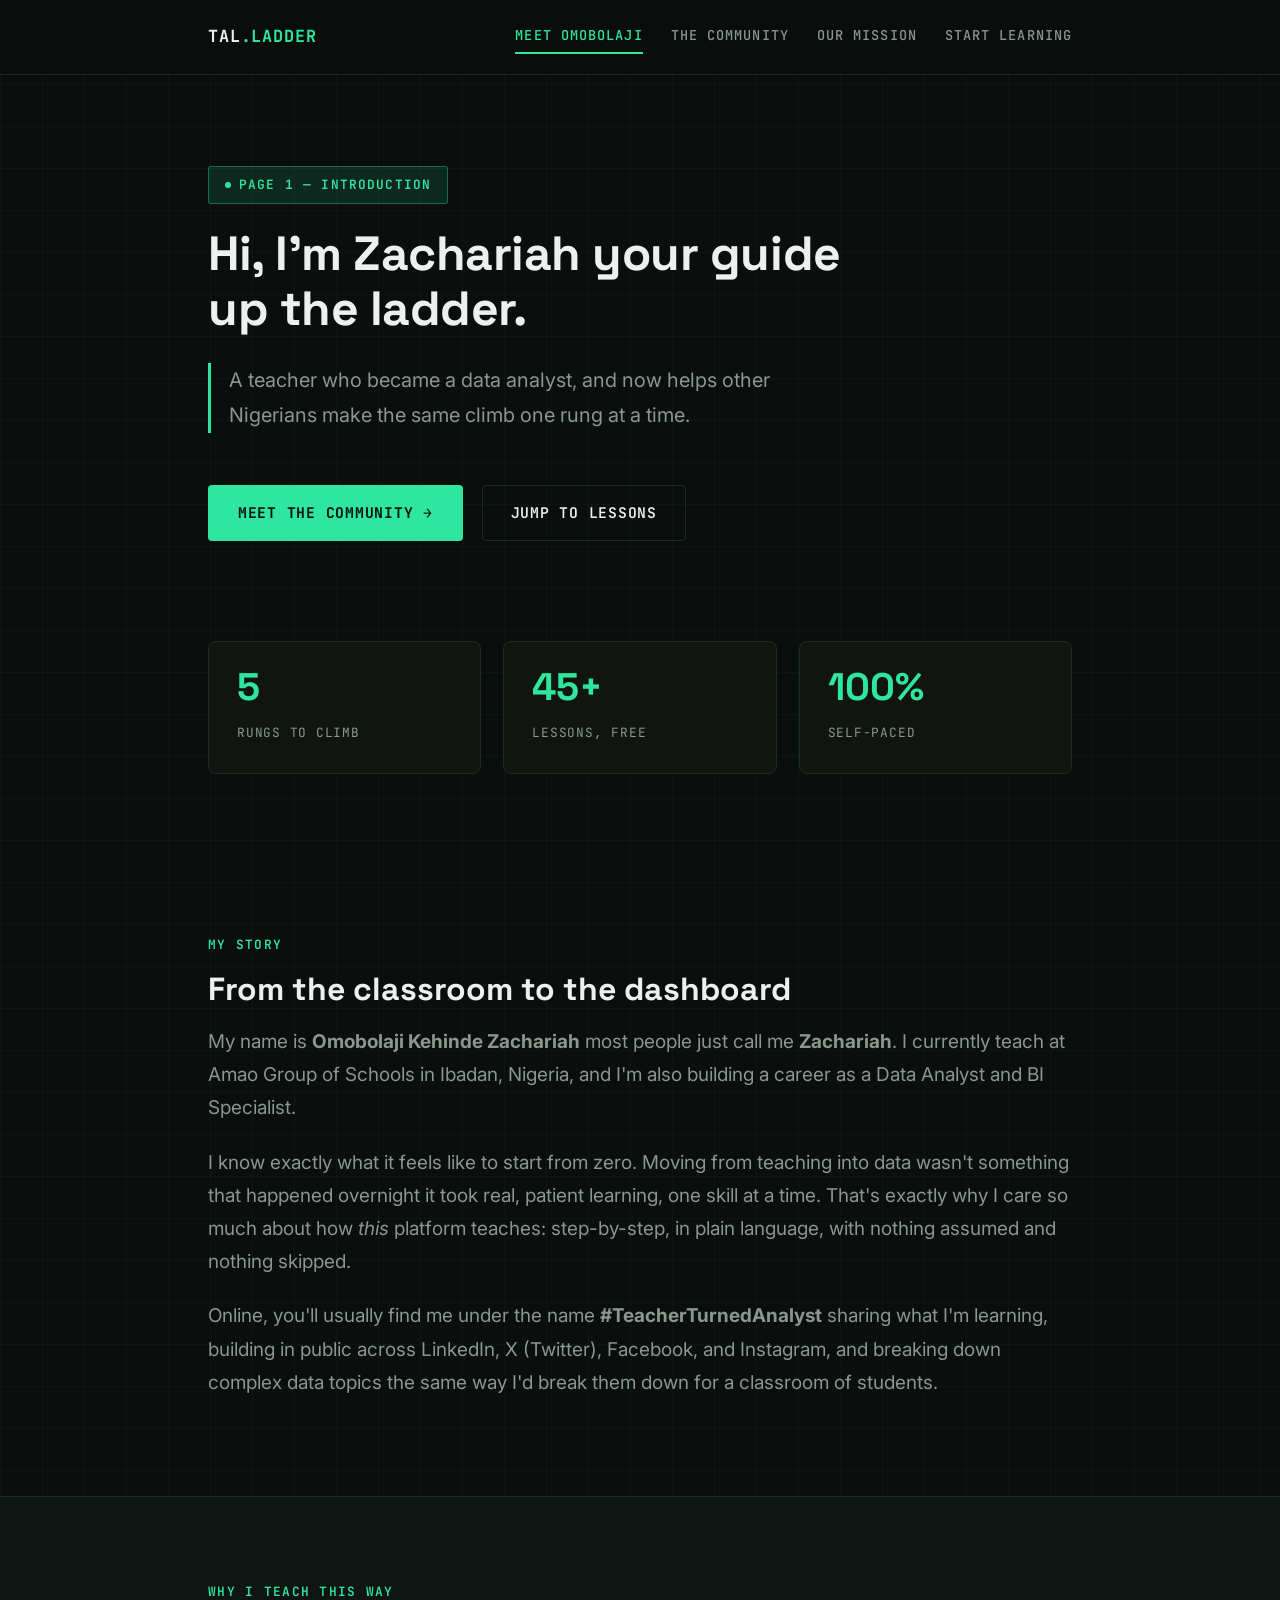
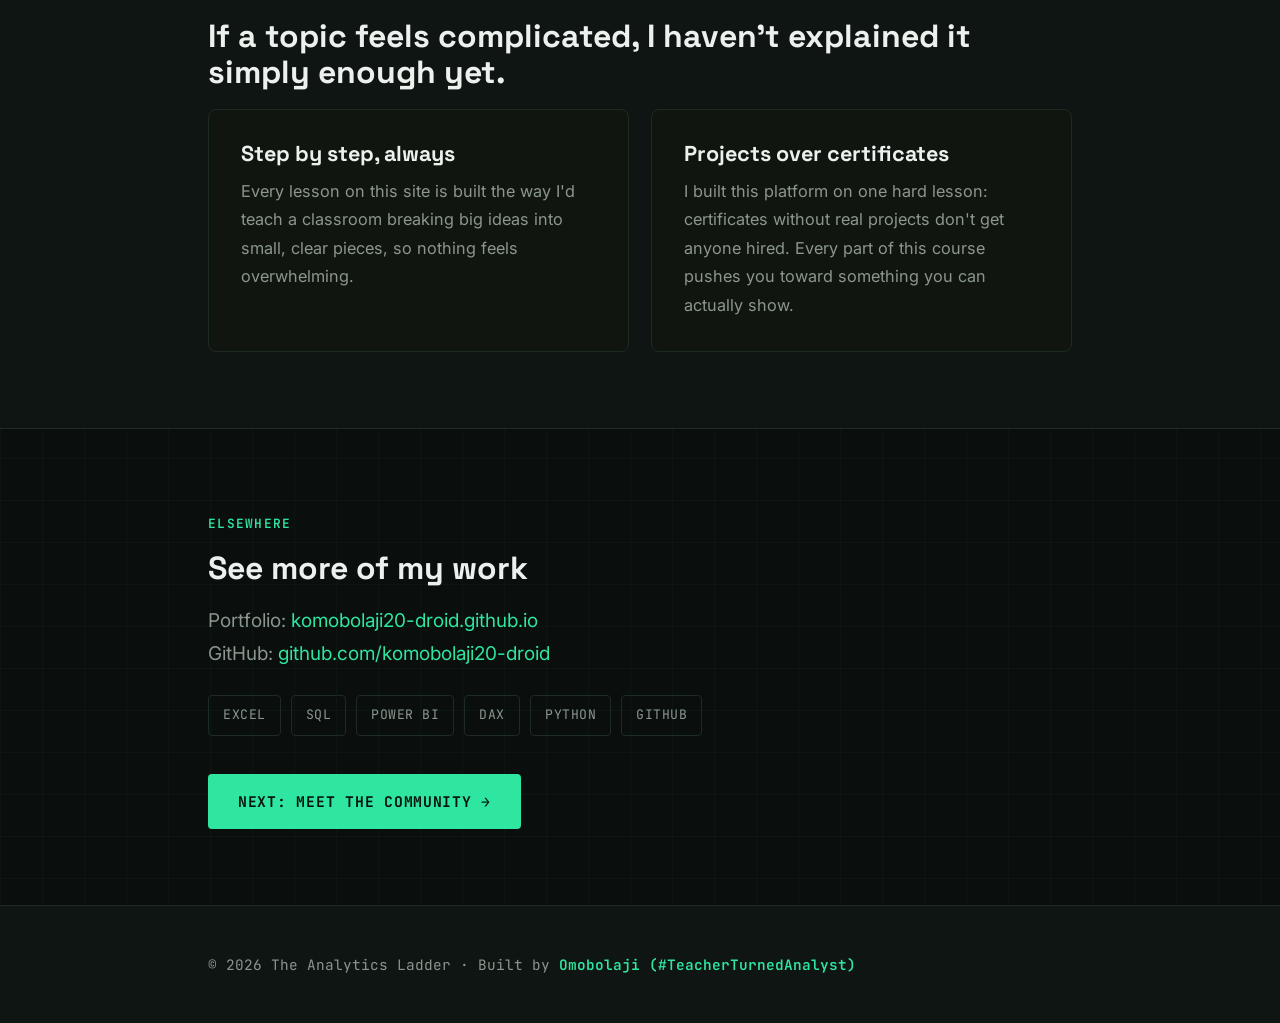
<file: index.html>
<!DOCTYPE html>
<html lang="en">
<head>
<meta charset="UTF-8">
<meta name="viewport" content="width=device-width, initial-scale=1.0">
<title>The Analytics Ladder : Meet Your Guide</title>
<link rel="stylesheet" href="css/style.css">
</head>
<body>

<nav class="rail">
  <div class="wrap">
    <div class="rail-brand">TAL<span class="rung-mark">.LADDER</span></div>
    <div class="rail-links">
      <a href="index.html" class="active">Meet Omobolaji</a>
      <a href="community.html">The Community</a>
      <a href="mission.html">Our Mission</a>
      <a href="toc.html">Start Learning</a>
    </div>
  </div>
</nav>

<header class="hero">
  <div class="wrap">
    <span class="eyebrow">Page 1 — Introduction</span>
    <h1>Hi, I'm Zachariah your guide up the ladder.</h1>
    <p class="lead">A teacher who became a data analyst, and now helps other Nigerians make the same climb  one rung at a time.</p>
    <a href="community.html" class="btn">Meet the Community →</a>
    <a href="toc.html" class="btn-outline">Jump to Lessons</a>
  </div>
</header>

<section class="block" style="padding-top: 0;">
  <div class="wrap">
    <div class="grid-3">
      <div class="stat-card">
        <span class="num">5</span>
        <span class="label">Rungs to Climb</span>
      </div>
      <div class="stat-card">
        <span class="num">45+</span>
        <span class="label">Lessons, Free</span>
      </div>
      <div class="stat-card">
        <span class="num">100%</span>
        <span class="label">Self-Paced</span>
      </div>
    </div>
  </div>
</section>

<section class="block">
  <div class="wrap">
    <span class="section-label">My Story</span>
    <h2>From the classroom to the dashboard</h2>
    <p>My name is <strong>Omobolaji Kehinde Zachariah</strong> most people just call me <strong>Zachariah</strong>. I currently teach at Amao Group of Schools in Ibadan, Nigeria, and I'm also building a career as a Data Analyst and BI Specialist.</p>
    <p>I know exactly what it feels like to start from zero. Moving from teaching into data wasn't something that happened overnight  it took real, patient learning, one skill at a time. That's exactly why I care so much about how <em>this</em> platform teaches: step-by-step, in plain language, with nothing assumed and nothing skipped.</p>
    <p>Online, you'll usually find me under the name <strong>#TeacherTurnedAnalyst</strong> sharing what I'm learning, building in public across LinkedIn, X (Twitter), Facebook, and Instagram, and breaking down complex data topics the same way I'd break them down for a classroom of students.</p>
  </div>
</section>

<section class="block alt">
  <div class="wrap">
    <span class="section-label">Why I Teach This Way</span>
    <h2>If a topic feels complicated, I haven't explained it simply enough yet.</h2>
    <div class="grid-2">
      <div class="card">
        <h3> Step by step, always</h3>
        <p>Every lesson on this site is built the way I'd teach a classroom  breaking big ideas into small, clear pieces, so nothing feels overwhelming.</p>
      </div>
      <div class="card">
        <h3> Projects over certificates</h3>
        <p>I built this platform on one hard lesson: certificates without real projects don't get anyone hired. Every part of this course pushes you toward something you can actually show.</p>
      </div>
    </div>
  </div>
</section>

<section class="block">
  <div class="wrap">
    <span class="section-label">Elsewhere</span>
    <h2>See more of my work</h2>
    <p>Portfolio: <a href="https://komobolaji20-droid.github.io" target="_blank" rel="noopener">komobolaji20-droid.github.io</a><br>
    GitHub: <a href="https://github.com/komobolaji20-droid" target="_blank" rel="noopener">github.com/komobolaji20-droid</a></p>
    <div class="tags" style="margin: 24px 0 8px 0;">
      <span class="tag">Excel</span>
      <span class="tag">SQL</span>
      <span class="tag">Power BI</span>
      <span class="tag">DAX</span>
      <span class="tag">Python</span>
      <span class="tag">GitHub</span>
    </div>
    <a href="community.html" class="btn">Next: Meet the Community →</a>
  </div>
</section>

<footer>
  <div class="wrap">
    &copy; 2026 The Analytics Ladder · Built by <a href="https://komobolaji20-droid.github.io" target="_blank" rel="noopener"> Omobolaji (#TeacherTurnedAnalyst)</a>
  </div>
</footer>

</body>
  </html>
</file>
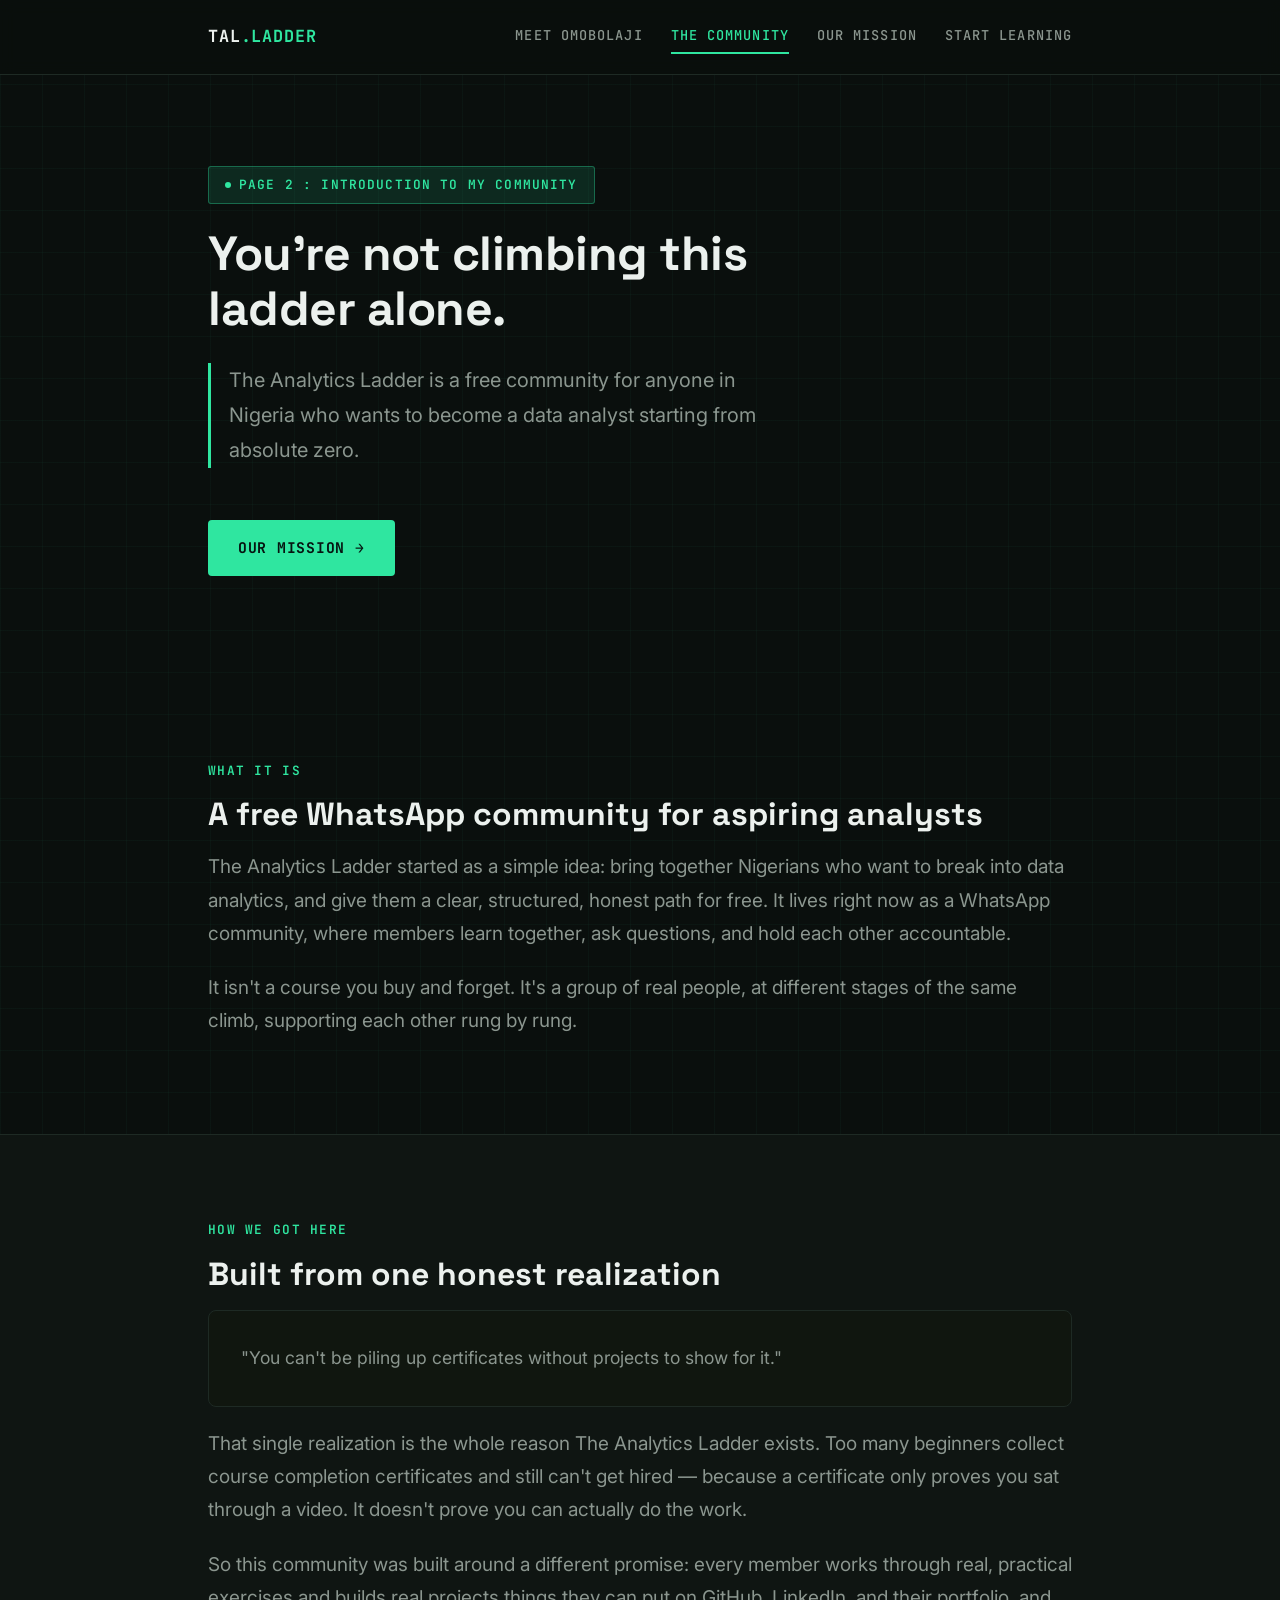
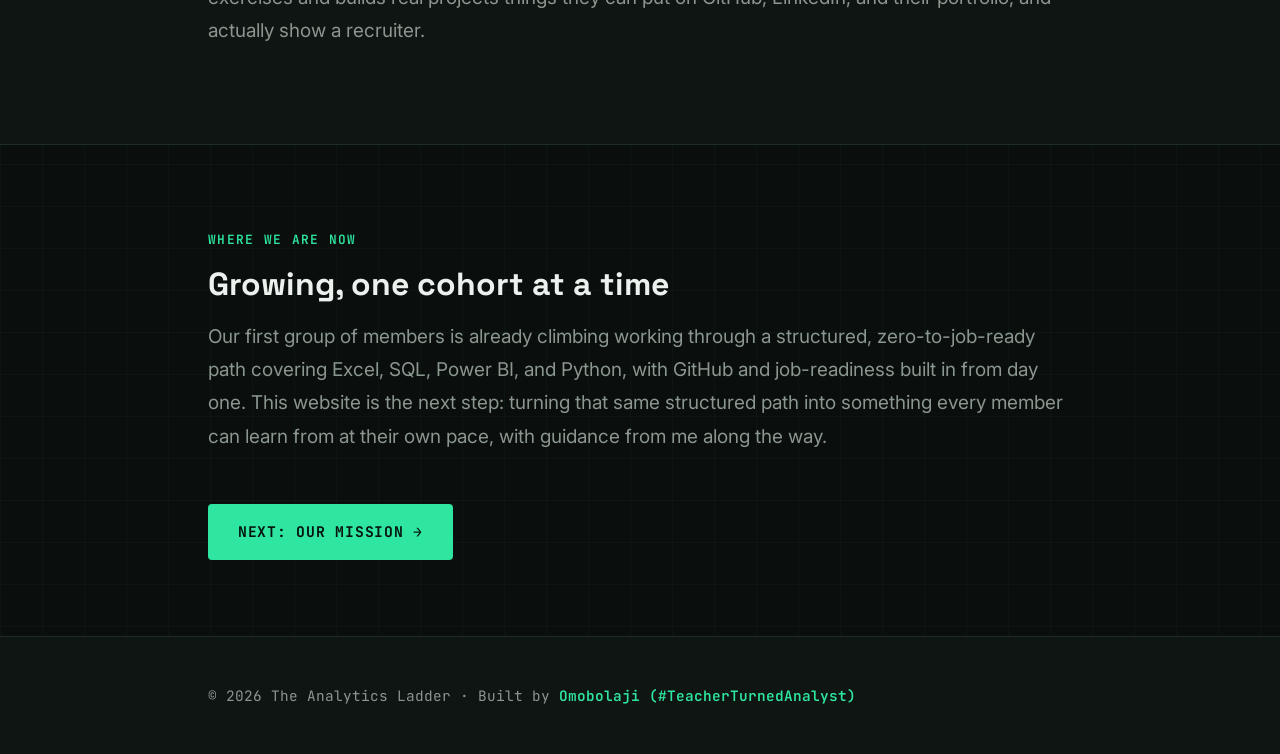
<file: community.html>
<!DOCTYPE html>
<html lang="en">
<head>
<meta charset="UTF-8">
<meta name="viewport" content="width=device-width, initial-scale=1.0">
<title>The Analytics Ladder : About the Community</title>
<link rel="stylesheet" href="css/style.css">
</head>
<body>

<nav class="rail">
  <div class="wrap">
    <div class="rail-brand">TAL<span class="rung-mark">.LADDER</span></div>
    <div class="rail-links">
      <a href="index.html">Meet Omobolaji</a>
      <a href="community.html" class="active">The Community</a>
      <a href="mission.html">Our Mission</a>
      <a href="toc.html">Start Learning</a>
    </div>
  </div>
</nav>

<header class="hero">
  <div class="wrap">
    <span class="eyebrow">Page 2 : Introduction to My Community</span>
    <h1>You're not climbing this ladder alone.</h1>
    <p class="lead">The Analytics Ladder is a free community for anyone in Nigeria who wants to become a data analyst  starting from absolute zero.</p>
    <a href="mission.html" class="btn">Our Mission →</a>
  </div>
</header>

<section class="block">
  <div class="wrap">
    <span class="section-label">What It Is</span>
    <h2>A free WhatsApp community for aspiring analysts</h2>
    <p>The Analytics Ladder started as a simple idea: bring together Nigerians who want to break into data analytics, and give them a clear, structured, honest path for free. It lives right now as a WhatsApp community, where members learn together, ask questions, and hold each other accountable.</p>
    <p>It isn't a course you buy and forget. It's a group of real people, at different stages of the same climb, supporting each other rung by rung.</p>
  </div>
</section>

<section class="block alt">
  <div class="wrap">
    <span class="section-label">How We Got Here</span>
    <h2>Built from one honest realization</h2>
    <div class="card">
      <p style="font-size: 1.1rem; margin:0;">"You can't be piling up certificates without projects to show for it."</p>
    </div>
    <p style="margin-top:20px;">That single realization is the whole reason The Analytics Ladder exists. Too many beginners collect course completion certificates and still can't get hired — because a certificate only proves you sat through a video. It doesn't prove you can actually do the work.</p>
    <p>So this community was built around a different promise: every member works through real, practical exercises and builds real projects things they can put on GitHub, LinkedIn, and their portfolio, and actually show a recruiter.</p>
  </div>
</section>

<section class="block">
  <div class="wrap">
    <span class="section-label">Where We Are Now</span>
    <h2>Growing, one cohort at a time</h2>
    <p>Our first group of members is already climbing working through a structured, zero-to-job-ready path covering Excel, SQL, Power BI, and Python, with GitHub and job-readiness built in from day one. This website is the next step: turning that same structured path into something every member can learn from at their own pace, with guidance from me along the way.</p>
    <a href="mission.html" class="btn">Next: Our Mission →</a>
  </div>
</section>

<footer>
  <div class="wrap">
    &copy; 2026 The Analytics Ladder · Built by <a href="https://komobolaji20-droid.github.io" target="_blank" rel="noopener">Omobolaji (#TeacherTurnedAnalyst)</a>
  </div>
</footer>

</body>
      </html>
</file>
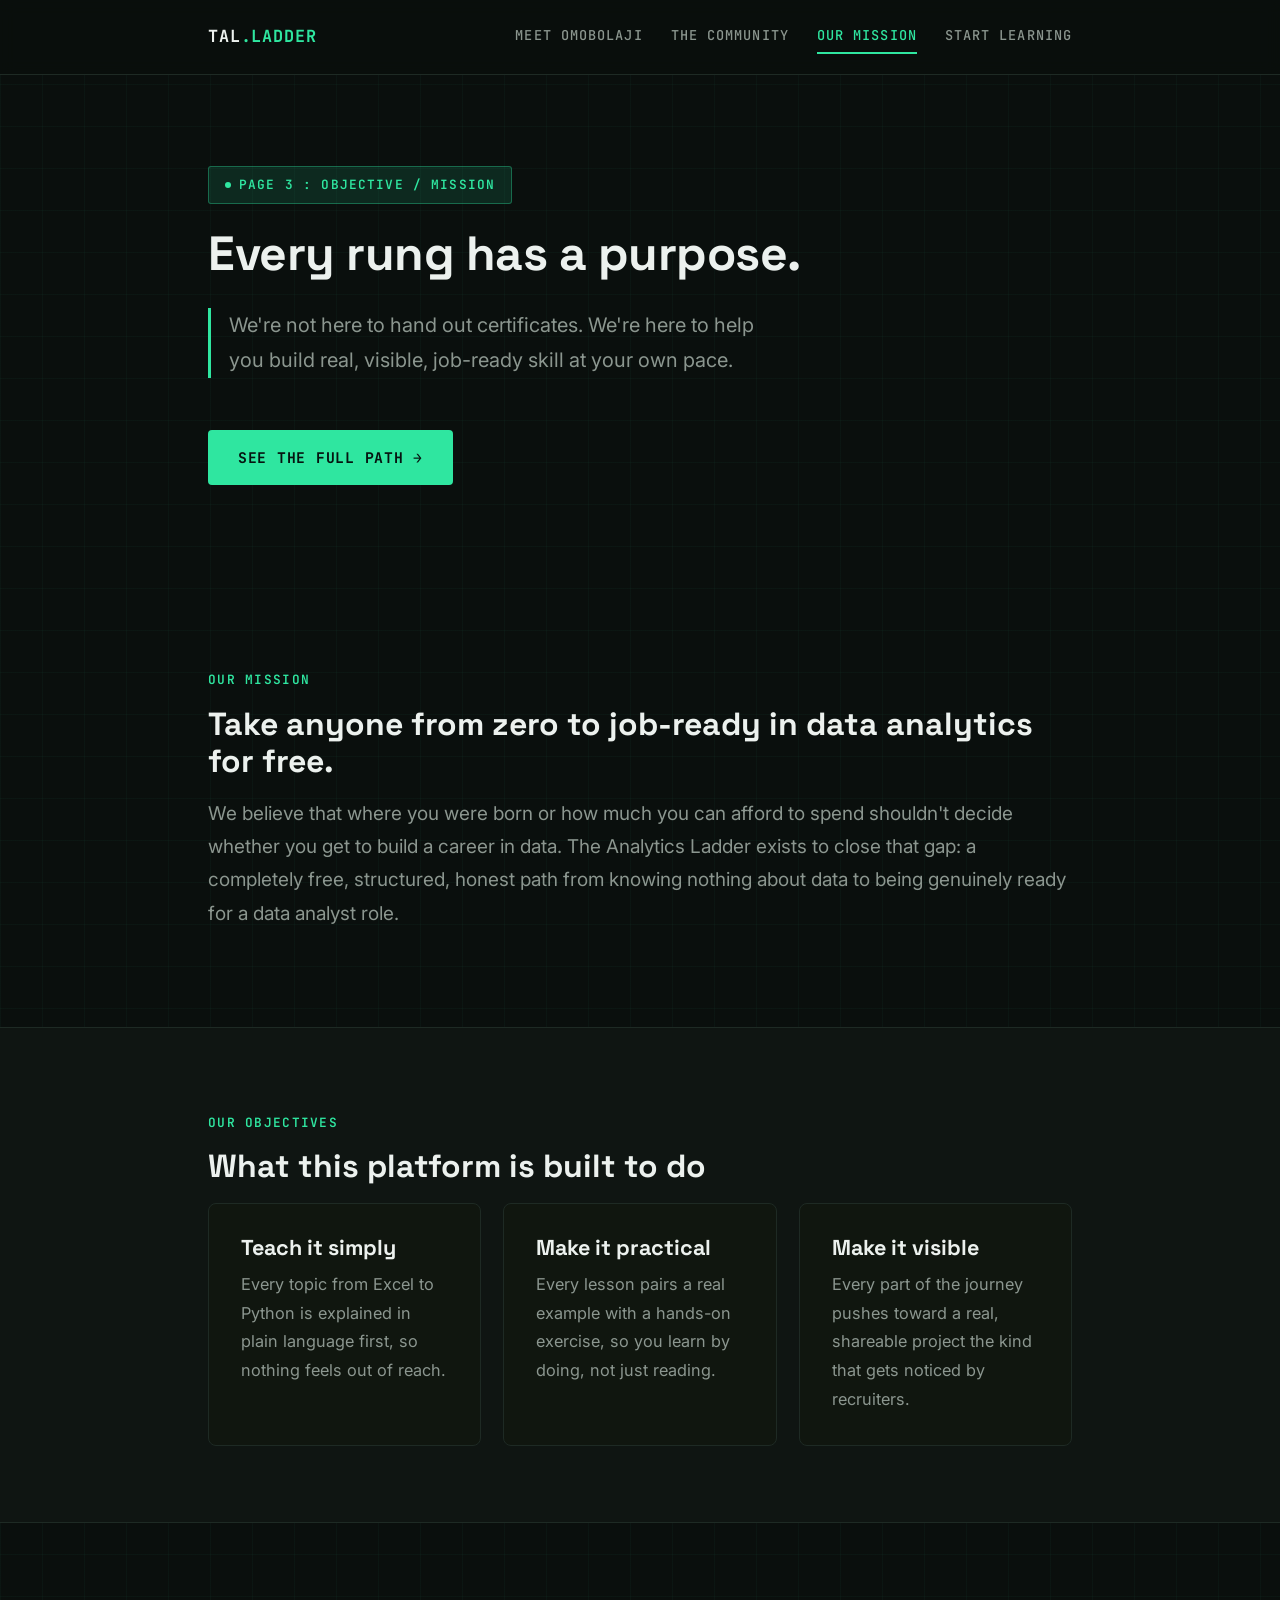
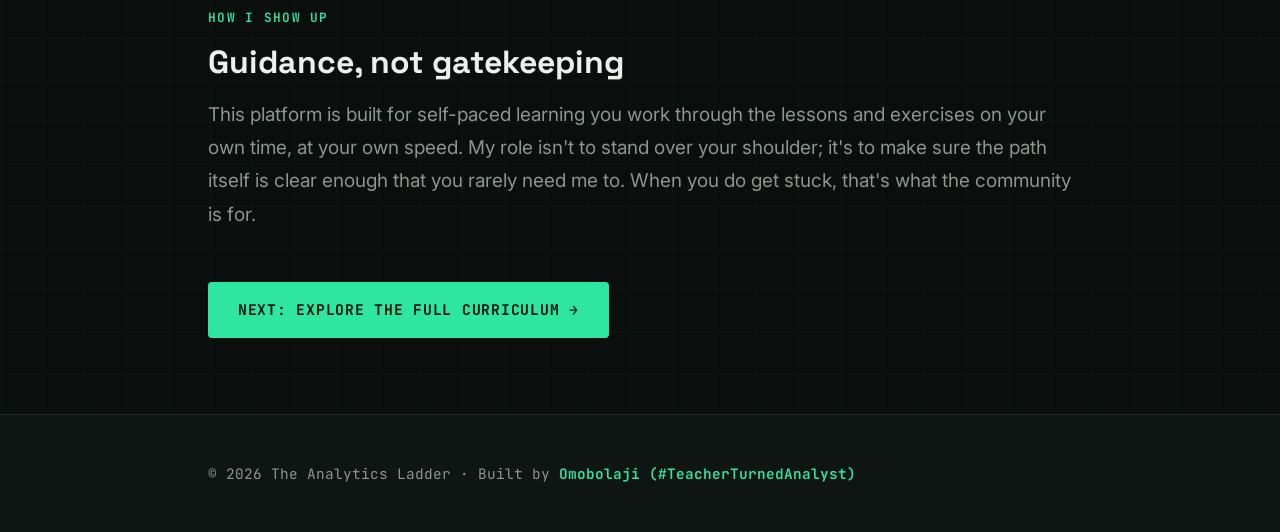
<file: mission.html>
<!DOCTYPE html>
<html lang="en">
<head>
<meta charset="UTF-8">
<meta name="viewport" content="width=device-width, initial-scale=1.0">
<title>The Analytics Ladder : Mission & Objective</title>
<link rel="stylesheet" href="css/style.css">
</head>
<body>

<nav class="rail">
  <div class="wrap">
    <div class="rail-brand">TAL<span class="rung-mark">.LADDER</span></div>
    <div class="rail-links">
      <a href="index.html">Meet Omobolaji</a>
      <a href="community.html">The Community</a>
      <a href="mission.html" class="active">Our Mission</a>
      <a href="toc.html">Start Learning</a>
    </div>
  </div>
</nav>

<header class="hero">
  <div class="wrap">
    <span class="eyebrow">Page 3 : Objective / Mission</span>
    <h1>Every rung has a purpose.</h1>
    <p class="lead">We're not here to hand out certificates. We're here to help you build real, visible, job-ready skill  at your own pace.</p>
    <a href="toc.html" class="btn">See the Full Path →</a>
  </div>
</header>

<section class="block">
  <div class="wrap">
    <span class="section-label">Our Mission</span>
    <h2>Take anyone from zero to job-ready in data analytics for free.</h2>
    <p>We believe that where you were born or how much you can afford to spend shouldn't decide whether you get to build a career in data. The Analytics Ladder exists to close that gap: a completely free, structured, honest path from knowing nothing about data to being genuinely ready for a data analyst role.</p>
  </div>
</section>

<section class="block alt">
  <div class="wrap">
    <span class="section-label">Our Objectives</span>
    <h2>What this platform is built to do</h2>
    <div class="grid-3">
      <div class="card">
        <h3> Teach it simply</h3>
        <p>Every topic  from Excel to Python is explained in plain language first, so nothing feels out of reach.</p>
      </div>
      <div class="card">
        <h3> Make it practical</h3>
        <p>Every lesson pairs a real example with a hands-on exercise, so you learn by doing, not just reading.</p>
      </div>
      <div class="card">
        <h3> Make it visible</h3>
        <p>Every part of the journey pushes toward a real, shareable project the kind that gets noticed by recruiters.</p>
      </div>
    </div>
  </div>
</section>

<section class="block">
  <div class="wrap">
    <span class="section-label">How I Show Up</span>
    <h2>Guidance, not gatekeeping</h2>
    <p>This platform is built for self-paced learning  you work through the lessons and exercises on your own time, at your own speed. My role isn't to stand over your shoulder; it's to make sure the path itself is clear enough that you rarely need me to. When you do get stuck, that's what the community is for.</p>
    <a href="toc.html" class="btn">Next: Explore the Full Curriculum →</a>
  </div>
</section>

<footer>
  <div class="wrap">
    &copy; 2026 The Analytics Ladder · Built by <a href="https://komobolaji20-droid.github.io" target="_blank" rel="noopener">Omobolaji (#TeacherTurnedAnalyst)</a>
  </div>
</footer>

</body>
  </html>
</file>
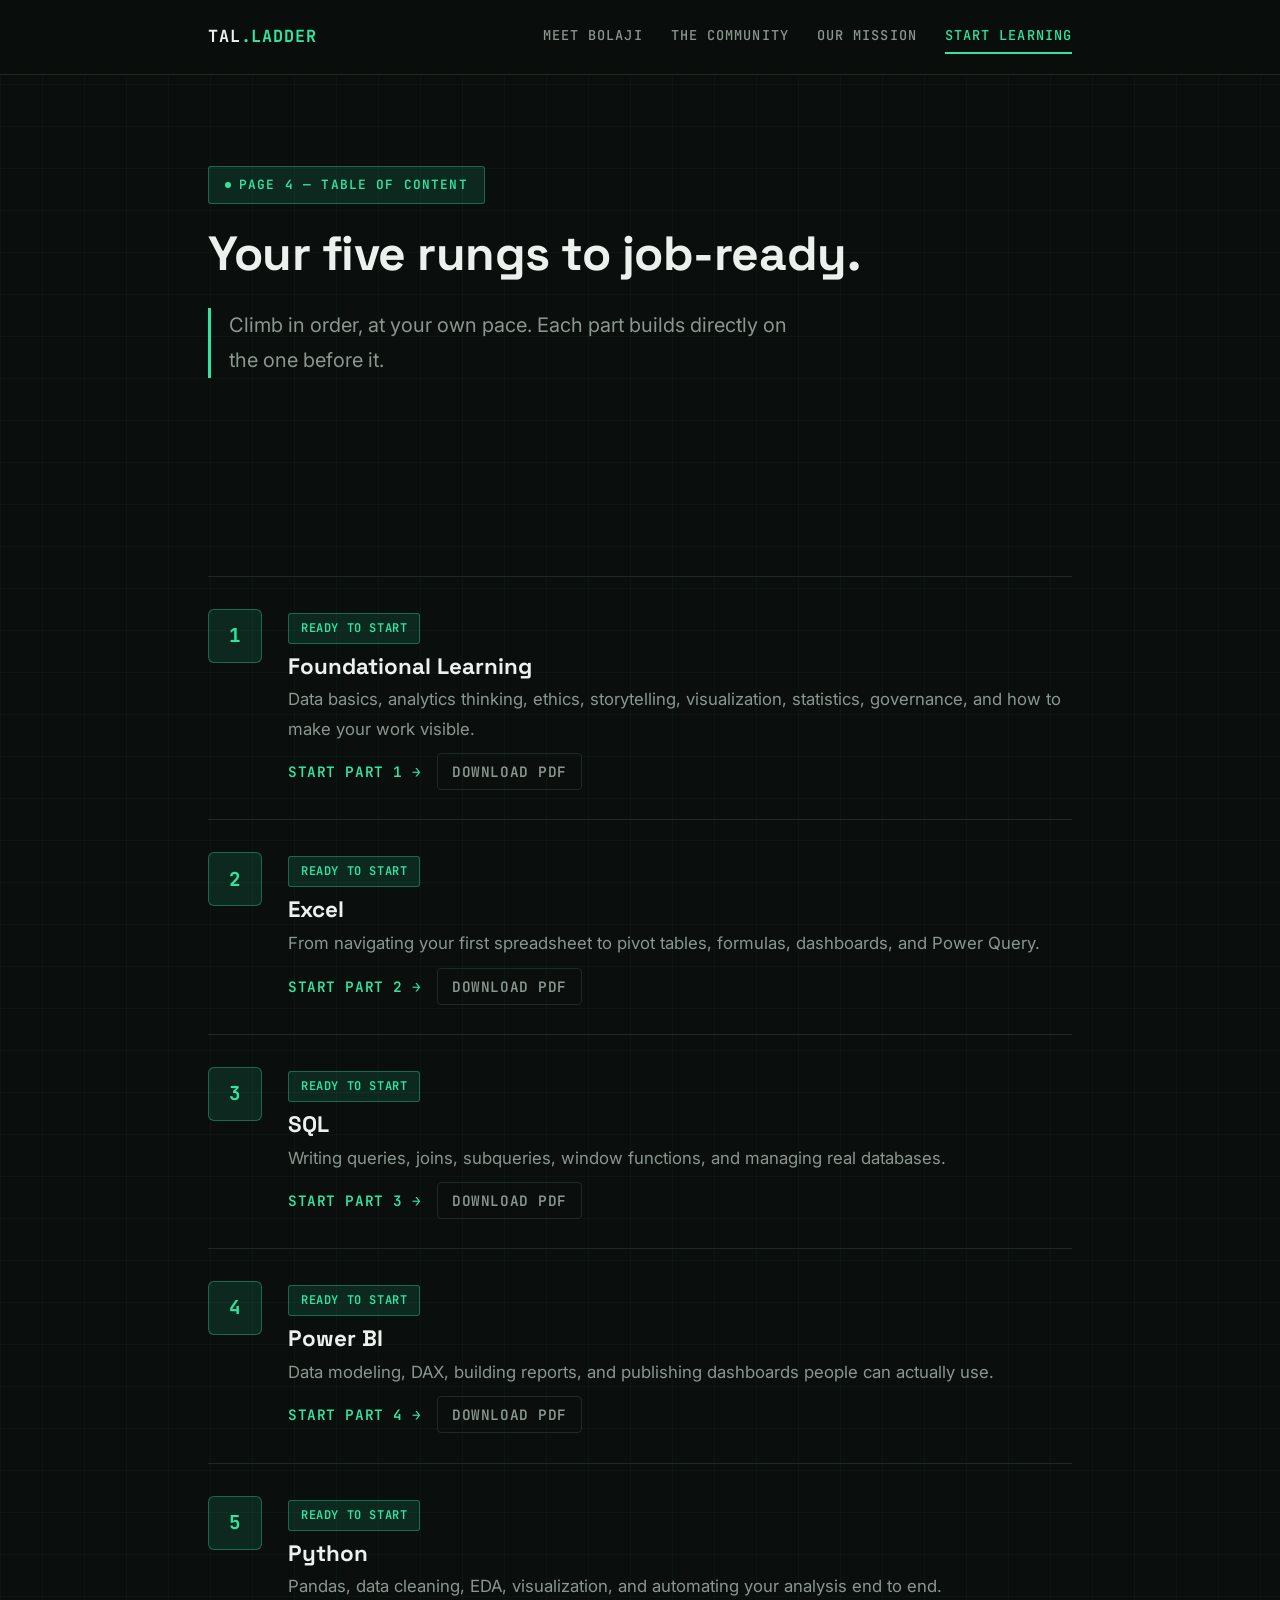
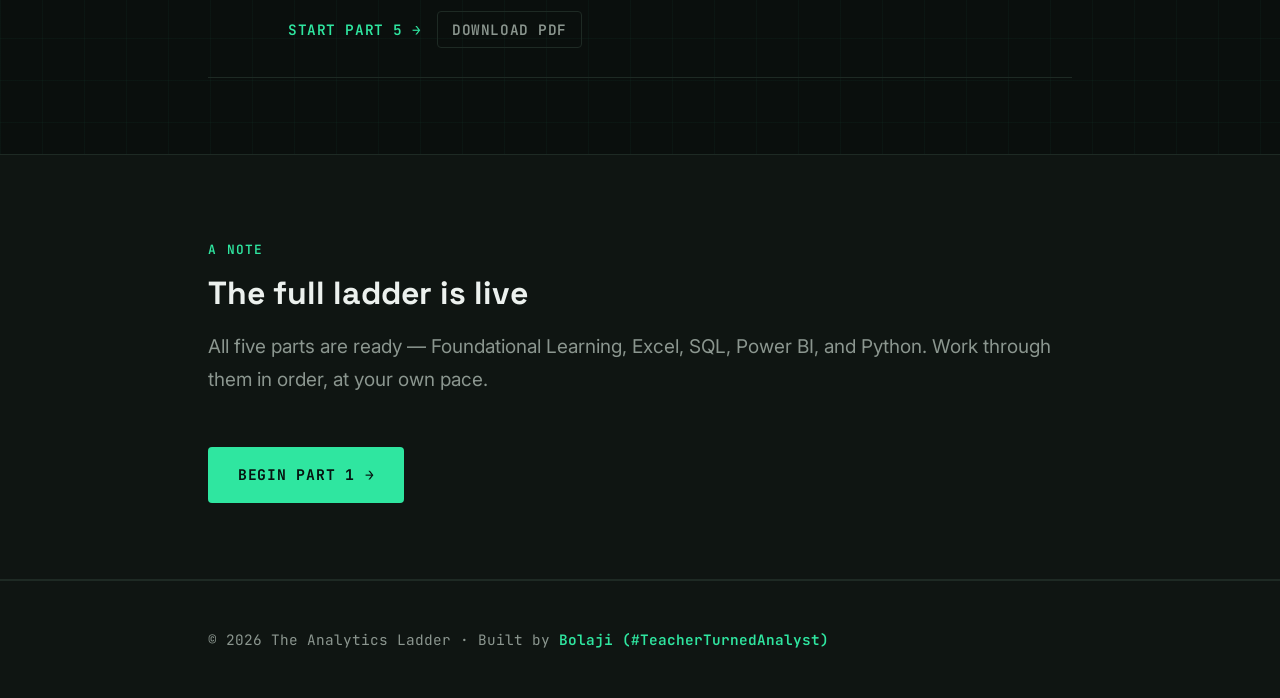
<file: toc.html>
<!DOCTYPE html>
<html lang="en">
<head>
<meta charset="UTF-8">
<meta name="viewport" content="width=device-width, initial-scale=1.0">
<title>The Analytics Ladder — Table of Content</title>
<link rel="stylesheet" href="css/style.css">
</head>
<body>

<nav class="rail">
  <div class="wrap">
    <div class="rail-brand">TAL<span class="rung-mark">.LADDER</span></div>
    <div class="rail-links">
      <a href="index.html">Meet Bolaji</a>
      <a href="community.html">The Community</a>
      <a href="mission.html">Our Mission</a>
      <a href="toc.html" class="active">Start Learning</a>
    </div>
  </div>
</nav>

<header class="hero">
  <div class="wrap">
    <span class="eyebrow">Page 4 — Table of Content</span>
    <h1>Your five rungs to job-ready.</h1>
    <p class="lead">Climb in order, at your own pace. Each part builds directly on the one before it.</p>
  </div>
</header>

<section class="block">
  <div class="wrap">
    <ul class="ladder-list">
      <li class="rung">
        <div class="rung-num">1</div>
        <div class="rung-body">
          <span class="status ready">Ready to start</span>
          <h3>Foundational Learning</h3>
          <p>Data basics, analytics thinking, ethics, storytelling, visualization, statistics, governance, and how to make your work visible.</p>
          <a href="lessons/part1.html">Start Part 1 →</a>
          <a href="part1-foundational-learning.pdf" download class="tag" style="margin-left:10px;"> Download PDF</a>
        </div>
      </li>
      <li class="rung">
        <div class="rung-num">2</div>
        <div class="rung-body">
          <span class="status ready">Ready to start</span>
          <h3>Excel</h3>
          <p>From navigating your first spreadsheet to pivot tables, formulas, dashboards, and Power Query.</p>
          <a href="lessons/part2.html">Start Part 2 →</a>
          <a href="part2-excel.pdf" download class="tag" style="margin-left:10px;"> Download PDF</a>
        </div>
      </li>
      <li class="rung">
        <div class="rung-num">3</div>
        <div class="rung-body">
          <span class="status ready">Ready to start</span>
          <h3>SQL</h3>
          <p>Writing queries, joins, subqueries, window functions, and managing real databases.</p>
          <a href="lessons/part3.html">Start Part 3 →</a>
          <a href="part3-sql.pdf" download class="tag" style="margin-left:10px;"> Download PDF</a>
        </div>
      </li>
      <li class="rung">
        <div class="rung-num">4</div>
        <div class="rung-body">
          <span class="status ready">Ready to start</span>
          <h3>Power BI</h3>
          <p>Data modeling, DAX, building reports, and publishing dashboards people can actually use.</p>
          <a href="lessons/part4.html">Start Part 4 →</a>
          <a href="part4-power-bi.pdf" download class="tag" style="margin-left:10px;"> Download PDF</a>
        </div>
      </li>
      <li class="rung">
        <div class="rung-num">5</div>
        <div class="rung-body">
          <span class="status ready">Ready to start</span>
          <h3>Python</h3>
          <p>Pandas, data cleaning, EDA, visualization, and automating your analysis end to end.</p>
          <a href="lessons/part5.html">Start Part 5 →</a>
          <a href="part5-python.pdf" download class="tag" style="margin-left:10px;"> Download PDF</a>
        </div>
      </li>
    </ul>
  </div>
</section>

<section class="block alt">
  <div class="wrap">
    <span class="section-label">A Note</span>
    <h2>The full ladder is live</h2>
    <p>All five parts are ready — Foundational Learning, Excel, SQL, Power BI, and Python. Work through them in order, at your own pace.</p>
    <a href="lessons/part1.html" class="btn">Begin Part 1 →</a>
  </div>
</section>

<footer>
  <div class="wrap">
    &copy; 2026 The Analytics Ladder · Built by <a href="https://komobolaji20-droid.github.io" target="_blank" rel="noopener">Bolaji (#TeacherTurnedAnalyst)</a>
  </div>
</footer>

</body>
          </html>
</file>
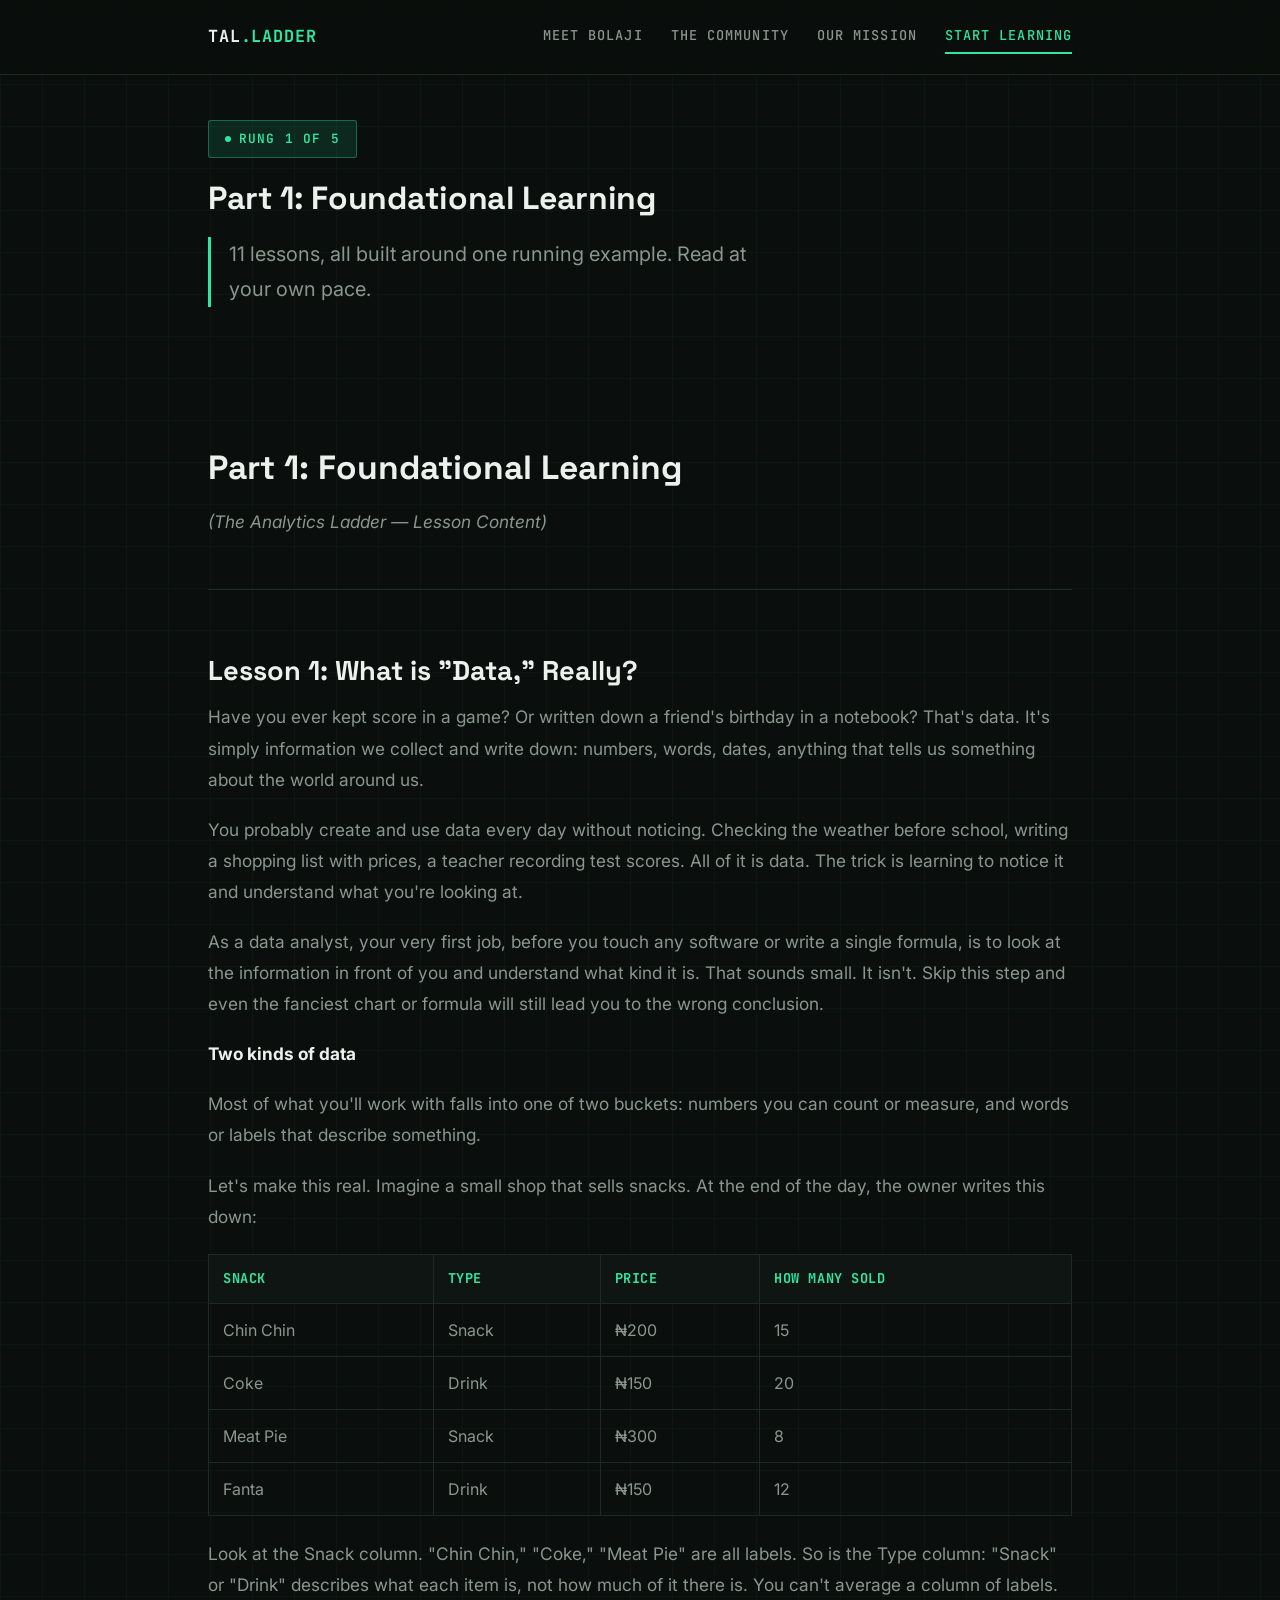
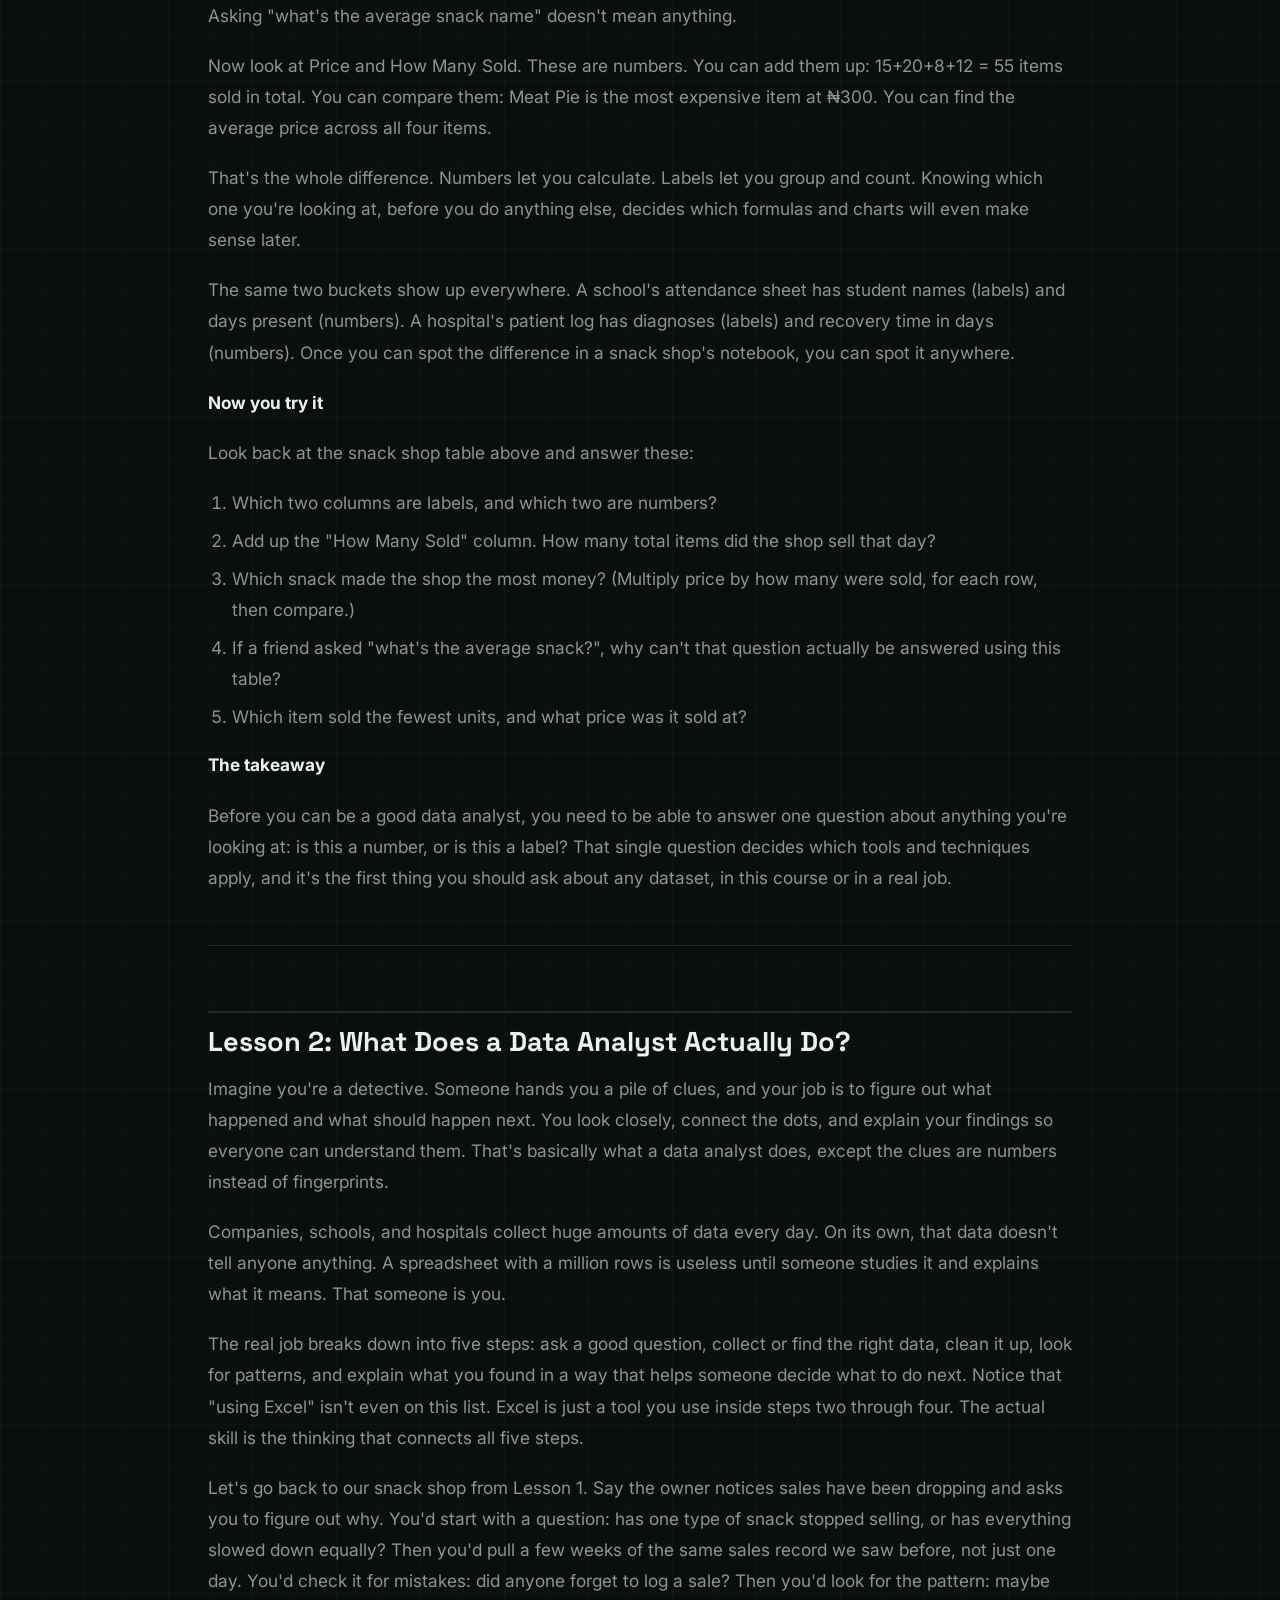
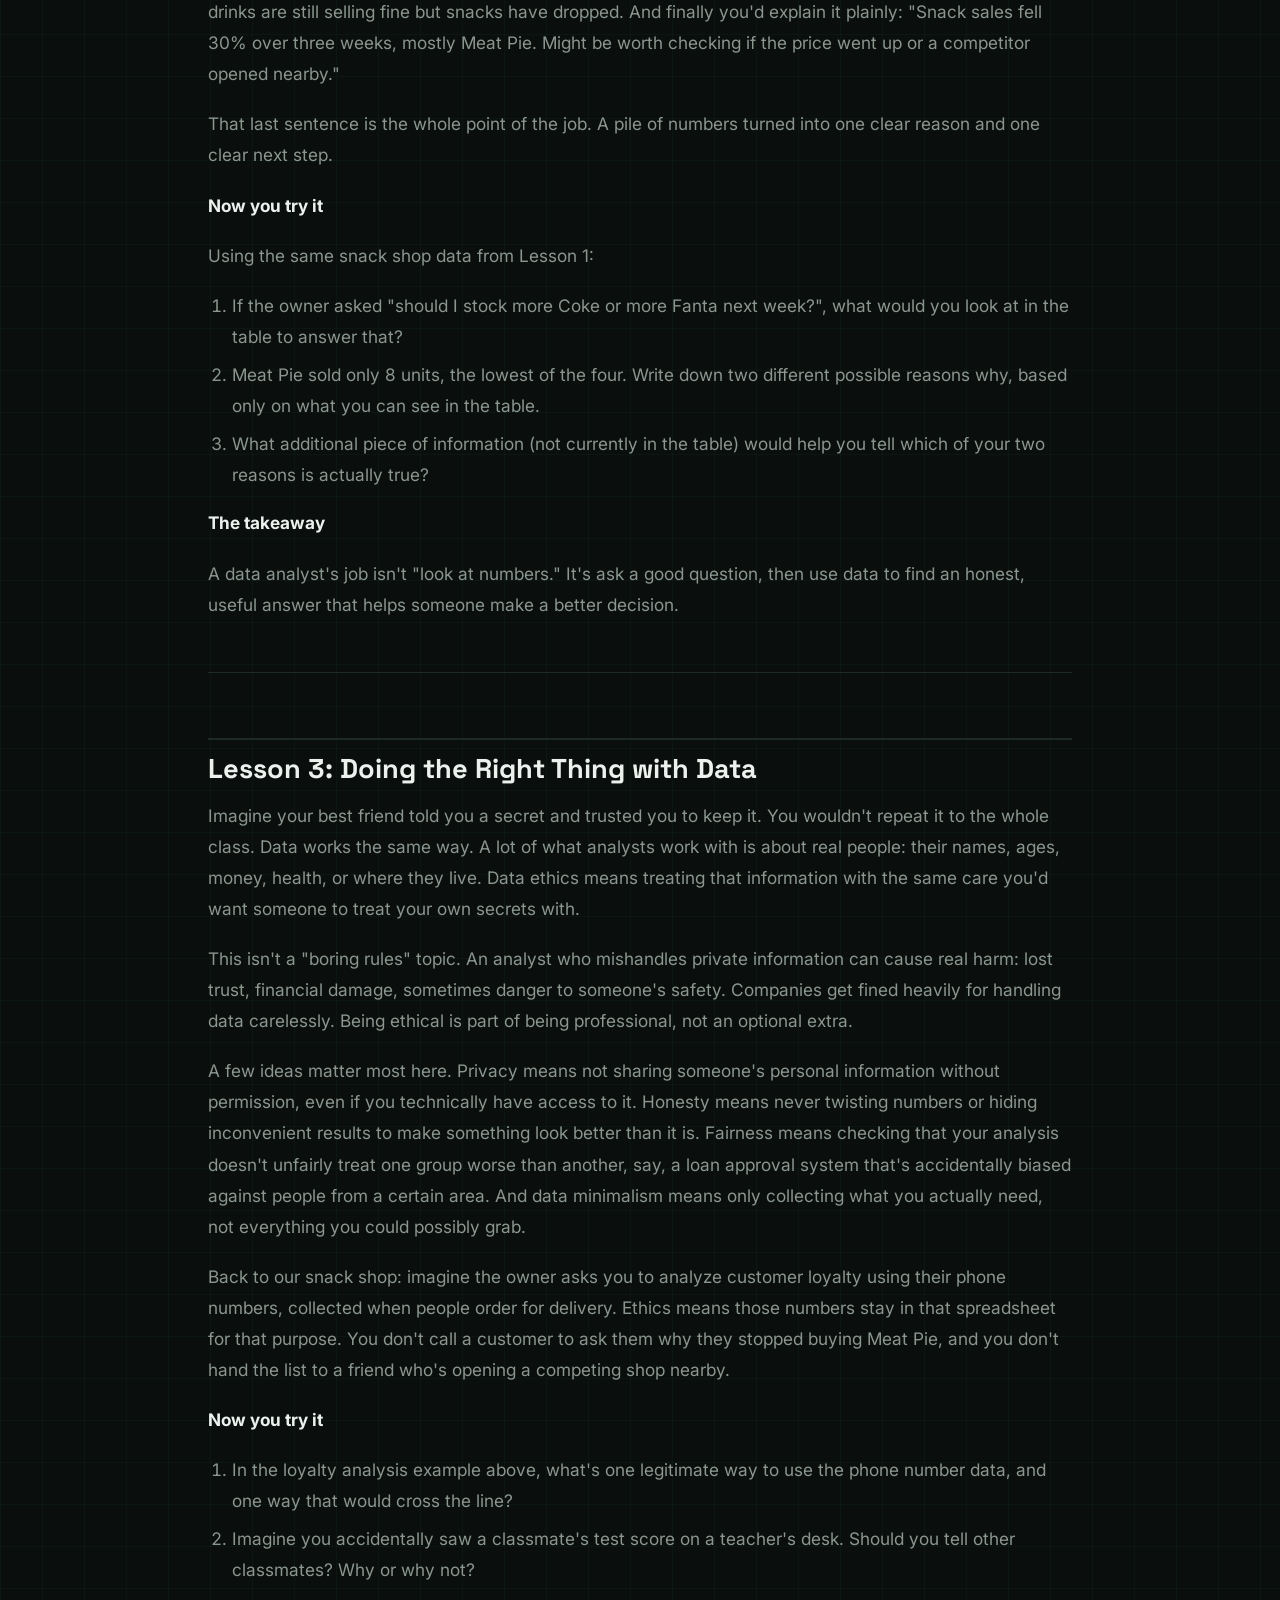
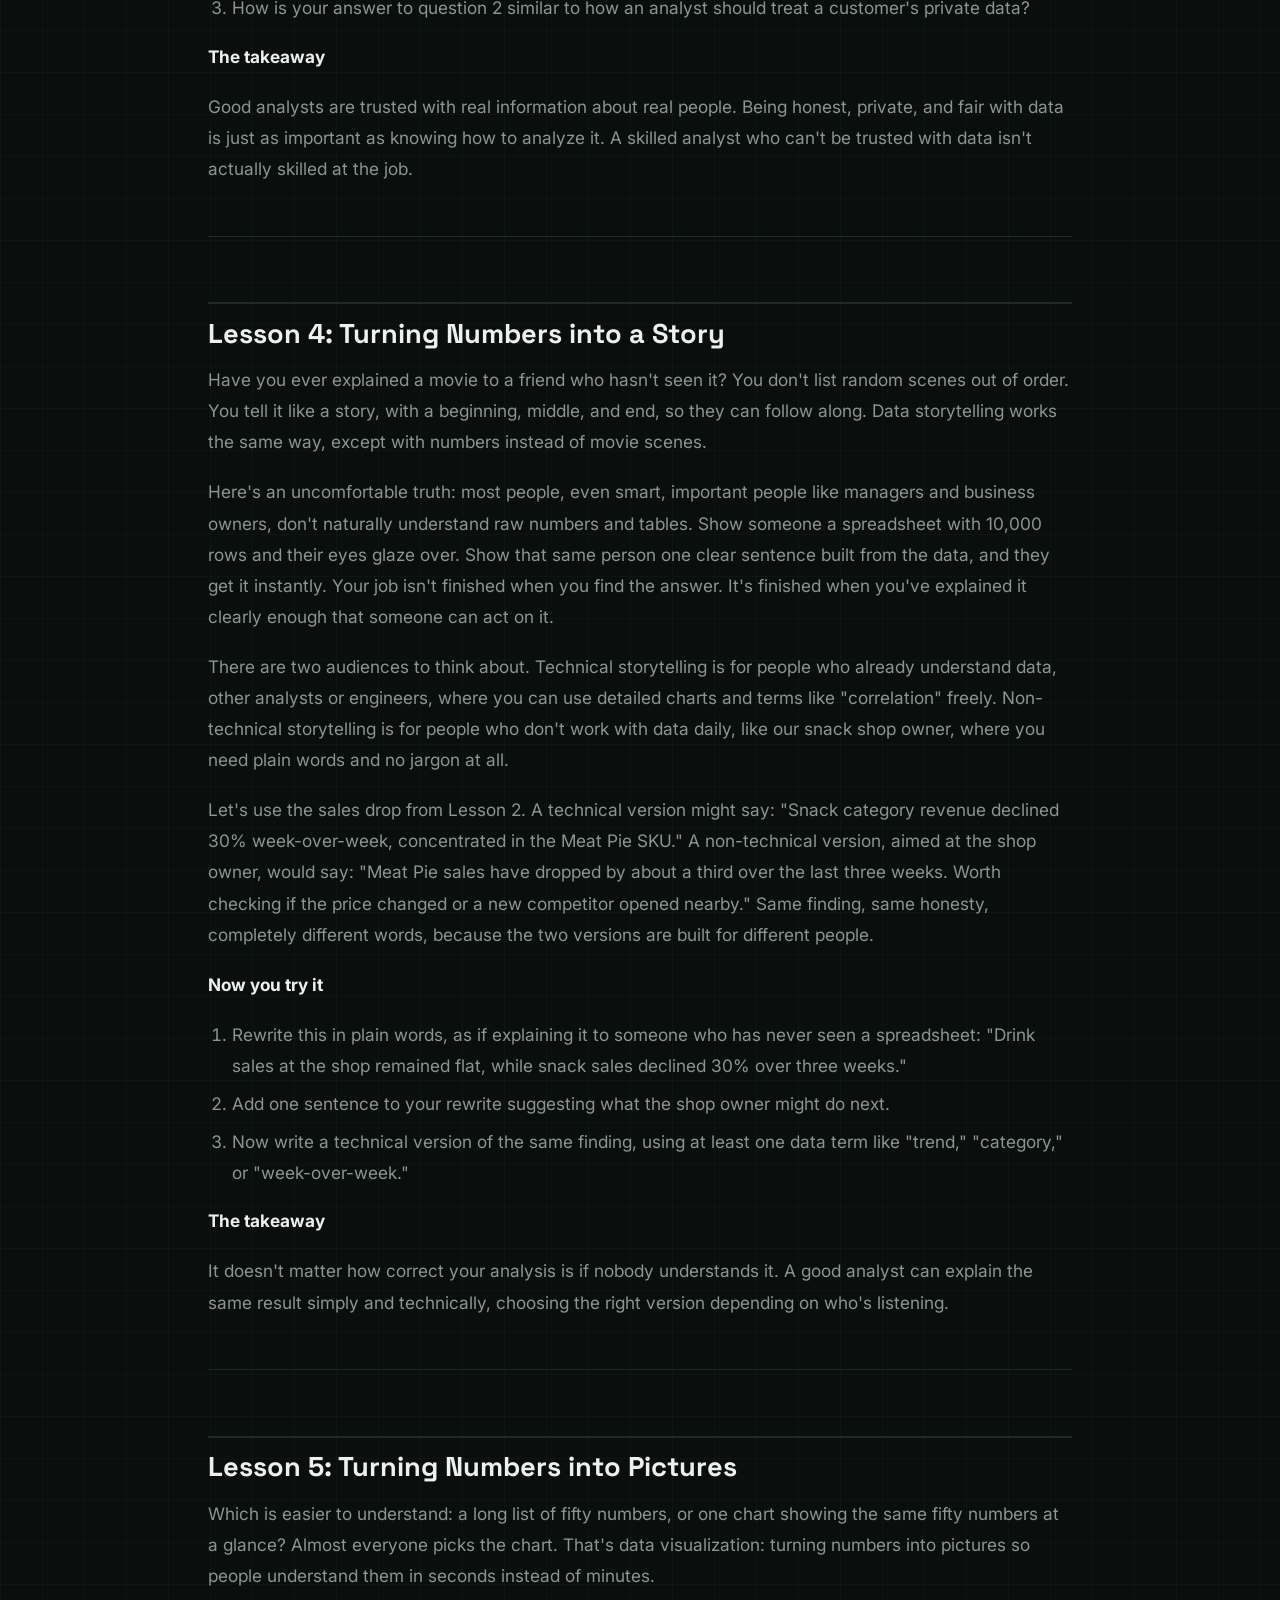
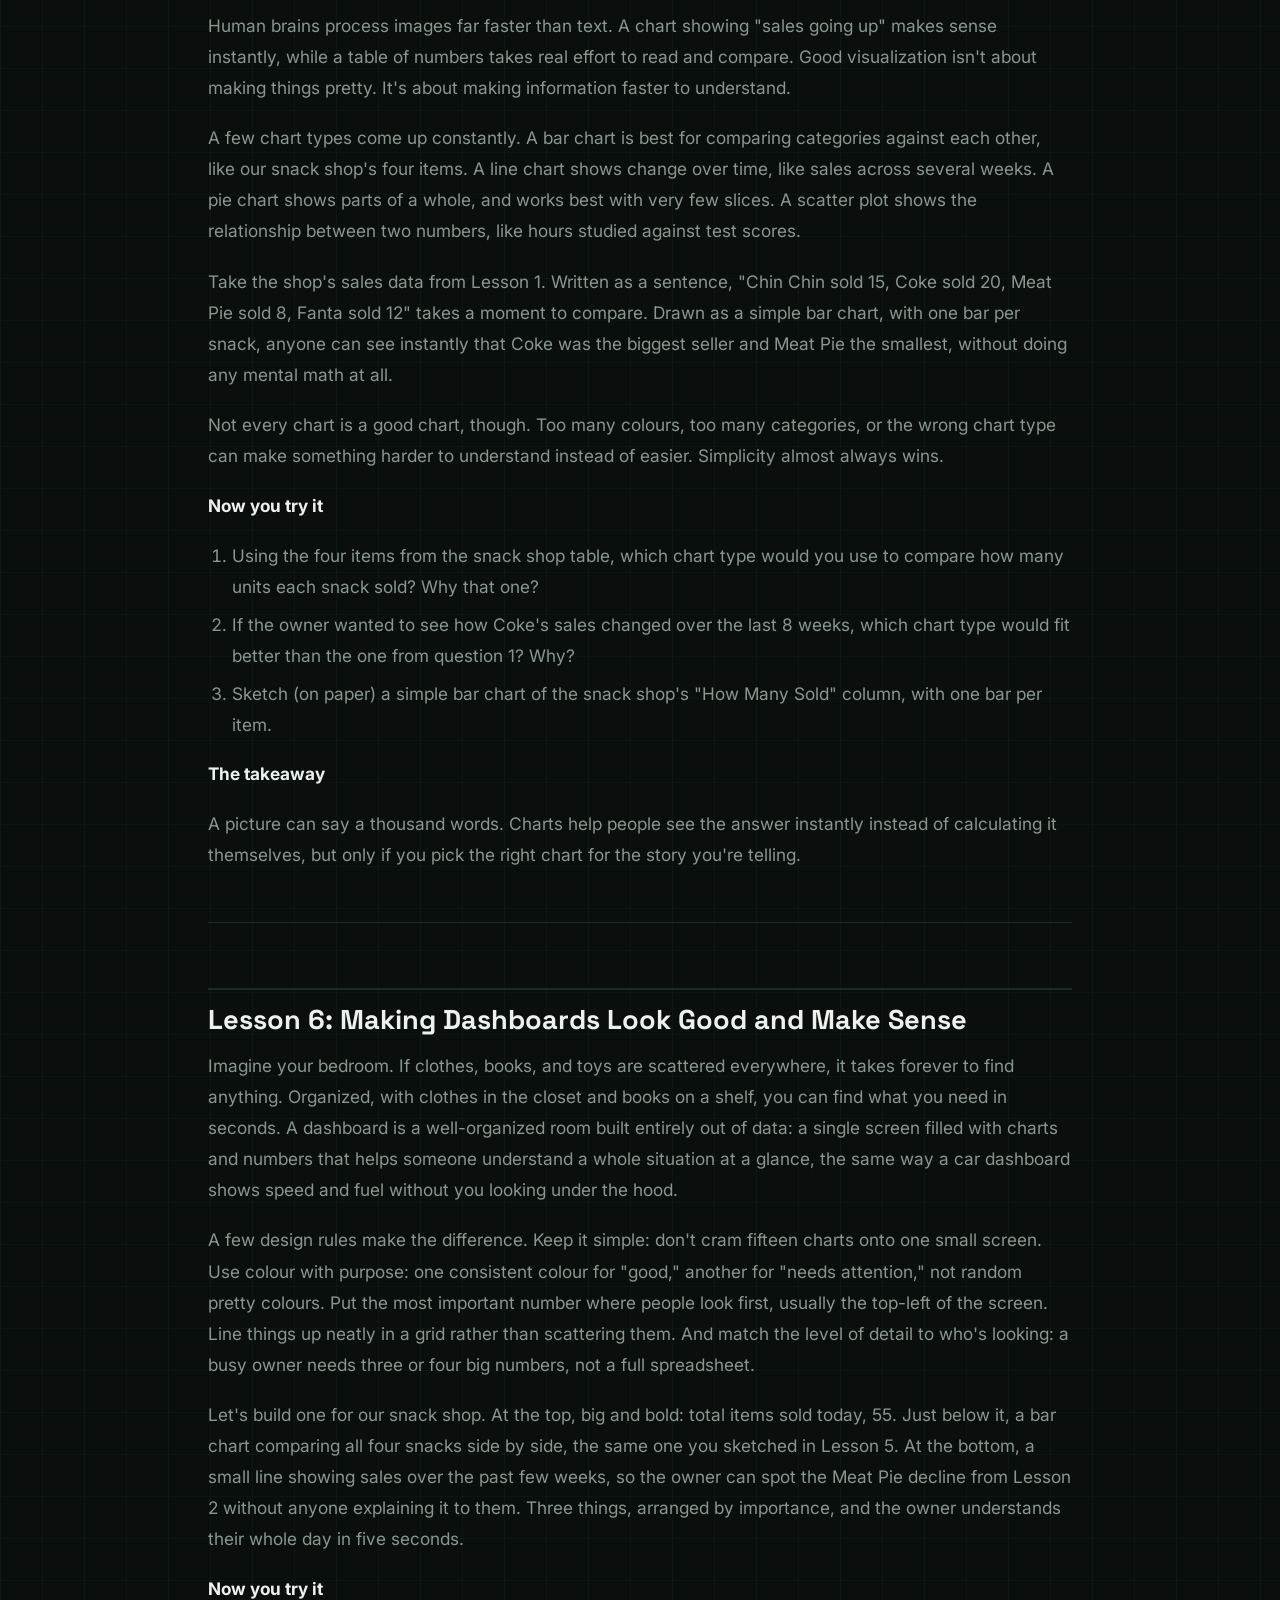
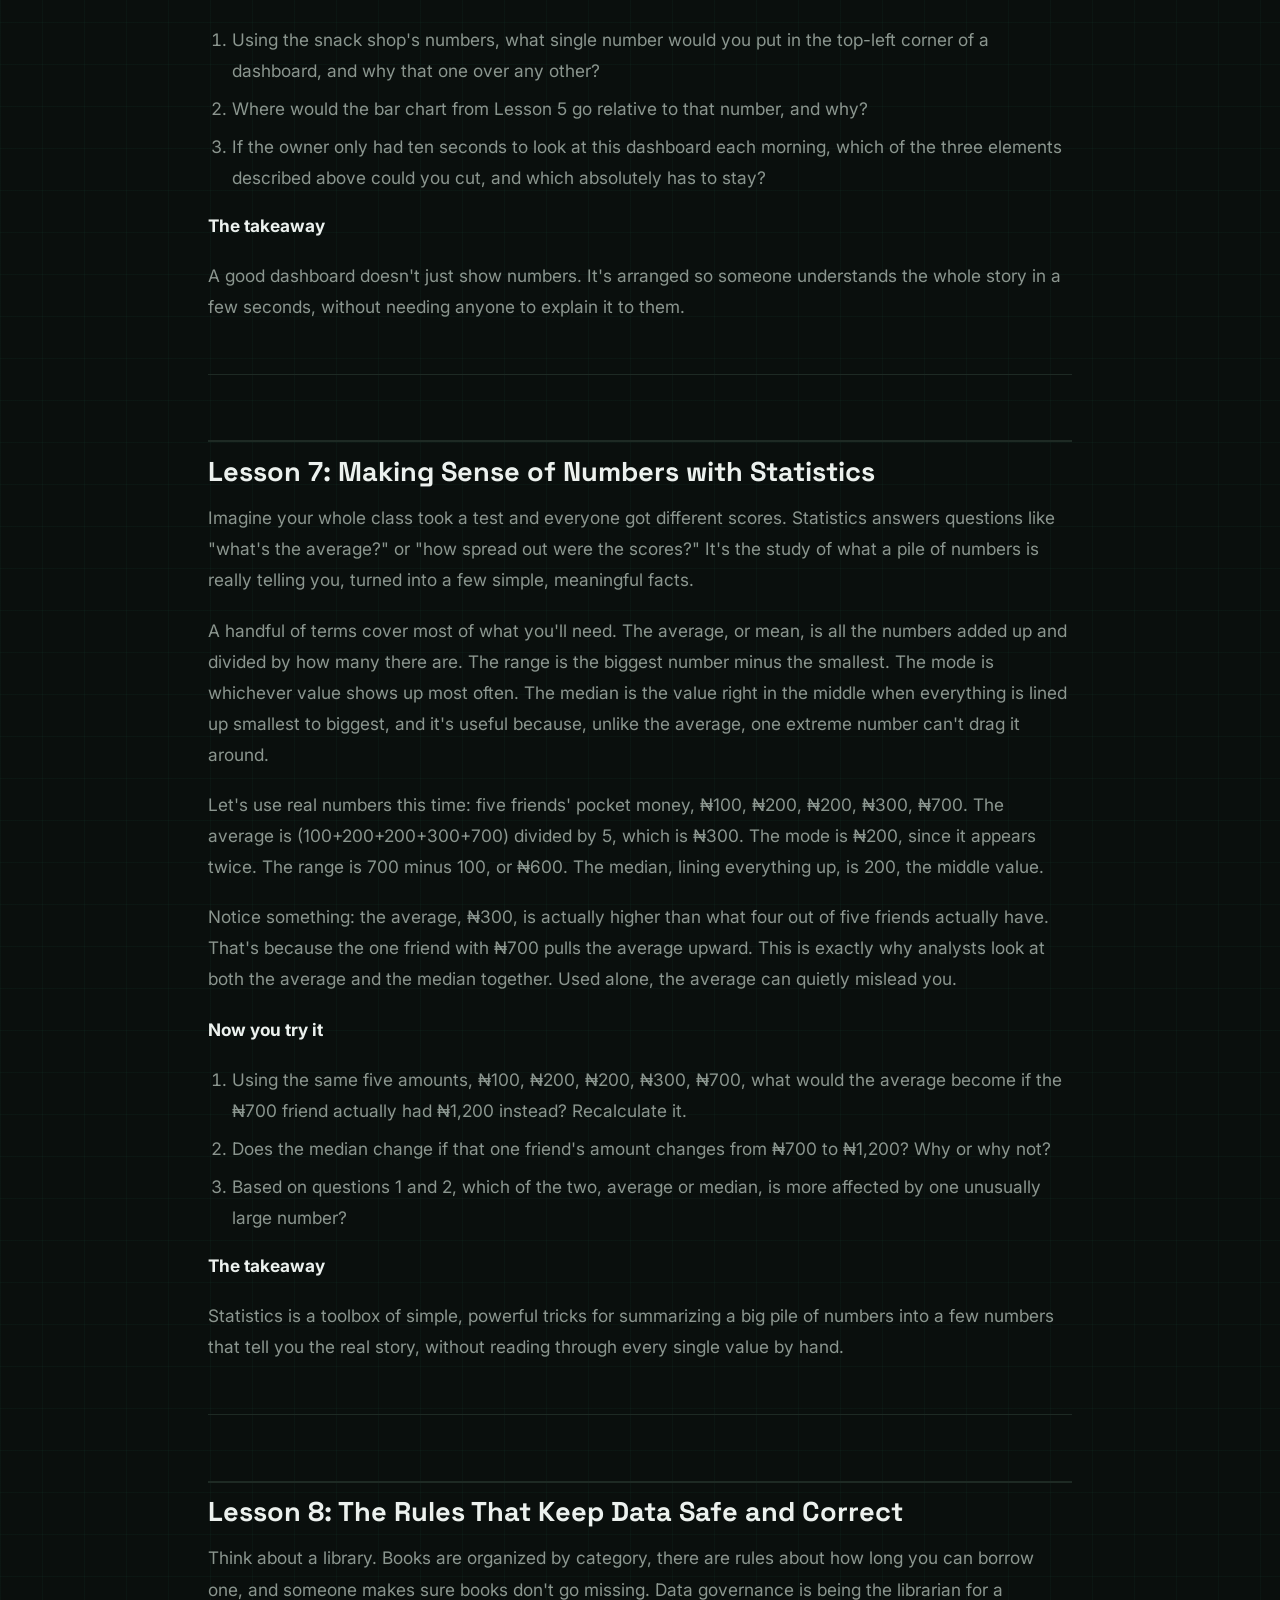
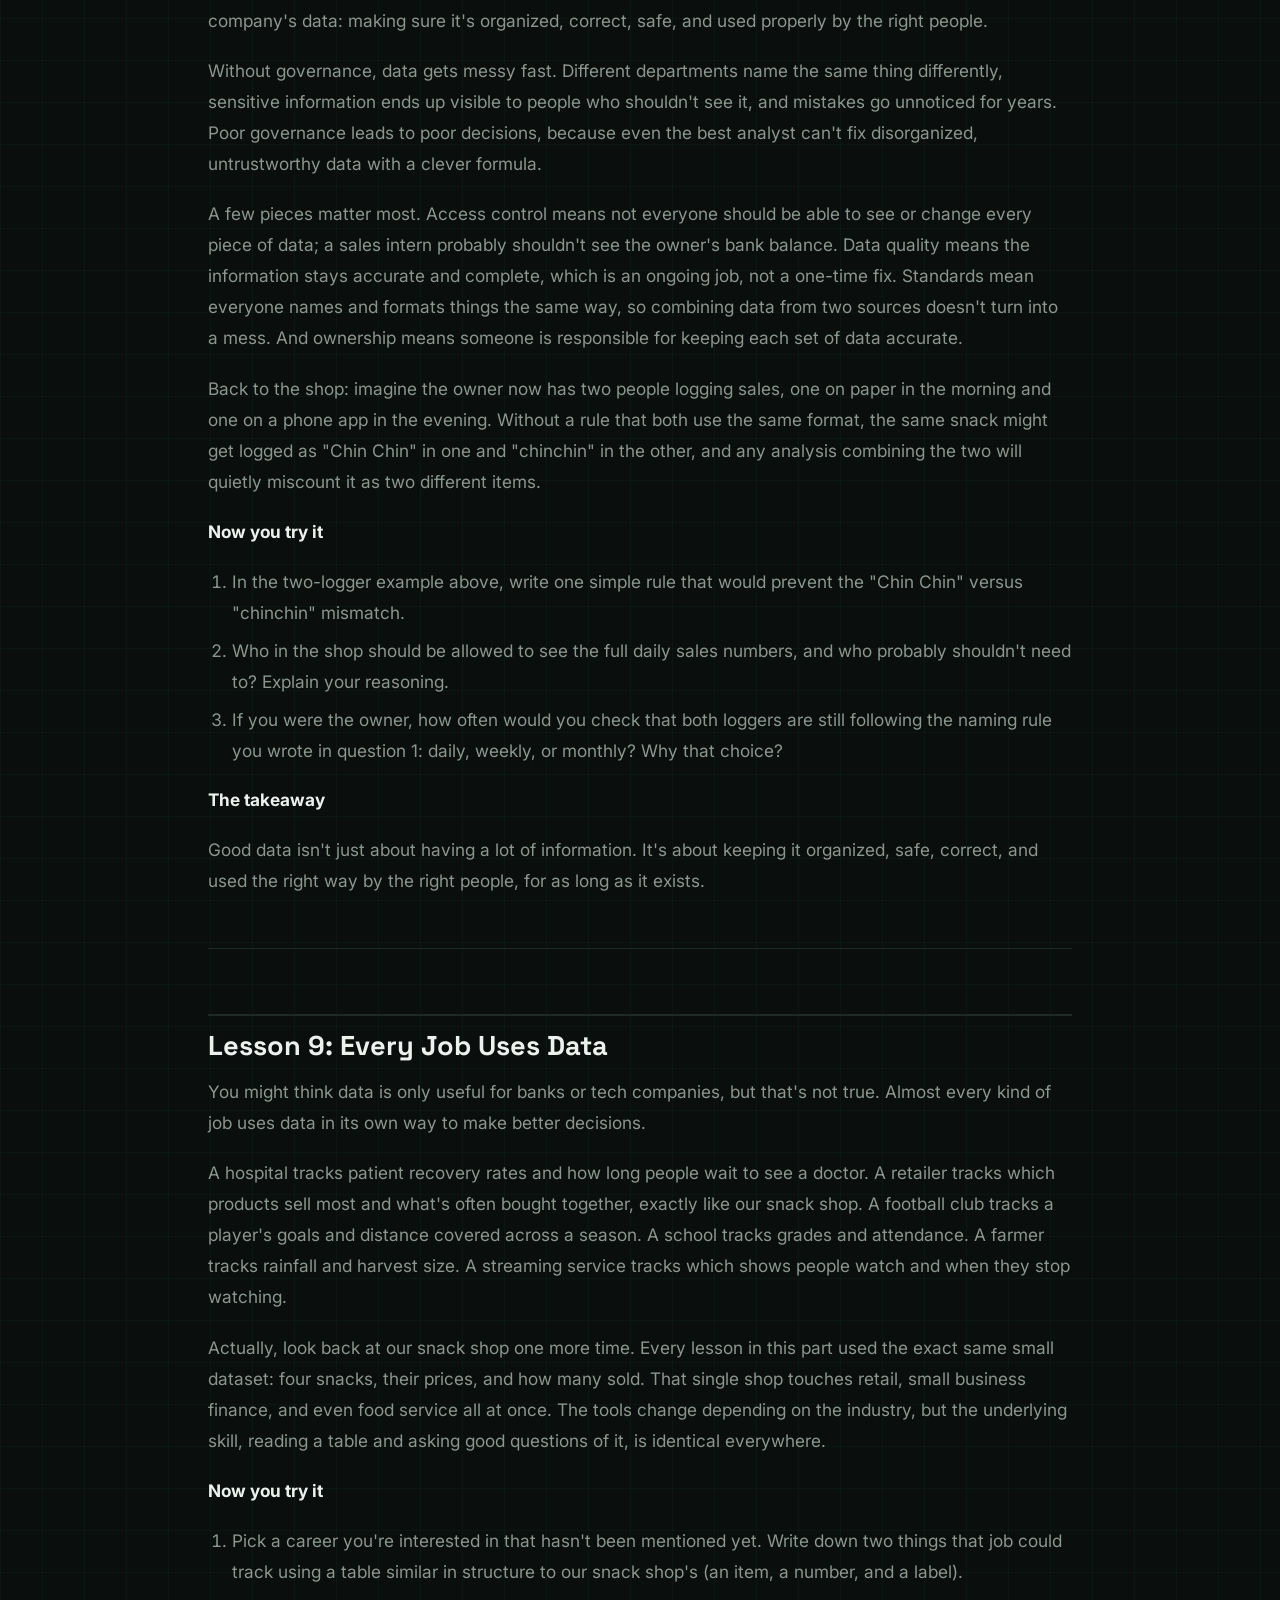
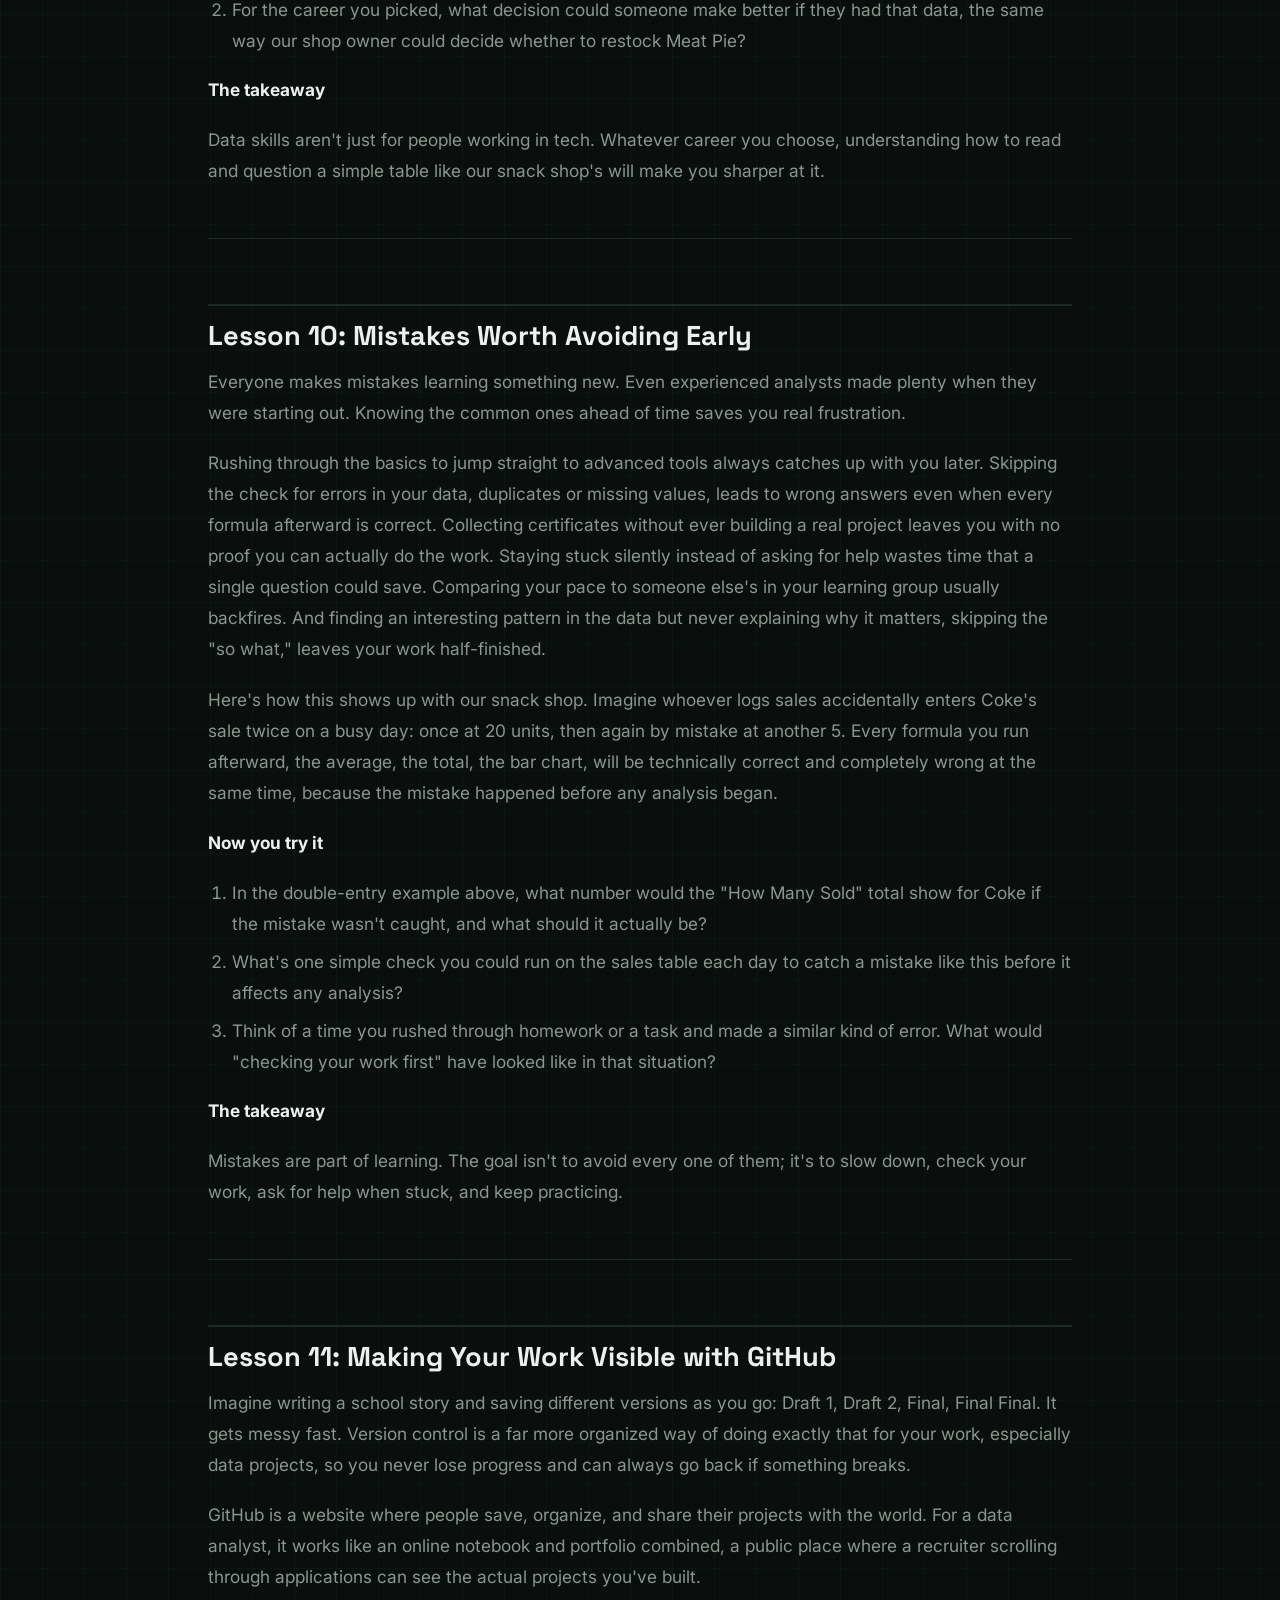
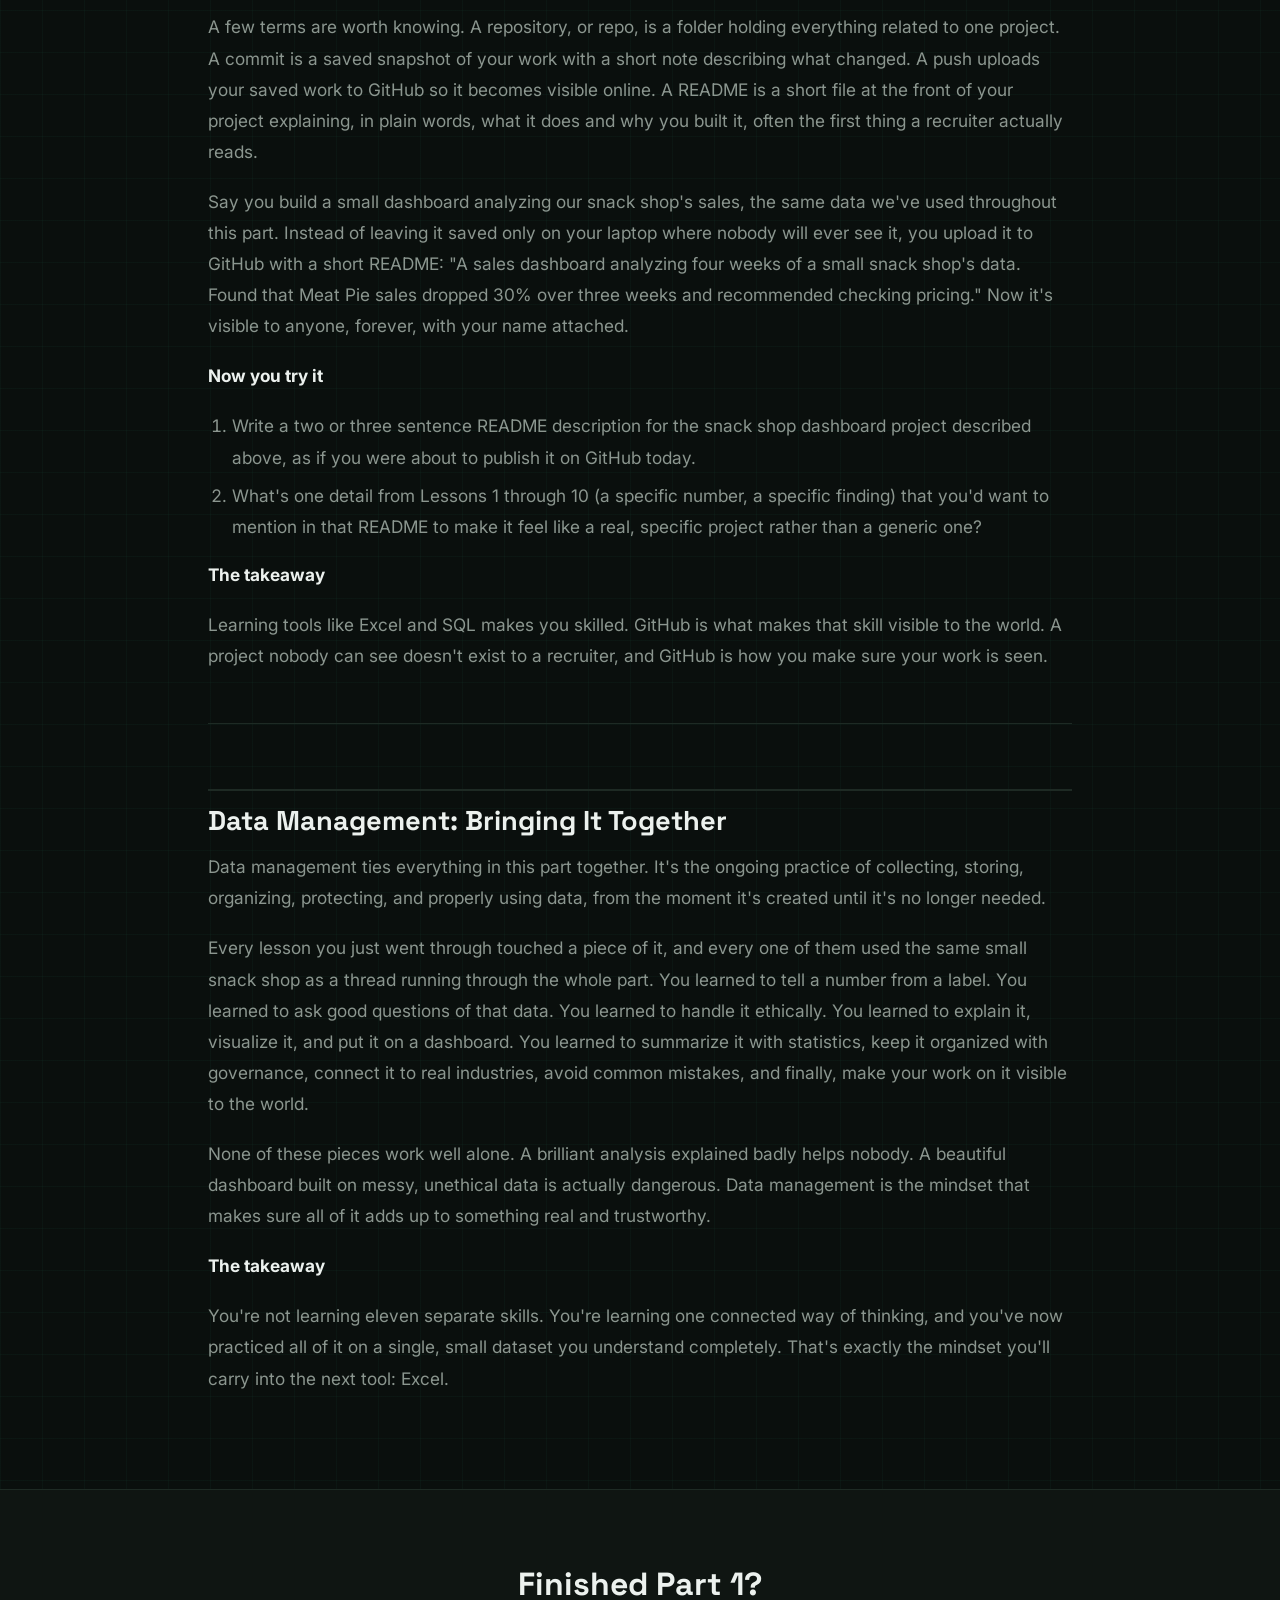
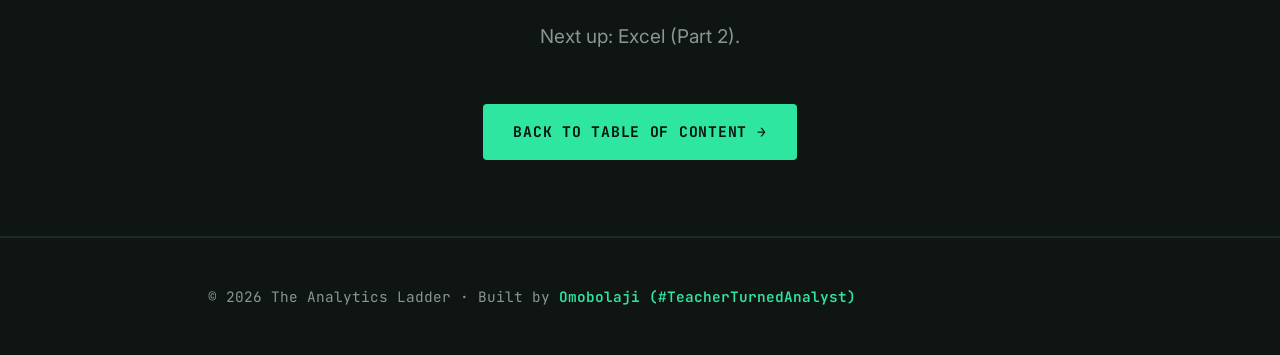
<file: lessons/part1.html>
<!DOCTYPE html>
<html lang="en">
<head>
<meta charset="UTF-8">
<meta name="viewport" content="width=device-width, initial-scale=1.0">
<title>Part 1: Foundational Learning — The Analytics Ladder</title>
<link rel="stylesheet" href="../css/style.css">
</head>
<body>

<nav class="rail">
  <div class="wrap">
    <div class="rail-brand">TAL<span class="rung-mark">.LADDER</span></div>
    <div class="rail-links">
      <a href="../index.html">Meet Bolaji</a>
      <a href="../community.html">The Community</a>
      <a href="../mission.html">Our Mission</a>
      <a href="../toc.html" class="active">Start Learning</a>
    </div>
  </div>
</nav>

<header class="hero" style="padding: 44px 0;">
  <div class="wrap">
    <span class="eyebrow">Rung 1 of 5</span>
    <h1 style="font-size: 2rem;">Part 1: Foundational Learning</h1>
    <p class="lead">11 lessons, all built around one running example. Read at your own pace.</p>
  </div>
</header>

<section class="block">
  <div class="wrap lesson">
<h1 id="part-1-foundational-learning">Part 1: Foundational Learning</h1>
<p><em>(The Analytics Ladder — Lesson Content)</em></p>
<hr />
<h2 id="lesson-1-what-is-data-really">Lesson 1: What is "Data,"
Really?</h2>
<p>Have you ever kept score in a game? Or written down a friend's
birthday in a notebook? That's data. It's simply information we collect
and write down: numbers, words, dates, anything that tells us something
about the world around us.</p>
<p>You probably create and use data every day without noticing. Checking
the weather before school, writing a shopping list with prices, a
teacher recording test scores. All of it is data. The trick is learning
to notice it and understand what you're looking at.</p>
<p>As a data analyst, your very first job, before you touch any software
or write a single formula, is to look at the information in front of you
and understand what kind it is. That sounds small. It isn't. Skip this
step and even the fanciest chart or formula will still lead you to the
wrong conclusion.</p>
<p><strong>Two kinds of data</strong></p>
<p>Most of what you'll work with falls into one of two buckets: numbers
you can count or measure, and words or labels that describe
something.</p>
<p>Let's make this real. Imagine a small shop that sells snacks. At the
end of the day, the owner writes this down:</p>
<table>
<thead>
<tr class="header">
<th>Snack</th>
<th>Type</th>
<th>Price</th>
<th>How Many Sold</th>
</tr>
</thead>
<tbody>
<tr class="odd">
<td>Chin Chin</td>
<td>Snack</td>
<td>₦200</td>
<td>15</td>
</tr>
<tr class="even">
<td>Coke</td>
<td>Drink</td>
<td>₦150</td>
<td>20</td>
</tr>
<tr class="odd">
<td>Meat Pie</td>
<td>Snack</td>
<td>₦300</td>
<td>8</td>
</tr>
<tr class="even">
<td>Fanta</td>
<td>Drink</td>
<td>₦150</td>
<td>12</td>
</tr>
</tbody>
</table>
<p>Look at the Snack column. "Chin Chin," "Coke," "Meat Pie" are all
labels. So is the Type column: "Snack" or "Drink" describes what each
item is, not how much of it there is. You can't average a column of
labels. Asking "what's the average snack name" doesn't mean
anything.</p>
<p>Now look at Price and How Many Sold. These are numbers. You can add
them up: 15+20+8+12 = 55 items sold in total. You can compare them: Meat
Pie is the most expensive item at ₦300. You can find the average price
across all four items.</p>
<p>That's the whole difference. Numbers let you calculate. Labels let
you group and count. Knowing which one you're looking at, before you do
anything else, decides which formulas and charts will even make sense
later.</p>
<p>The same two buckets show up everywhere. A school's attendance sheet
has student names (labels) and days present (numbers). A hospital's
patient log has diagnoses (labels) and recovery time in days (numbers).
Once you can spot the difference in a snack shop's notebook, you can
spot it anywhere.</p>
<p><strong>Now you try it</strong></p>
<p>Look back at the snack shop table above and answer these:</p>
<ol type="1">
<li>Which two columns are labels, and which two are numbers?</li>
<li>Add up the "How Many Sold" column. How many total items did the shop
sell that day?</li>
<li>Which snack made the shop the most money? (Multiply price by how
many were sold, for each row, then compare.)</li>
<li>If a friend asked "what's the average snack?", why can't that
question actually be answered using this table?</li>
<li>Which item sold the fewest units, and what price was it sold
at?</li>
</ol>
<p><strong>The takeaway</strong></p>
<p>Before you can be a good data analyst, you need to be able to answer
one question about anything you're looking at: is this a number, or is
this a label? That single question decides which tools and techniques
apply, and it's the first thing you should ask about any dataset, in
this course or in a real job.</p>
<hr />
<h2 id="lesson-2-what-does-a-data-analyst-actually-do">Lesson 2: What
Does a Data Analyst Actually Do?</h2>
<p>Imagine you're a detective. Someone hands you a pile of clues, and
your job is to figure out what happened and what should happen next. You
look closely, connect the dots, and explain your findings so everyone
can understand them. That's basically what a data analyst does, except
the clues are numbers instead of fingerprints.</p>
<p>Companies, schools, and hospitals collect huge amounts of data every
day. On its own, that data doesn't tell anyone anything. A spreadsheet
with a million rows is useless until someone studies it and explains
what it means. That someone is you.</p>
<p>The real job breaks down into five steps: ask a good question,
collect or find the right data, clean it up, look for patterns, and
explain what you found in a way that helps someone decide what to do
next. Notice that "using Excel" isn't even on this list. Excel is just a
tool you use inside steps two through four. The actual skill is the
thinking that connects all five steps.</p>
<p>Let's go back to our snack shop from Lesson 1. Say the owner notices
sales have been dropping and asks you to figure out why. You'd start
with a question: has one type of snack stopped selling, or has
everything slowed down equally? Then you'd pull a few weeks of the same
sales record we saw before, not just one day. You'd check it for
mistakes: did anyone forget to log a sale? Then you'd look for the
pattern: maybe drinks are still selling fine but snacks have dropped.
And finally you'd explain it plainly: "Snack sales fell 30% over three
weeks, mostly Meat Pie. Might be worth checking if the price went up or
a competitor opened nearby."</p>
<p>That last sentence is the whole point of the job. A pile of numbers
turned into one clear reason and one clear next step.</p>
<p><strong>Now you try it</strong></p>
<p>Using the same snack shop data from Lesson 1:</p>
<ol type="1">
<li>If the owner asked "should I stock more Coke or more Fanta next
week?", what would you look at in the table to answer that?</li>
<li>Meat Pie sold only 8 units, the lowest of the four. Write down two
different possible reasons why, based only on what you can see in the
table.</li>
<li>What additional piece of information (not currently in the table)
would help you tell which of your two reasons is actually true?</li>
</ol>
<p><strong>The takeaway</strong></p>
<p>A data analyst's job isn't "look at numbers." It's ask a good
question, then use data to find an honest, useful answer that helps
someone make a better decision.</p>
<hr />
<h2 id="lesson-3-doing-the-right-thing-with-data">Lesson 3: Doing the
Right Thing with Data</h2>
<p>Imagine your best friend told you a secret and trusted you to keep
it. You wouldn't repeat it to the whole class. Data works the same way.
A lot of what analysts work with is about real people: their names,
ages, money, health, or where they live. Data ethics means treating that
information with the same care you'd want someone to treat your own
secrets with.</p>
<p>This isn't a "boring rules" topic. An analyst who mishandles private
information can cause real harm: lost trust, financial damage, sometimes
danger to someone's safety. Companies get fined heavily for handling
data carelessly. Being ethical is part of being professional, not an
optional extra.</p>
<p>A few ideas matter most here. Privacy means not sharing someone's
personal information without permission, even if you technically have
access to it. Honesty means never twisting numbers or hiding
inconvenient results to make something look better than it is. Fairness
means checking that your analysis doesn't unfairly treat one group worse
than another, say, a loan approval system that's accidentally biased
against people from a certain area. And data minimalism means only
collecting what you actually need, not everything you could possibly
grab.</p>
<p>Back to our snack shop: imagine the owner asks you to analyze
customer loyalty using their phone numbers, collected when people order
for delivery. Ethics means those numbers stay in that spreadsheet for
that purpose. You don't call a customer to ask them why they stopped
buying Meat Pie, and you don't hand the list to a friend who's opening a
competing shop nearby.</p>
<p><strong>Now you try it</strong></p>
<ol type="1">
<li>In the loyalty analysis example above, what's one legitimate way to
use the phone number data, and one way that would cross the line?</li>
<li>Imagine you accidentally saw a classmate's test score on a teacher's
desk. Should you tell other classmates? Why or why not?</li>
<li>How is your answer to question 2 similar to how an analyst should
treat a customer's private data?</li>
</ol>
<p><strong>The takeaway</strong></p>
<p>Good analysts are trusted with real information about real people.
Being honest, private, and fair with data is just as important as
knowing how to analyze it. A skilled analyst who can't be trusted with
data isn't actually skilled at the job.</p>
<hr />
<h2 id="lesson-4-turning-numbers-into-a-story">Lesson 4: Turning Numbers
into a Story</h2>
<p>Have you ever explained a movie to a friend who hasn't seen it? You
don't list random scenes out of order. You tell it like a story, with a
beginning, middle, and end, so they can follow along. Data storytelling
works the same way, except with numbers instead of movie scenes.</p>
<p>Here's an uncomfortable truth: most people, even smart, important
people like managers and business owners, don't naturally understand raw
numbers and tables. Show someone a spreadsheet with 10,000 rows and
their eyes glaze over. Show that same person one clear sentence built
from the data, and they get it instantly. Your job isn't finished when
you find the answer. It's finished when you've explained it clearly
enough that someone can act on it.</p>
<p>There are two audiences to think about. Technical storytelling is for
people who already understand data, other analysts or engineers, where
you can use detailed charts and terms like "correlation" freely.
Non-technical storytelling is for people who don't work with data daily,
like our snack shop owner, where you need plain words and no jargon at
all.</p>
<p>Let's use the sales drop from Lesson 2. A technical version might
say: "Snack category revenue declined 30% week-over-week, concentrated
in the Meat Pie SKU." A non-technical version, aimed at the shop owner,
would say: "Meat Pie sales have dropped by about a third over the last
three weeks. Worth checking if the price changed or a new competitor
opened nearby." Same finding, same honesty, completely different words,
because the two versions are built for different people.</p>
<p><strong>Now you try it</strong></p>
<ol type="1">
<li>Rewrite this in plain words, as if explaining it to someone who has
never seen a spreadsheet: "Drink sales at the shop remained flat, while
snack sales declined 30% over three weeks."</li>
<li>Add one sentence to your rewrite suggesting what the shop owner
might do next.</li>
<li>Now write a technical version of the same finding, using at least
one data term like "trend," "category," or "week-over-week."</li>
</ol>
<p><strong>The takeaway</strong></p>
<p>It doesn't matter how correct your analysis is if nobody understands
it. A good analyst can explain the same result simply and technically,
choosing the right version depending on who's listening.</p>
<hr />
<h2 id="lesson-5-turning-numbers-into-pictures">Lesson 5: Turning
Numbers into Pictures</h2>
<p>Which is easier to understand: a long list of fifty numbers, or one
chart showing the same fifty numbers at a glance? Almost everyone picks
the chart. That's data visualization: turning numbers into pictures so
people understand them in seconds instead of minutes.</p>
<p>Human brains process images far faster than text. A chart showing
"sales going up" makes sense instantly, while a table of numbers takes
real effort to read and compare. Good visualization isn't about making
things pretty. It's about making information faster to understand.</p>
<p>A few chart types come up constantly. A bar chart is best for
comparing categories against each other, like our snack shop's four
items. A line chart shows change over time, like sales across several
weeks. A pie chart shows parts of a whole, and works best with very few
slices. A scatter plot shows the relationship between two numbers, like
hours studied against test scores.</p>
<p>Take the shop's sales data from Lesson 1. Written as a sentence,
"Chin Chin sold 15, Coke sold 20, Meat Pie sold 8, Fanta sold 12" takes
a moment to compare. Drawn as a simple bar chart, with one bar per
snack, anyone can see instantly that Coke was the biggest seller and
Meat Pie the smallest, without doing any mental math at all.</p>
<p>Not every chart is a good chart, though. Too many colours, too many
categories, or the wrong chart type can make something harder to
understand instead of easier. Simplicity almost always wins.</p>
<p><strong>Now you try it</strong></p>
<ol type="1">
<li>Using the four items from the snack shop table, which chart type
would you use to compare how many units each snack sold? Why that
one?</li>
<li>If the owner wanted to see how Coke's sales changed over the last 8
weeks, which chart type would fit better than the one from question 1?
Why?</li>
<li>Sketch (on paper) a simple bar chart of the snack shop's "How Many
Sold" column, with one bar per item.</li>
</ol>
<p><strong>The takeaway</strong></p>
<p>A picture can say a thousand words. Charts help people see the answer
instantly instead of calculating it themselves, but only if you pick the
right chart for the story you're telling.</p>
<hr />
<h2 id="lesson-6-making-dashboards-look-good-and-make-sense">Lesson 6:
Making Dashboards Look Good and Make Sense</h2>
<p>Imagine your bedroom. If clothes, books, and toys are scattered
everywhere, it takes forever to find anything. Organized, with clothes
in the closet and books on a shelf, you can find what you need in
seconds. A dashboard is a well-organized room built entirely out of
data: a single screen filled with charts and numbers that helps someone
understand a whole situation at a glance, the same way a car dashboard
shows speed and fuel without you looking under the hood.</p>
<p>A few design rules make the difference. Keep it simple: don't cram
fifteen charts onto one small screen. Use colour with purpose: one
consistent colour for "good," another for "needs attention," not random
pretty colours. Put the most important number where people look first,
usually the top-left of the screen. Line things up neatly in a grid
rather than scattering them. And match the level of detail to who's
looking: a busy owner needs three or four big numbers, not a full
spreadsheet.</p>
<p>Let's build one for our snack shop. At the top, big and bold: total
items sold today, 55. Just below it, a bar chart comparing all four
snacks side by side, the same one you sketched in Lesson 5. At the
bottom, a small line showing sales over the past few weeks, so the owner
can spot the Meat Pie decline from Lesson 2 without anyone explaining it
to them. Three things, arranged by importance, and the owner understands
their whole day in five seconds.</p>
<p><strong>Now you try it</strong></p>
<ol type="1">
<li>Using the snack shop's numbers, what single number would you put in
the top-left corner of a dashboard, and why that one over any
other?</li>
<li>Where would the bar chart from Lesson 5 go relative to that number,
and why?</li>
<li>If the owner only had ten seconds to look at this dashboard each
morning, which of the three elements described above could you cut, and
which absolutely has to stay?</li>
</ol>
<p><strong>The takeaway</strong></p>
<p>A good dashboard doesn't just show numbers. It's arranged so someone
understands the whole story in a few seconds, without needing anyone to
explain it to them.</p>
<hr />
<h2 id="lesson-7-making-sense-of-numbers-with-statistics">Lesson 7:
Making Sense of Numbers with Statistics</h2>
<p>Imagine your whole class took a test and everyone got different
scores. Statistics answers questions like "what's the average?" or "how
spread out were the scores?" It's the study of what a pile of numbers is
really telling you, turned into a few simple, meaningful facts.</p>
<p>A handful of terms cover most of what you'll need. The average, or
mean, is all the numbers added up and divided by how many there are. The
range is the biggest number minus the smallest. The mode is whichever
value shows up most often. The median is the value right in the middle
when everything is lined up smallest to biggest, and it's useful
because, unlike the average, one extreme number can't drag it
around.</p>
<p>Let's use real numbers this time: five friends' pocket money, ₦100,
₦200, ₦200, ₦300, ₦700. The average is (100+200+200+300+700) divided by
5, which is ₦300. The mode is ₦200, since it appears twice. The range is
700 minus 100, or ₦600. The median, lining everything up, is 200, the
middle value.</p>
<p>Notice something: the average, ₦300, is actually higher than what
four out of five friends actually have. That's because the one friend
with ₦700 pulls the average upward. This is exactly why analysts look at
both the average and the median together. Used alone, the average can
quietly mislead you.</p>
<p><strong>Now you try it</strong></p>
<ol type="1">
<li>Using the same five amounts, ₦100, ₦200, ₦200, ₦300, ₦700, what
would the average become if the ₦700 friend actually had ₦1,200 instead?
Recalculate it.</li>
<li>Does the median change if that one friend's amount changes from ₦700
to ₦1,200? Why or why not?</li>
<li>Based on questions 1 and 2, which of the two, average or median, is
more affected by one unusually large number?</li>
</ol>
<p><strong>The takeaway</strong></p>
<p>Statistics is a toolbox of simple, powerful tricks for summarizing a
big pile of numbers into a few numbers that tell you the real story,
without reading through every single value by hand.</p>
<hr />
<h2 id="lesson-8-the-rules-that-keep-data-safe-and-correct">Lesson 8:
The Rules That Keep Data Safe and Correct</h2>
<p>Think about a library. Books are organized by category, there are
rules about how long you can borrow one, and someone makes sure books
don't go missing. Data governance is being the librarian for a company's
data: making sure it's organized, correct, safe, and used properly by
the right people.</p>
<p>Without governance, data gets messy fast. Different departments name
the same thing differently, sensitive information ends up visible to
people who shouldn't see it, and mistakes go unnoticed for years. Poor
governance leads to poor decisions, because even the best analyst can't
fix disorganized, untrustworthy data with a clever formula.</p>
<p>A few pieces matter most. Access control means not everyone should be
able to see or change every piece of data; a sales intern probably
shouldn't see the owner's bank balance. Data quality means the
information stays accurate and complete, which is an ongoing job, not a
one-time fix. Standards mean everyone names and formats things the same
way, so combining data from two sources doesn't turn into a mess. And
ownership means someone is responsible for keeping each set of data
accurate.</p>
<p>Back to the shop: imagine the owner now has two people logging sales,
one on paper in the morning and one on a phone app in the evening.
Without a rule that both use the same format, the same snack might get
logged as "Chin Chin" in one and "chinchin" in the other, and any
analysis combining the two will quietly miscount it as two different
items.</p>
<p><strong>Now you try it</strong></p>
<ol type="1">
<li>In the two-logger example above, write one simple rule that would
prevent the "Chin Chin" versus "chinchin" mismatch.</li>
<li>Who in the shop should be allowed to see the full daily sales
numbers, and who probably shouldn't need to? Explain your
reasoning.</li>
<li>If you were the owner, how often would you check that both loggers
are still following the naming rule you wrote in question 1: daily,
weekly, or monthly? Why that choice?</li>
</ol>
<p><strong>The takeaway</strong></p>
<p>Good data isn't just about having a lot of information. It's about
keeping it organized, safe, correct, and used the right way by the right
people, for as long as it exists.</p>
<hr />
<h2 id="lesson-9-every-job-uses-data">Lesson 9: Every Job Uses Data</h2>
<p>You might think data is only useful for banks or tech companies, but
that's not true. Almost every kind of job uses data in its own way to
make better decisions.</p>
<p>A hospital tracks patient recovery rates and how long people wait to
see a doctor. A retailer tracks which products sell most and what's
often bought together, exactly like our snack shop. A football club
tracks a player's goals and distance covered across a season. A school
tracks grades and attendance. A farmer tracks rainfall and harvest size.
A streaming service tracks which shows people watch and when they stop
watching.</p>
<p>Actually, look back at our snack shop one more time. Every lesson in
this part used the exact same small dataset: four snacks, their prices,
and how many sold. That single shop touches retail, small business
finance, and even food service all at once. The tools change depending
on the industry, but the underlying skill, reading a table and asking
good questions of it, is identical everywhere.</p>
<p><strong>Now you try it</strong></p>
<ol type="1">
<li>Pick a career you're interested in that hasn't been mentioned yet.
Write down two things that job could track using a table similar in
structure to our snack shop's (an item, a number, and a label).</li>
<li>For the career you picked, what decision could someone make better
if they had that data, the same way our shop owner could decide whether
to restock Meat Pie?</li>
</ol>
<p><strong>The takeaway</strong></p>
<p>Data skills aren't just for people working in tech. Whatever career
you choose, understanding how to read and question a simple table like
our snack shop's will make you sharper at it.</p>
<hr />
<h2 id="lesson-10-mistakes-worth-avoiding-early">Lesson 10: Mistakes
Worth Avoiding Early</h2>
<p>Everyone makes mistakes learning something new. Even experienced
analysts made plenty when they were starting out. Knowing the common
ones ahead of time saves you real frustration.</p>
<p>Rushing through the basics to jump straight to advanced tools always
catches up with you later. Skipping the check for errors in your data,
duplicates or missing values, leads to wrong answers even when every
formula afterward is correct. Collecting certificates without ever
building a real project leaves you with no proof you can actually do the
work. Staying stuck silently instead of asking for help wastes time that
a single question could save. Comparing your pace to someone else's in
your learning group usually backfires. And finding an interesting
pattern in the data but never explaining why it matters, skipping the
"so what," leaves your work half-finished.</p>
<p>Here's how this shows up with our snack shop. Imagine whoever logs
sales accidentally enters Coke's sale twice on a busy day: once at 20
units, then again by mistake at another 5. Every formula you run
afterward, the average, the total, the bar chart, will be technically
correct and completely wrong at the same time, because the mistake
happened before any analysis began.</p>
<p><strong>Now you try it</strong></p>
<ol type="1">
<li>In the double-entry example above, what number would the "How Many
Sold" total show for Coke if the mistake wasn't caught, and what should
it actually be?</li>
<li>What's one simple check you could run on the sales table each day to
catch a mistake like this before it affects any analysis?</li>
<li>Think of a time you rushed through homework or a task and made a
similar kind of error. What would "checking your work first" have looked
like in that situation?</li>
</ol>
<p><strong>The takeaway</strong></p>
<p>Mistakes are part of learning. The goal isn't to avoid every one of
them; it's to slow down, check your work, ask for help when stuck, and
keep practicing.</p>
<hr />
<h2 id="lesson-11-making-your-work-visible-with-github">Lesson 11:
Making Your Work Visible with GitHub</h2>
<p>Imagine writing a school story and saving different versions as you
go: Draft 1, Draft 2, Final, Final Final. It gets messy fast. Version
control is a far more organized way of doing exactly that for your work,
especially data projects, so you never lose progress and can always go
back if something breaks.</p>
<p>GitHub is a website where people save, organize, and share their
projects with the world. For a data analyst, it works like an online
notebook and portfolio combined, a public place where a recruiter
scrolling through applications can see the actual projects you've
built.</p>
<p>A few terms are worth knowing. A repository, or repo, is a folder
holding everything related to one project. A commit is a saved snapshot
of your work with a short note describing what changed. A push uploads
your saved work to GitHub so it becomes visible online. A README is a
short file at the front of your project explaining, in plain words, what
it does and why you built it, often the first thing a recruiter actually
reads.</p>
<p>Say you build a small dashboard analyzing our snack shop's sales, the
same data we've used throughout this part. Instead of leaving it saved
only on your laptop where nobody will ever see it, you upload it to
GitHub with a short README: "A sales dashboard analyzing four weeks of a
small snack shop's data. Found that Meat Pie sales dropped 30% over
three weeks and recommended checking pricing." Now it's visible to
anyone, forever, with your name attached.</p>
<p><strong>Now you try it</strong></p>
<ol type="1">
<li>Write a two or three sentence README description for the snack shop
dashboard project described above, as if you were about to publish it on
GitHub today.</li>
<li>What's one detail from Lessons 1 through 10 (a specific number, a
specific finding) that you'd want to mention in that README to make it
feel like a real, specific project rather than a generic one?</li>
</ol>
<p><strong>The takeaway</strong></p>
<p>Learning tools like Excel and SQL makes you skilled. GitHub is what
makes that skill visible to the world. A project nobody can see doesn't
exist to a recruiter, and GitHub is how you make sure your work is
seen.</p>
<hr />
<h2 id="data-management-bringing-it-together">Data Management: Bringing
It Together</h2>
<p>Data management ties everything in this part together. It's the
ongoing practice of collecting, storing, organizing, protecting, and
properly using data, from the moment it's created until it's no longer
needed.</p>
<p>Every lesson you just went through touched a piece of it, and every
one of them used the same small snack shop as a thread running through
the whole part. You learned to tell a number from a label. You learned
to ask good questions of that data. You learned to handle it ethically.
You learned to explain it, visualize it, and put it on a dashboard. You
learned to summarize it with statistics, keep it organized with
governance, connect it to real industries, avoid common mistakes, and
finally, make your work on it visible to the world.</p>
<p>None of these pieces work well alone. A brilliant analysis explained
badly helps nobody. A beautiful dashboard built on messy, unethical data
is actually dangerous. Data management is the mindset that makes sure
all of it adds up to something real and trustworthy.</p>
<p><strong>The takeaway</strong></p>
<p>You're not learning eleven separate skills. You're learning one
connected way of thinking, and you've now practiced all of it on a
single, small dataset you understand completely. That's exactly the
mindset you'll carry into the next tool: Excel.</p>
  </div>
</section>

<section class="block alt">
  <div class="wrap" style="text-align:center;">
    <h2>Finished Part 1?</h2>
    <p>Next up: Excel (Part 2).</p>
    <a href="../toc.html" class="btn">Back to Table of Content →</a>
  </div>
</section>

<footer>
  <div class="wrap">
    &copy; 2026 The Analytics Ladder · Built by <a href="https://komobolaji20-droid.github.io" target="_blank" rel="noopener">Omobolaji (#TeacherTurnedAnalyst)</a>
  </div>
</footer>

</body>
                   </html>
</file>
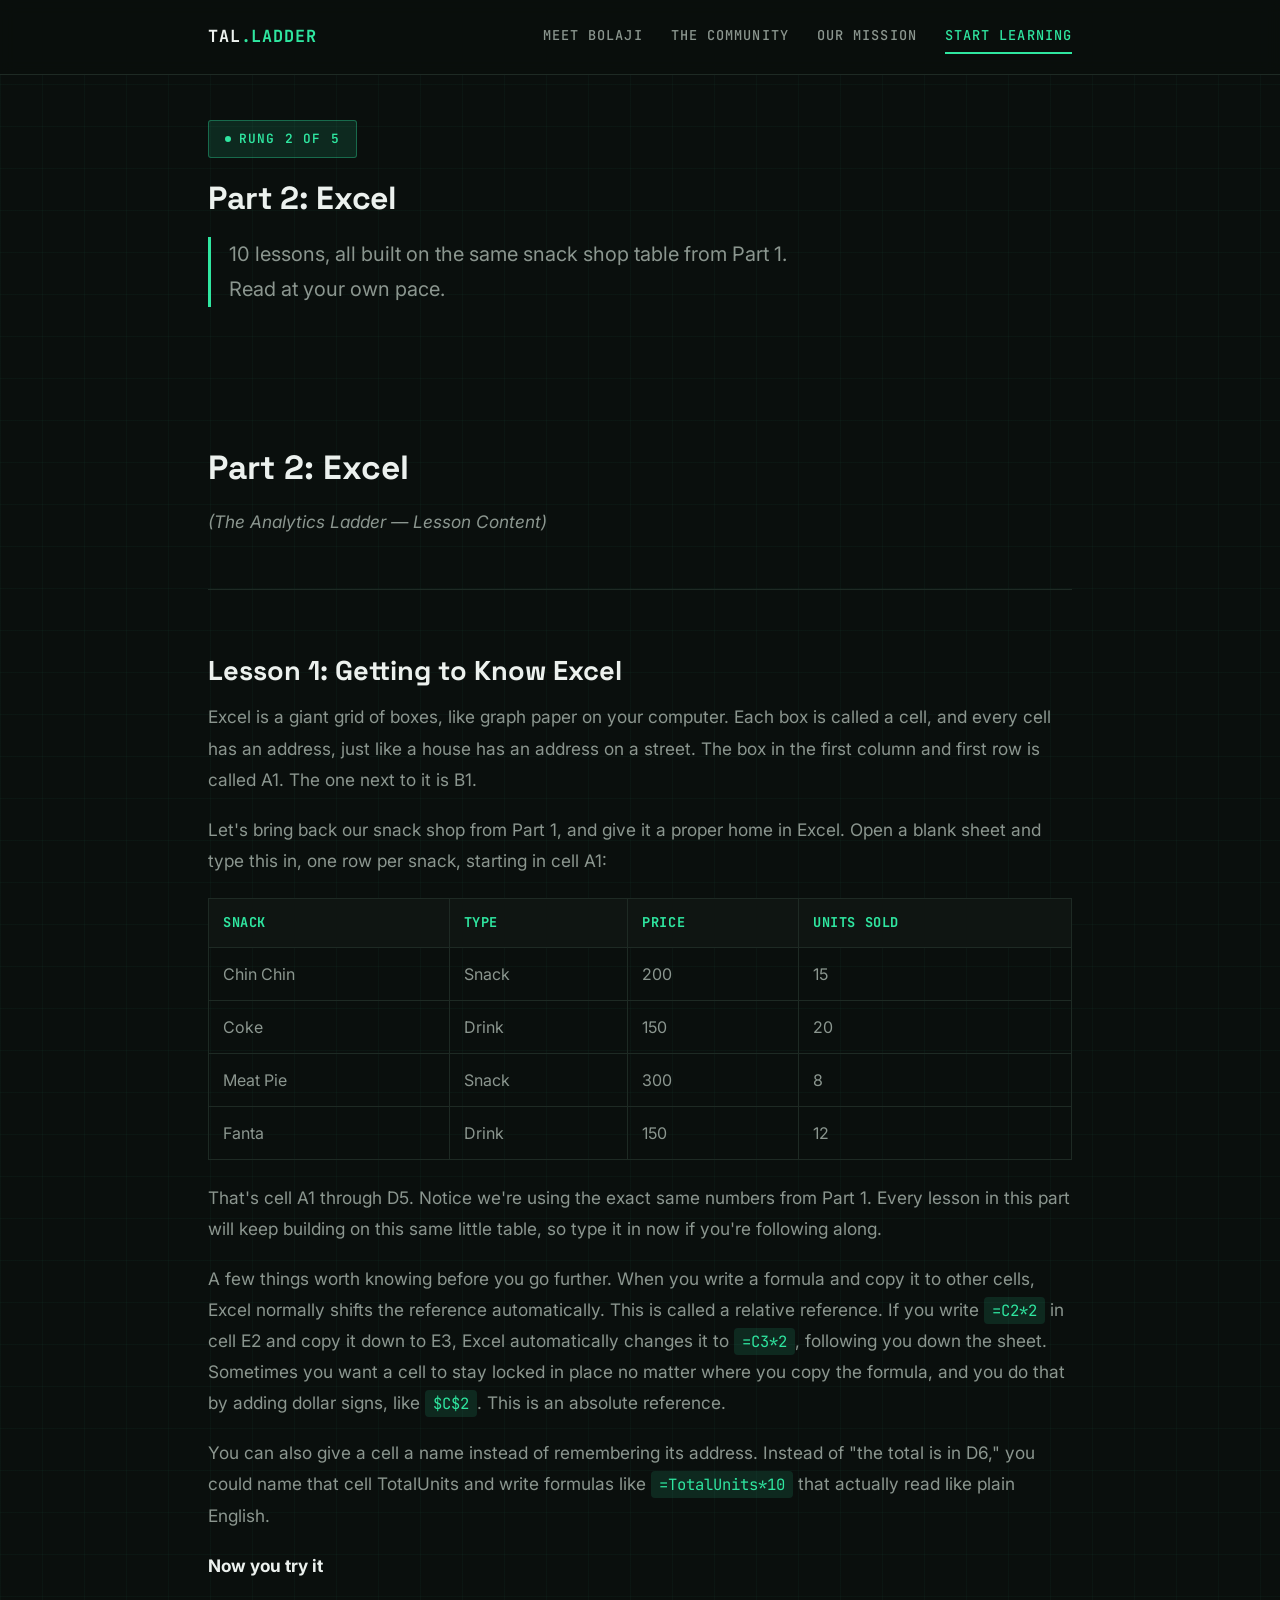
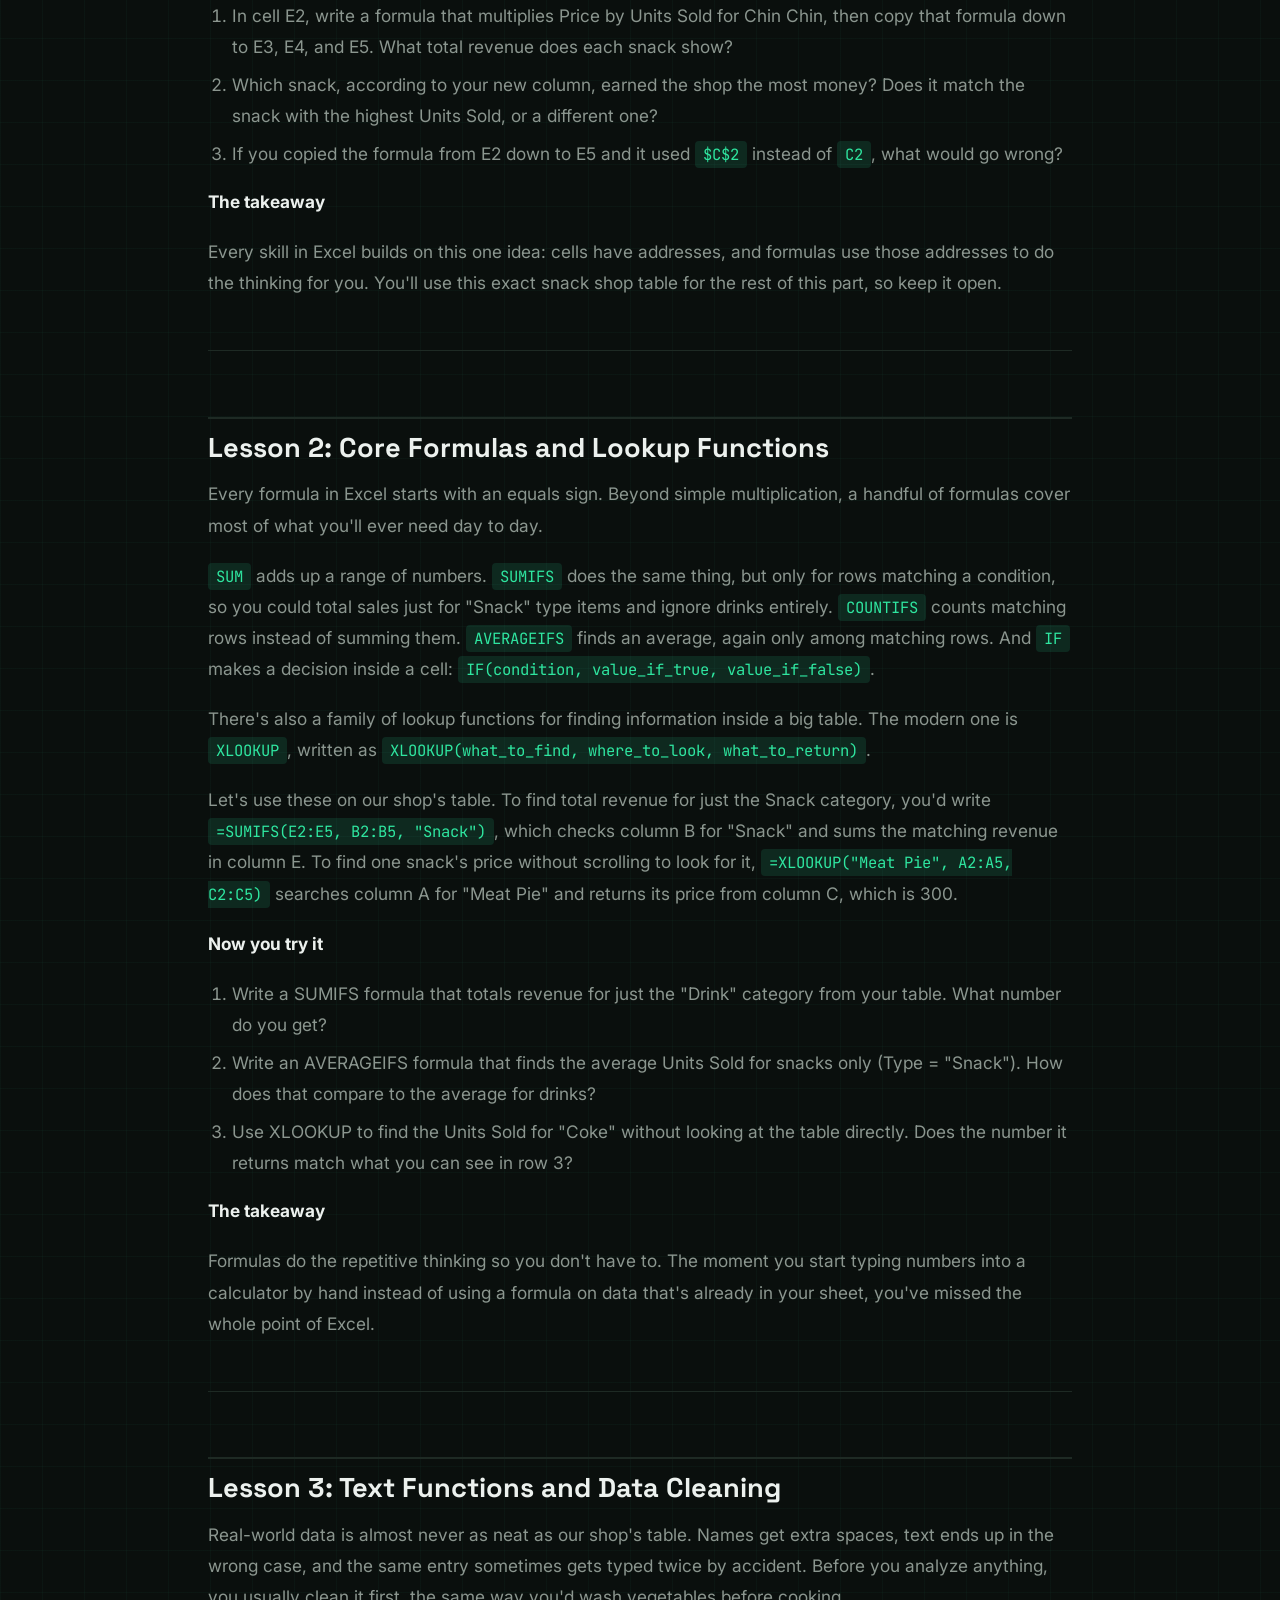
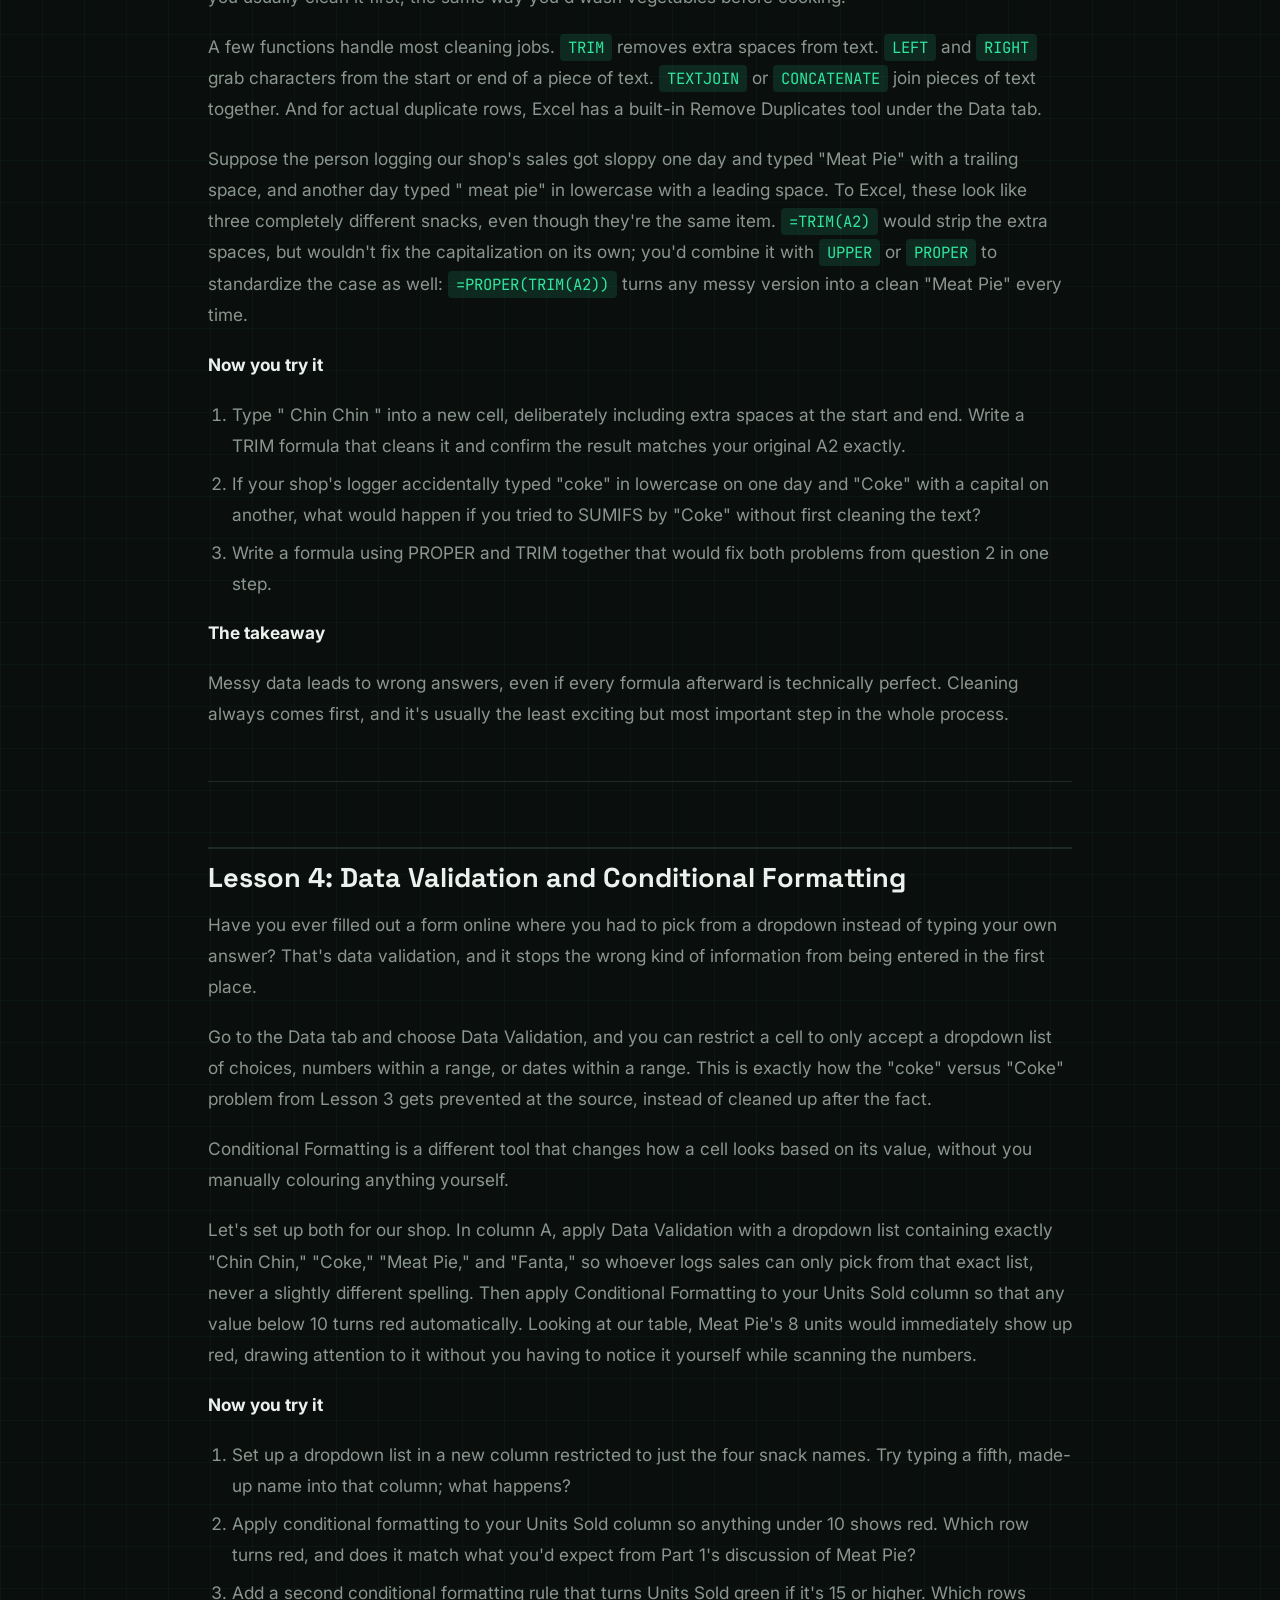
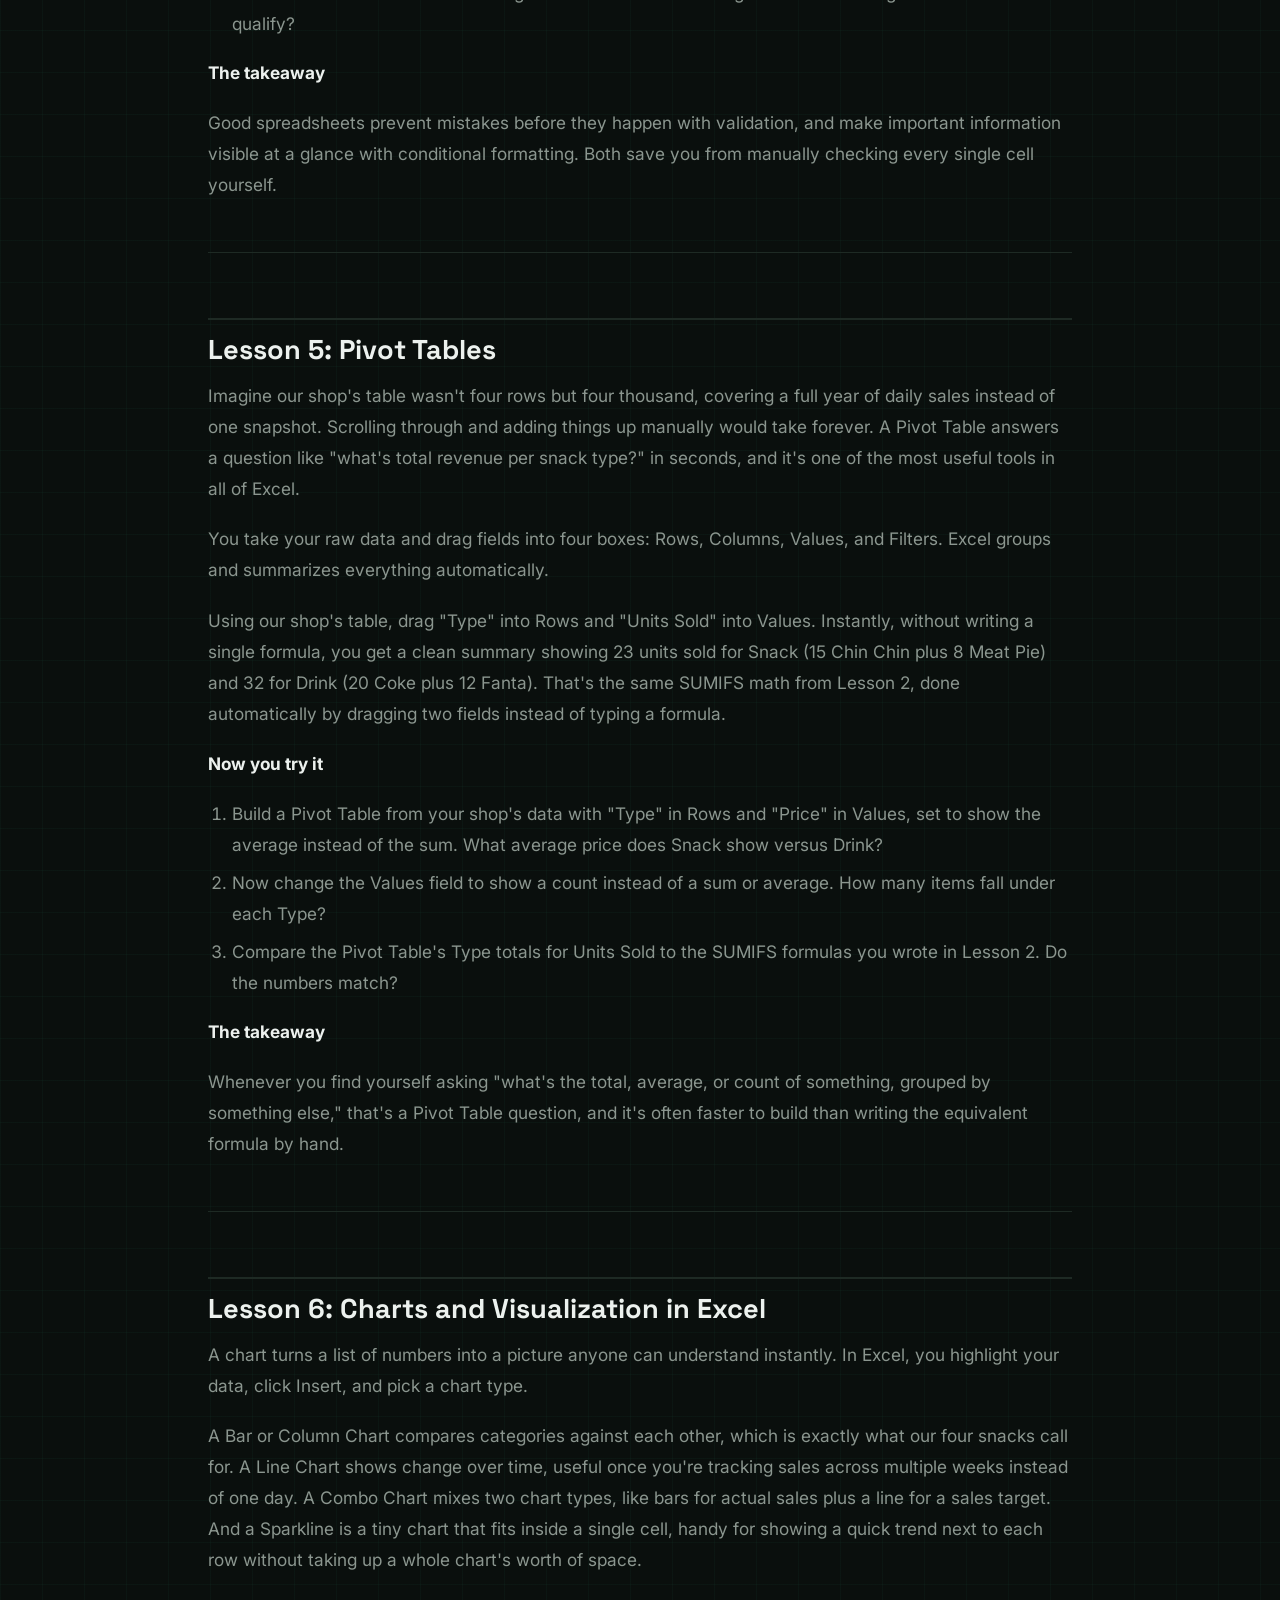
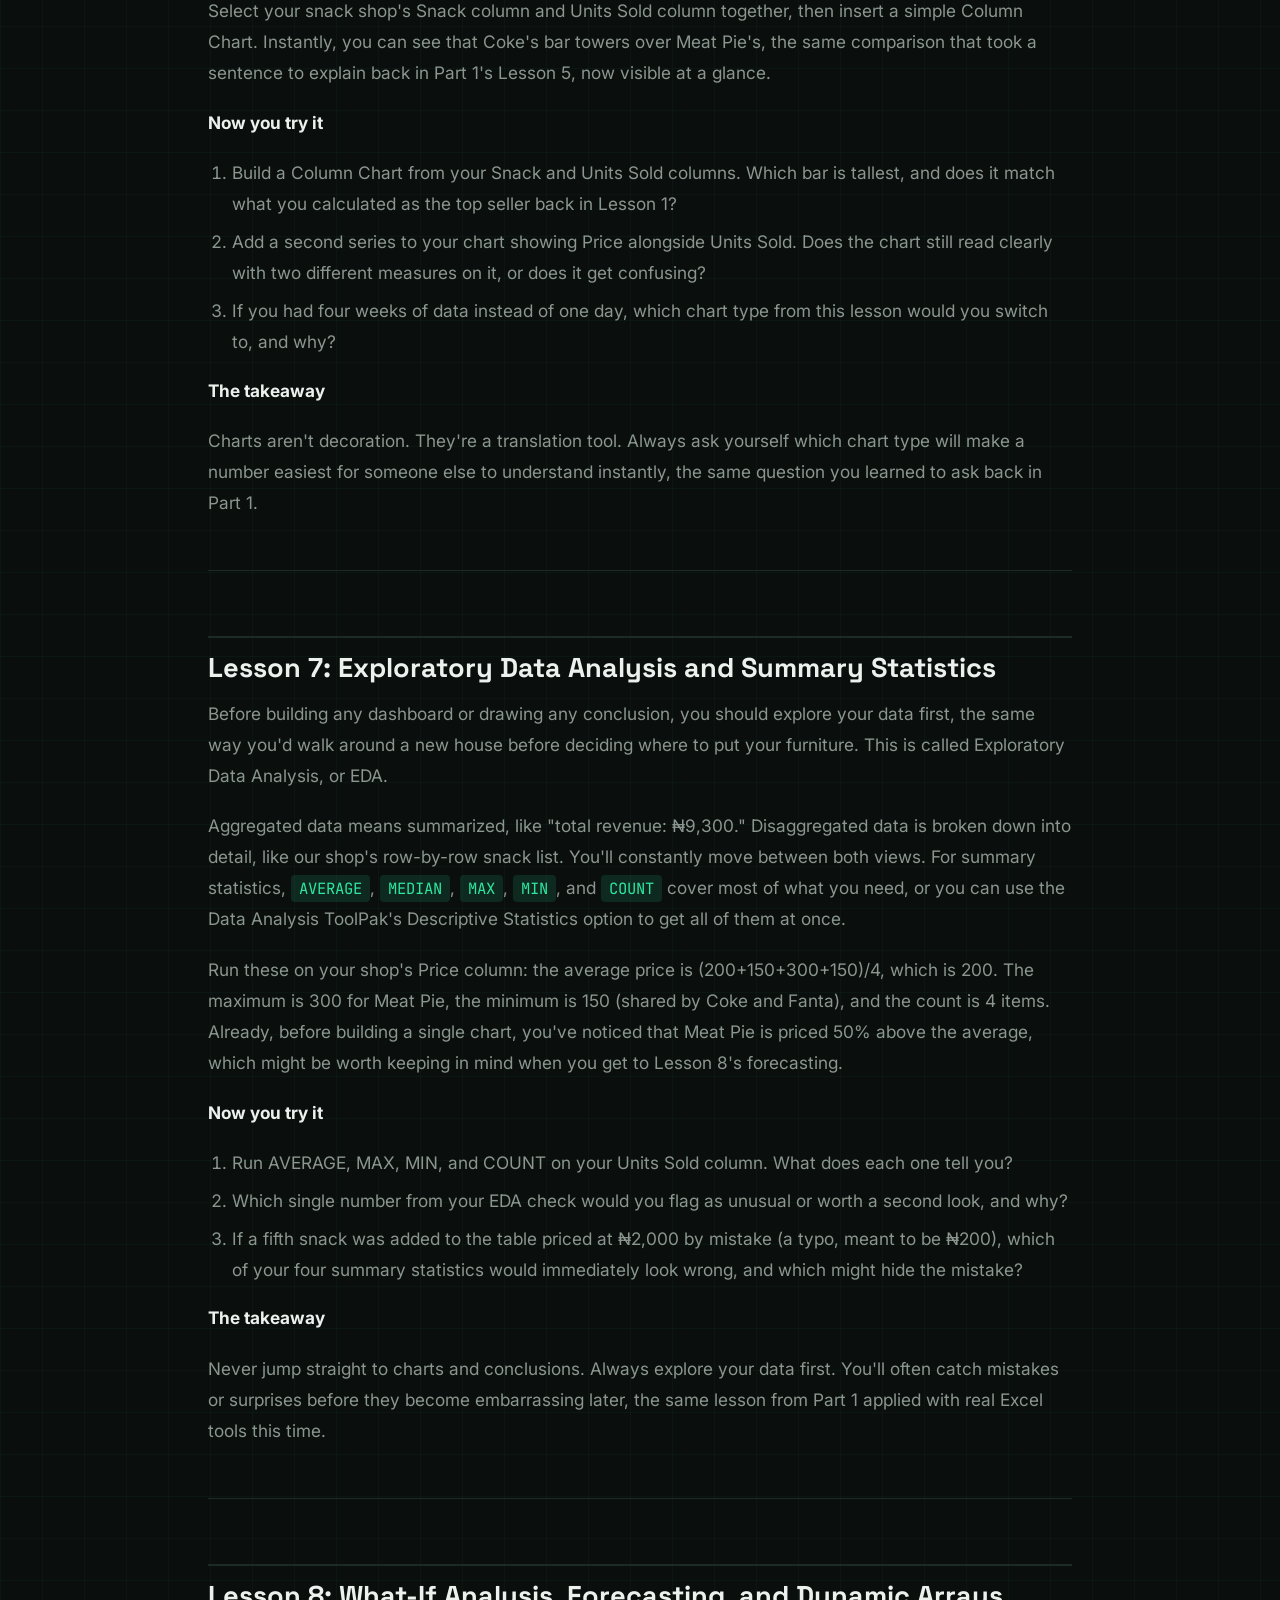
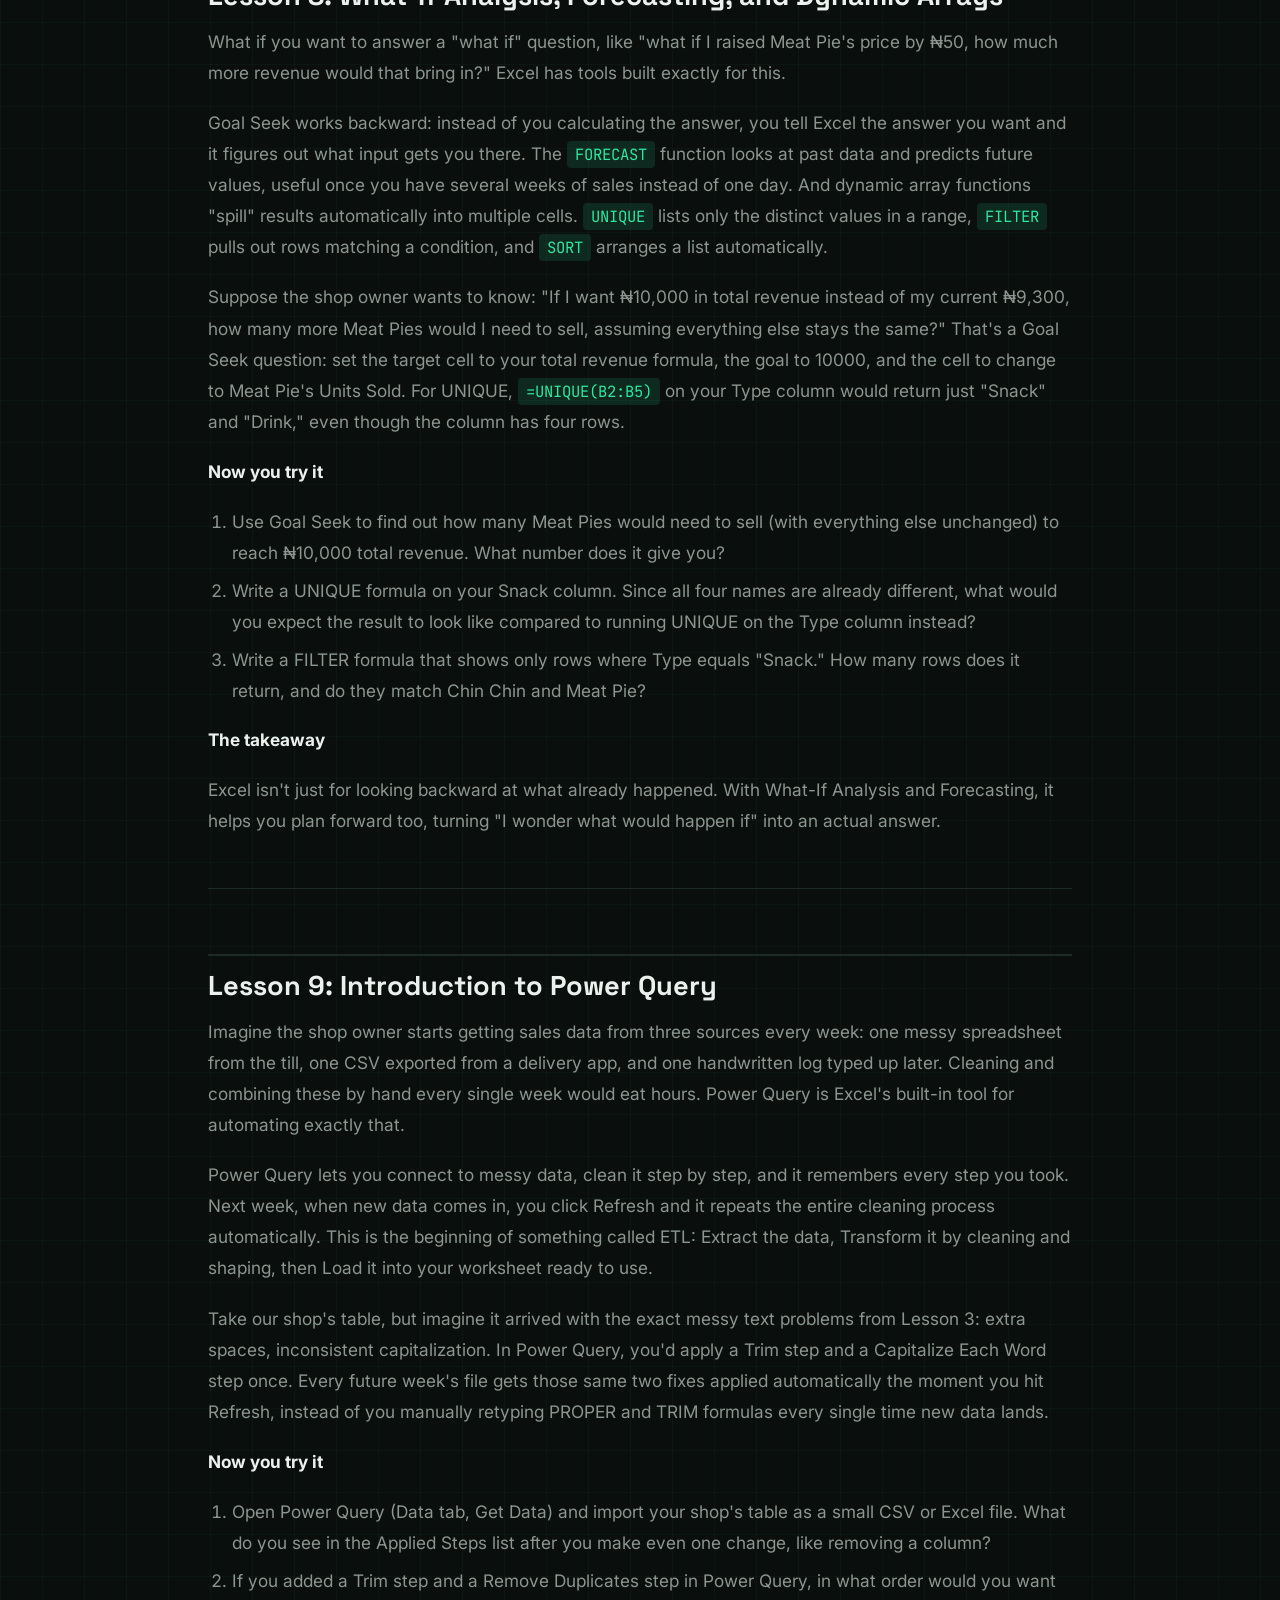
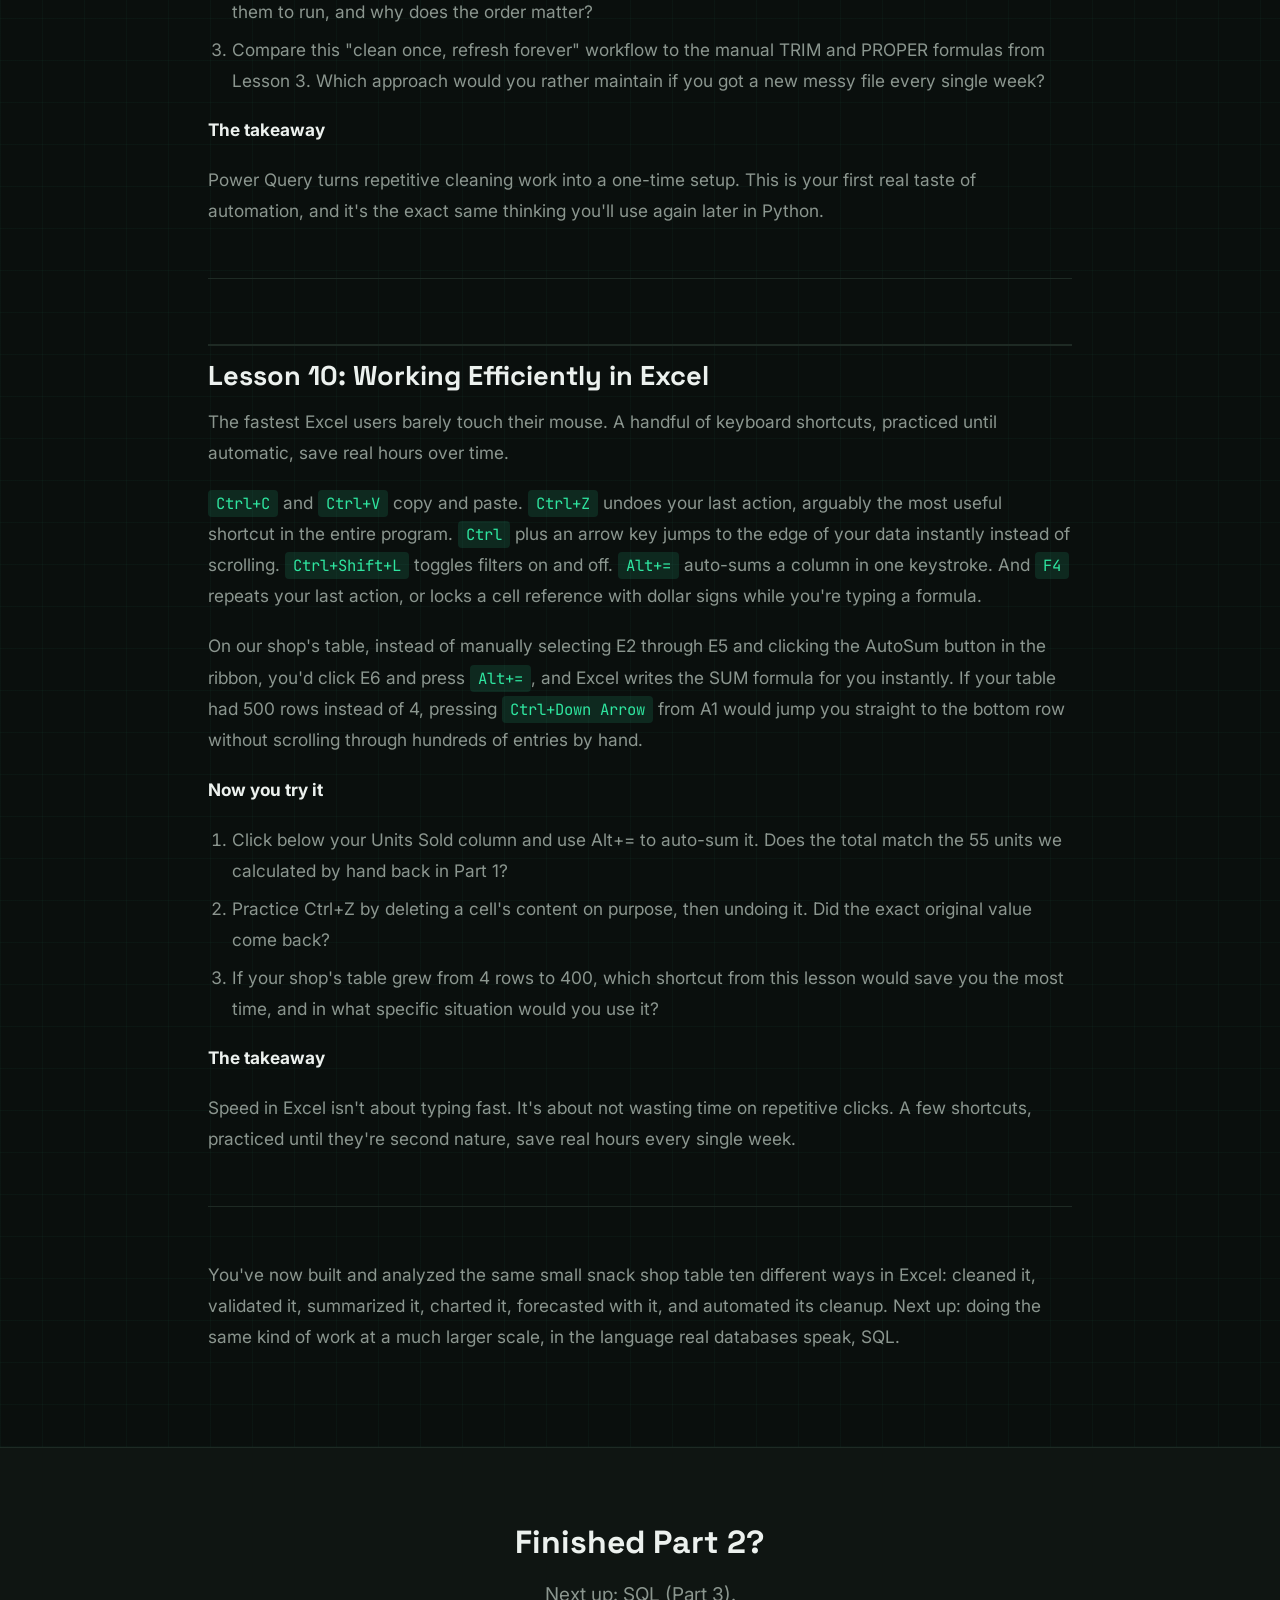
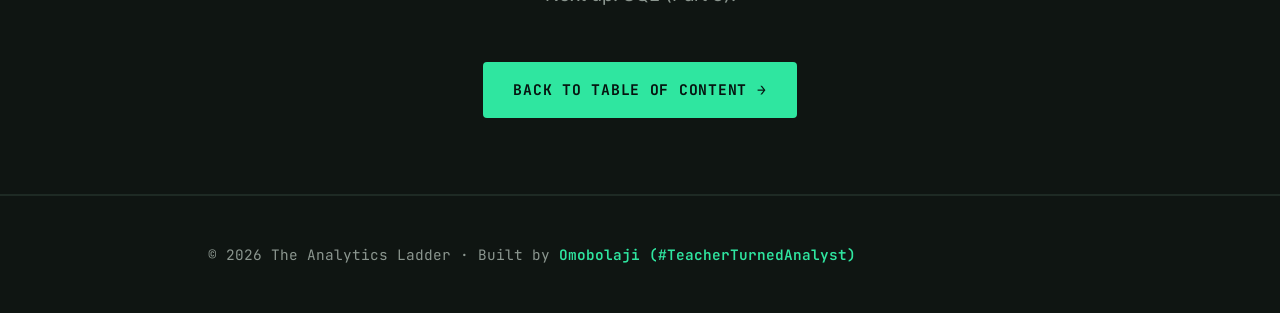
<file: lessons/part2.html>
<!DOCTYPE html>
<html lang="en">
<head>
<meta charset="UTF-8">
<meta name="viewport" content="width=device-width, initial-scale=1.0">
<title>Part 2: Excel — The Analytics Ladder</title>
<link rel="stylesheet" href="../css/style.css">
</head>
<body>

<nav class="rail">
  <div class="wrap">
    <div class="rail-brand">TAL<span class="rung-mark">.LADDER</span></div>
    <div class="rail-links">
      <a href="../index.html">Meet Bolaji</a>
      <a href="../community.html">The Community</a>
      <a href="../mission.html">Our Mission</a>
      <a href="../toc.html" class="active">Start Learning</a>
    </div>
  </div>
</nav>

<header class="hero" style="padding: 44px 0;">
  <div class="wrap">
    <span class="eyebrow">Rung 2 of 5</span>
    <h1 style="font-size: 2rem;">Part 2: Excel</h1>
    <p class="lead">10 lessons, all built on the same snack shop table from Part 1. Read at your own pace.</p>
  </div>
</header>

<section class="block">
  <div class="wrap lesson">
<h1 id="part-2-excel">Part 2: Excel</h1>
<p><em>(The Analytics Ladder — Lesson Content)</em></p>
<hr />
<h2 id="lesson-1-getting-to-know-excel">Lesson 1: Getting to Know
Excel</h2>
<p>Excel is a giant grid of boxes, like graph paper on your computer.
Each box is called a cell, and every cell has an address, just like a
house has an address on a street. The box in the first column and first
row is called A1. The one next to it is B1.</p>
<p>Let's bring back our snack shop from Part 1, and give it a proper
home in Excel. Open a blank sheet and type this in, one row per snack,
starting in cell A1:</p>
<table>
<thead>
<tr class="header">
<th>Snack</th>
<th>Type</th>
<th>Price</th>
<th>Units Sold</th>
</tr>
</thead>
<tbody>
<tr class="odd">
<td>Chin Chin</td>
<td>Snack</td>
<td>200</td>
<td>15</td>
</tr>
<tr class="even">
<td>Coke</td>
<td>Drink</td>
<td>150</td>
<td>20</td>
</tr>
<tr class="odd">
<td>Meat Pie</td>
<td>Snack</td>
<td>300</td>
<td>8</td>
</tr>
<tr class="even">
<td>Fanta</td>
<td>Drink</td>
<td>150</td>
<td>12</td>
</tr>
</tbody>
</table>
<p>That's cell A1 through D5. Notice we're using the exact same numbers
from Part 1. Every lesson in this part will keep building on this same
little table, so type it in now if you're following along.</p>
<p>A few things worth knowing before you go further. When you write a
formula and copy it to other cells, Excel normally shifts the reference
automatically. This is called a relative reference. If you write
<code>=C2*2</code> in cell E2 and copy it down to E3, Excel
automatically changes it to <code>=C3*2</code>, following you down the
sheet. Sometimes you want a cell to stay locked in place no matter where
you copy the formula, and you do that by adding dollar signs, like
<code>$C$2</code>. This is an absolute reference.</p>
<p>You can also give a cell a name instead of remembering its address.
Instead of "the total is in D6," you could name that cell TotalUnits and
write formulas like <code>=TotalUnits*10</code> that actually read like
plain English.</p>
<p><strong>Now you try it</strong></p>
<ol type="1">
<li>In cell E2, write a formula that multiplies Price by Units Sold for
Chin Chin, then copy that formula down to E3, E4, and E5. What total
revenue does each snack show?</li>
<li>Which snack, according to your new column, earned the shop the most
money? Does it match the snack with the highest Units Sold, or a
different one?</li>
<li>If you copied the formula from E2 down to E5 and it used
<code>$C$2</code> instead of <code>C2</code>, what would go wrong?</li>
</ol>
<p><strong>The takeaway</strong></p>
<p>Every skill in Excel builds on this one idea: cells have addresses,
and formulas use those addresses to do the thinking for you. You'll use
this exact snack shop table for the rest of this part, so keep it
open.</p>
<hr />
<h2 id="lesson-2-core-formulas-and-lookup-functions">Lesson 2: Core
Formulas and Lookup Functions</h2>
<p>Every formula in Excel starts with an equals sign. Beyond simple
multiplication, a handful of formulas cover most of what you'll ever
need day to day.</p>
<p><code>SUM</code> adds up a range of numbers. <code>SUMIFS</code> does
the same thing, but only for rows matching a condition, so you could
total sales just for "Snack" type items and ignore drinks entirely.
<code>COUNTIFS</code> counts matching rows instead of summing them.
<code>AVERAGEIFS</code> finds an average, again only among matching
rows. And <code>IF</code> makes a decision inside a cell:
<code>IF(condition, value_if_true, value_if_false)</code>.</p>
<p>There's also a family of lookup functions for finding information
inside a big table. The modern one is <code>XLOOKUP</code>, written as
<code>XLOOKUP(what_to_find, where_to_look, what_to_return)</code>.</p>
<p>Let's use these on our shop's table. To find total revenue for just
the Snack category, you'd write
<code>=SUMIFS(E2:E5, B2:B5, "Snack")</code>, which checks column B for
"Snack" and sums the matching revenue in column E. To find one snack's
price without scrolling to look for it,
<code>=XLOOKUP("Meat Pie", A2:A5, C2:C5)</code> searches column A for
"Meat Pie" and returns its price from column C, which is 300.</p>
<p><strong>Now you try it</strong></p>
<ol type="1">
<li>Write a SUMIFS formula that totals revenue for just the "Drink"
category from your table. What number do you get?</li>
<li>Write an AVERAGEIFS formula that finds the average Units Sold for
snacks only (Type = "Snack"). How does that compare to the average for
drinks?</li>
<li>Use XLOOKUP to find the Units Sold for "Coke" without looking at the
table directly. Does the number it returns match what you can see in row
3?</li>
</ol>
<p><strong>The takeaway</strong></p>
<p>Formulas do the repetitive thinking so you don't have to. The moment
you start typing numbers into a calculator by hand instead of using a
formula on data that's already in your sheet, you've missed the whole
point of Excel.</p>
<hr />
<h2 id="lesson-3-text-functions-and-data-cleaning">Lesson 3: Text
Functions and Data Cleaning</h2>
<p>Real-world data is almost never as neat as our shop's table. Names
get extra spaces, text ends up in the wrong case, and the same entry
sometimes gets typed twice by accident. Before you analyze anything, you
usually clean it first, the same way you'd wash vegetables before
cooking.</p>
<p>A few functions handle most cleaning jobs. <code>TRIM</code> removes
extra spaces from text. <code>LEFT</code> and <code>RIGHT</code> grab
characters from the start or end of a piece of text.
<code>TEXTJOIN</code> or <code>CONCATENATE</code> join pieces of text
together. And for actual duplicate rows, Excel has a built-in Remove
Duplicates tool under the Data tab.</p>
<p>Suppose the person logging our shop's sales got sloppy one day and
typed "Meat Pie" with a trailing space, and another day typed " meat
pie" in lowercase with a leading space. To Excel, these look like three
completely different snacks, even though they're the same item.
<code>=TRIM(A2)</code> would strip the extra spaces, but wouldn't fix
the capitalization on its own; you'd combine it with <code>UPPER</code>
or <code>PROPER</code> to standardize the case as well:
<code>=PROPER(TRIM(A2))</code> turns any messy version into a clean
"Meat Pie" every time.</p>
<p><strong>Now you try it</strong></p>
<ol type="1">
<li>Type " Chin Chin " into a new cell, deliberately including extra
spaces at the start and end. Write a TRIM formula that cleans it and
confirm the result matches your original A2 exactly.</li>
<li>If your shop's logger accidentally typed "coke" in lowercase on one
day and "Coke" with a capital on another, what would happen if you tried
to SUMIFS by "Coke" without first cleaning the text?</li>
<li>Write a formula using PROPER and TRIM together that would fix both
problems from question 2 in one step.</li>
</ol>
<p><strong>The takeaway</strong></p>
<p>Messy data leads to wrong answers, even if every formula afterward is
technically perfect. Cleaning always comes first, and it's usually the
least exciting but most important step in the whole process.</p>
<hr />
<h2 id="lesson-4-data-validation-and-conditional-formatting">Lesson 4:
Data Validation and Conditional Formatting</h2>
<p>Have you ever filled out a form online where you had to pick from a
dropdown instead of typing your own answer? That's data validation, and
it stops the wrong kind of information from being entered in the first
place.</p>
<p>Go to the Data tab and choose Data Validation, and you can restrict a
cell to only accept a dropdown list of choices, numbers within a range,
or dates within a range. This is exactly how the "coke" versus "Coke"
problem from Lesson 3 gets prevented at the source, instead of cleaned
up after the fact.</p>
<p>Conditional Formatting is a different tool that changes how a cell
looks based on its value, without you manually colouring anything
yourself.</p>
<p>Let's set up both for our shop. In column A, apply Data Validation
with a dropdown list containing exactly "Chin Chin," "Coke," "Meat Pie,"
and "Fanta," so whoever logs sales can only pick from that exact list,
never a slightly different spelling. Then apply Conditional Formatting
to your Units Sold column so that any value below 10 turns red
automatically. Looking at our table, Meat Pie's 8 units would
immediately show up red, drawing attention to it without you having to
notice it yourself while scanning the numbers.</p>
<p><strong>Now you try it</strong></p>
<ol type="1">
<li>Set up a dropdown list in a new column restricted to just the four
snack names. Try typing a fifth, made-up name into that column; what
happens?</li>
<li>Apply conditional formatting to your Units Sold column so anything
under 10 shows red. Which row turns red, and does it match what you'd
expect from Part 1's discussion of Meat Pie?</li>
<li>Add a second conditional formatting rule that turns Units Sold green
if it's 15 or higher. Which rows qualify?</li>
</ol>
<p><strong>The takeaway</strong></p>
<p>Good spreadsheets prevent mistakes before they happen with
validation, and make important information visible at a glance with
conditional formatting. Both save you from manually checking every
single cell yourself.</p>
<hr />
<h2 id="lesson-5-pivot-tables">Lesson 5: Pivot Tables</h2>
<p>Imagine our shop's table wasn't four rows but four thousand, covering
a full year of daily sales instead of one snapshot. Scrolling through
and adding things up manually would take forever. A Pivot Table answers
a question like "what's total revenue per snack type?" in seconds, and
it's one of the most useful tools in all of Excel.</p>
<p>You take your raw data and drag fields into four boxes: Rows,
Columns, Values, and Filters. Excel groups and summarizes everything
automatically.</p>
<p>Using our shop's table, drag "Type" into Rows and "Units Sold" into
Values. Instantly, without writing a single formula, you get a clean
summary showing 23 units sold for Snack (15 Chin Chin plus 8 Meat Pie)
and 32 for Drink (20 Coke plus 12 Fanta). That's the same SUMIFS math
from Lesson 2, done automatically by dragging two fields instead of
typing a formula.</p>
<p><strong>Now you try it</strong></p>
<ol type="1">
<li>Build a Pivot Table from your shop's data with "Type" in Rows and
"Price" in Values, set to show the average instead of the sum. What
average price does Snack show versus Drink?</li>
<li>Now change the Values field to show a count instead of a sum or
average. How many items fall under each Type?</li>
<li>Compare the Pivot Table's Type totals for Units Sold to the SUMIFS
formulas you wrote in Lesson 2. Do the numbers match?</li>
</ol>
<p><strong>The takeaway</strong></p>
<p>Whenever you find yourself asking "what's the total, average, or
count of something, grouped by something else," that's a Pivot Table
question, and it's often faster to build than writing the equivalent
formula by hand.</p>
<hr />
<h2 id="lesson-6-charts-and-visualization-in-excel">Lesson 6: Charts and
Visualization in Excel</h2>
<p>A chart turns a list of numbers into a picture anyone can understand
instantly. In Excel, you highlight your data, click Insert, and pick a
chart type.</p>
<p>A Bar or Column Chart compares categories against each other, which
is exactly what our four snacks call for. A Line Chart shows change over
time, useful once you're tracking sales across multiple weeks instead of
one day. A Combo Chart mixes two chart types, like bars for actual sales
plus a line for a sales target. And a Sparkline is a tiny chart that
fits inside a single cell, handy for showing a quick trend next to each
row without taking up a whole chart's worth of space.</p>
<p>Select your snack shop's Snack column and Units Sold column together,
then insert a simple Column Chart. Instantly, you can see that Coke's
bar towers over Meat Pie's, the same comparison that took a sentence to
explain back in Part 1's Lesson 5, now visible at a glance.</p>
<p><strong>Now you try it</strong></p>
<ol type="1">
<li>Build a Column Chart from your Snack and Units Sold columns. Which
bar is tallest, and does it match what you calculated as the top seller
back in Lesson 1?</li>
<li>Add a second series to your chart showing Price alongside Units
Sold. Does the chart still read clearly with two different measures on
it, or does it get confusing?</li>
<li>If you had four weeks of data instead of one day, which chart type
from this lesson would you switch to, and why?</li>
</ol>
<p><strong>The takeaway</strong></p>
<p>Charts aren't decoration. They're a translation tool. Always ask
yourself which chart type will make a number easiest for someone else to
understand instantly, the same question you learned to ask back in Part
1.</p>
<hr />
<h2
id="lesson-7-exploratory-data-analysis-and-summary-statistics">Lesson 7:
Exploratory Data Analysis and Summary Statistics</h2>
<p>Before building any dashboard or drawing any conclusion, you should
explore your data first, the same way you'd walk around a new house
before deciding where to put your furniture. This is called Exploratory
Data Analysis, or EDA.</p>
<p>Aggregated data means summarized, like "total revenue: ₦9,300."
Disaggregated data is broken down into detail, like our shop's
row-by-row snack list. You'll constantly move between both views. For
summary statistics, <code>AVERAGE</code>, <code>MEDIAN</code>,
<code>MAX</code>, <code>MIN</code>, and <code>COUNT</code> cover most of
what you need, or you can use the Data Analysis ToolPak's Descriptive
Statistics option to get all of them at once.</p>
<p>Run these on your shop's Price column: the average price is
(200+150+300+150)/4, which is 200. The maximum is 300 for Meat Pie, the
minimum is 150 (shared by Coke and Fanta), and the count is 4 items.
Already, before building a single chart, you've noticed that Meat Pie is
priced 50% above the average, which might be worth keeping in mind when
you get to Lesson 8's forecasting.</p>
<p><strong>Now you try it</strong></p>
<ol type="1">
<li>Run AVERAGE, MAX, MIN, and COUNT on your Units Sold column. What
does each one tell you?</li>
<li>Which single number from your EDA check would you flag as unusual or
worth a second look, and why?</li>
<li>If a fifth snack was added to the table priced at ₦2,000 by mistake
(a typo, meant to be ₦200), which of your four summary statistics would
immediately look wrong, and which might hide the mistake?</li>
</ol>
<p><strong>The takeaway</strong></p>
<p>Never jump straight to charts and conclusions. Always explore your
data first. You'll often catch mistakes or surprises before they become
embarrassing later, the same lesson from Part 1 applied with real Excel
tools this time.</p>
<hr />
<h2 id="lesson-8-what-if-analysis-forecasting-and-dynamic-arrays">Lesson
8: What-If Analysis, Forecasting, and Dynamic Arrays</h2>
<p>What if you want to answer a "what if" question, like "what if I
raised Meat Pie's price by ₦50, how much more revenue would that bring
in?" Excel has tools built exactly for this.</p>
<p>Goal Seek works backward: instead of you calculating the answer, you
tell Excel the answer you want and it figures out what input gets you
there. The <code>FORECAST</code> function looks at past data and
predicts future values, useful once you have several weeks of sales
instead of one day. And dynamic array functions "spill" results
automatically into multiple cells. <code>UNIQUE</code> lists only the
distinct values in a range, <code>FILTER</code> pulls out rows matching
a condition, and <code>SORT</code> arranges a list automatically.</p>
<p>Suppose the shop owner wants to know: "If I want ₦10,000 in total
revenue instead of my current ₦9,300, how many more Meat Pies would I
need to sell, assuming everything else stays the same?" That's a Goal
Seek question: set the target cell to your total revenue formula, the
goal to 10000, and the cell to change to Meat Pie's Units Sold. For
UNIQUE, <code>=UNIQUE(B2:B5)</code> on your Type column would return
just "Snack" and "Drink," even though the column has four rows.</p>
<p><strong>Now you try it</strong></p>
<ol type="1">
<li>Use Goal Seek to find out how many Meat Pies would need to sell
(with everything else unchanged) to reach ₦10,000 total revenue. What
number does it give you?</li>
<li>Write a UNIQUE formula on your Snack column. Since all four names
are already different, what would you expect the result to look like
compared to running UNIQUE on the Type column instead?</li>
<li>Write a FILTER formula that shows only rows where Type equals
"Snack." How many rows does it return, and do they match Chin Chin and
Meat Pie?</li>
</ol>
<p><strong>The takeaway</strong></p>
<p>Excel isn't just for looking backward at what already happened. With
What-If Analysis and Forecasting, it helps you plan forward too, turning
"I wonder what would happen if" into an actual answer.</p>
<hr />
<h2 id="lesson-9-introduction-to-power-query">Lesson 9: Introduction to
Power Query</h2>
<p>Imagine the shop owner starts getting sales data from three sources
every week: one messy spreadsheet from the till, one CSV exported from a
delivery app, and one handwritten log typed up later. Cleaning and
combining these by hand every single week would eat hours. Power Query
is Excel's built-in tool for automating exactly that.</p>
<p>Power Query lets you connect to messy data, clean it step by step,
and it remembers every step you took. Next week, when new data comes in,
you click Refresh and it repeats the entire cleaning process
automatically. This is the beginning of something called ETL: Extract
the data, Transform it by cleaning and shaping, then Load it into your
worksheet ready to use.</p>
<p>Take our shop's table, but imagine it arrived with the exact messy
text problems from Lesson 3: extra spaces, inconsistent capitalization.
In Power Query, you'd apply a Trim step and a Capitalize Each Word step
once. Every future week's file gets those same two fixes applied
automatically the moment you hit Refresh, instead of you manually
retyping PROPER and TRIM formulas every single time new data lands.</p>
<p><strong>Now you try it</strong></p>
<ol type="1">
<li>Open Power Query (Data tab, Get Data) and import your shop's table
as a small CSV or Excel file. What do you see in the Applied Steps list
after you make even one change, like removing a column?</li>
<li>If you added a Trim step and a Remove Duplicates step in Power
Query, in what order would you want them to run, and why does the order
matter?</li>
<li>Compare this "clean once, refresh forever" workflow to the manual
TRIM and PROPER formulas from Lesson 3. Which approach would you rather
maintain if you got a new messy file every single week?</li>
</ol>
<p><strong>The takeaway</strong></p>
<p>Power Query turns repetitive cleaning work into a one-time setup.
This is your first real taste of automation, and it's the exact same
thinking you'll use again later in Python.</p>
<hr />
<h2 id="lesson-10-working-efficiently-in-excel">Lesson 10: Working
Efficiently in Excel</h2>
<p>The fastest Excel users barely touch their mouse. A handful of
keyboard shortcuts, practiced until automatic, save real hours over
time.</p>
<p><code>Ctrl+C</code> and <code>Ctrl+V</code> copy and paste.
<code>Ctrl+Z</code> undoes your last action, arguably the most useful
shortcut in the entire program. <code>Ctrl</code> plus an arrow key
jumps to the edge of your data instantly instead of scrolling.
<code>Ctrl+Shift+L</code> toggles filters on and off. <code>Alt+=</code>
auto-sums a column in one keystroke. And <code>F4</code> repeats your
last action, or locks a cell reference with dollar signs while you're
typing a formula.</p>
<p>On our shop's table, instead of manually selecting E2 through E5 and
clicking the AutoSum button in the ribbon, you'd click E6 and press
<code>Alt+=</code>, and Excel writes the SUM formula for you instantly.
If your table had 500 rows instead of 4, pressing
<code>Ctrl+Down Arrow</code> from A1 would jump you straight to the
bottom row without scrolling through hundreds of entries by hand.</p>
<p><strong>Now you try it</strong></p>
<ol type="1">
<li>Click below your Units Sold column and use Alt+= to auto-sum it.
Does the total match the 55 units we calculated by hand back in Part
1?</li>
<li>Practice Ctrl+Z by deleting a cell's content on purpose, then
undoing it. Did the exact original value come back?</li>
<li>If your shop's table grew from 4 rows to 400, which shortcut from
this lesson would save you the most time, and in what specific situation
would you use it?</li>
</ol>
<p><strong>The takeaway</strong></p>
<p>Speed in Excel isn't about typing fast. It's about not wasting time
on repetitive clicks. A few shortcuts, practiced until they're second
nature, save real hours every single week.</p>
<hr />
<p>You've now built and analyzed the same small snack shop table ten
different ways in Excel: cleaned it, validated it, summarized it,
charted it, forecasted with it, and automated its cleanup. Next up:
doing the same kind of work at a much larger scale, in the language real
databases speak, SQL.</p>
  </div>
</section>

<section class="block alt">
  <div class="wrap" style="text-align:center;">
    <h2>Finished Part 2?</h2>
    <p>Next up: SQL (Part 3).</p>
    <a href="../toc.html" class="btn">Back to Table of Content →</a>
  </div>
</section>

<footer>
  <div class="wrap">
    &copy; 2026 The Analytics Ladder · Built by <a href="https://komobolaji20-droid.github.io" target="_blank" rel="noopener">Omobolaji (#TeacherTurnedAnalyst)</a>
  </div>
</footer>

</body>
  </html>
</file>
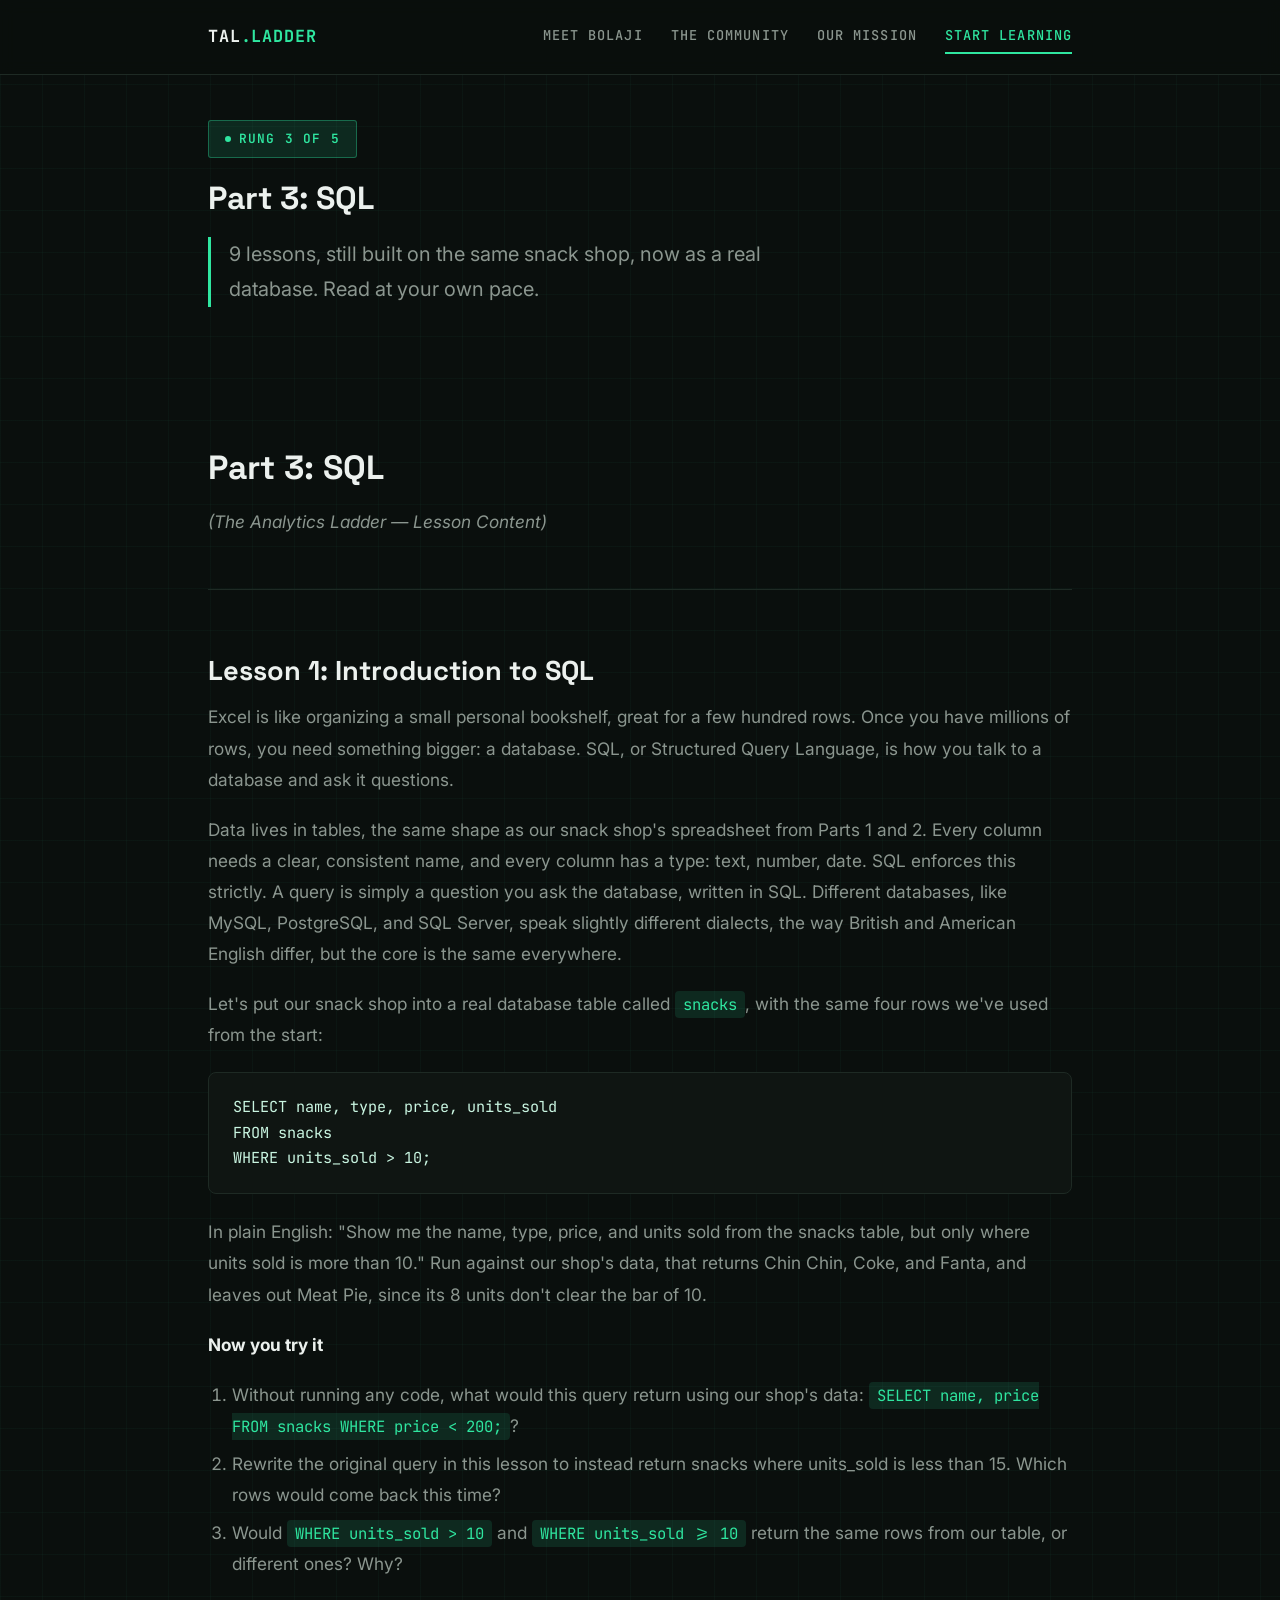
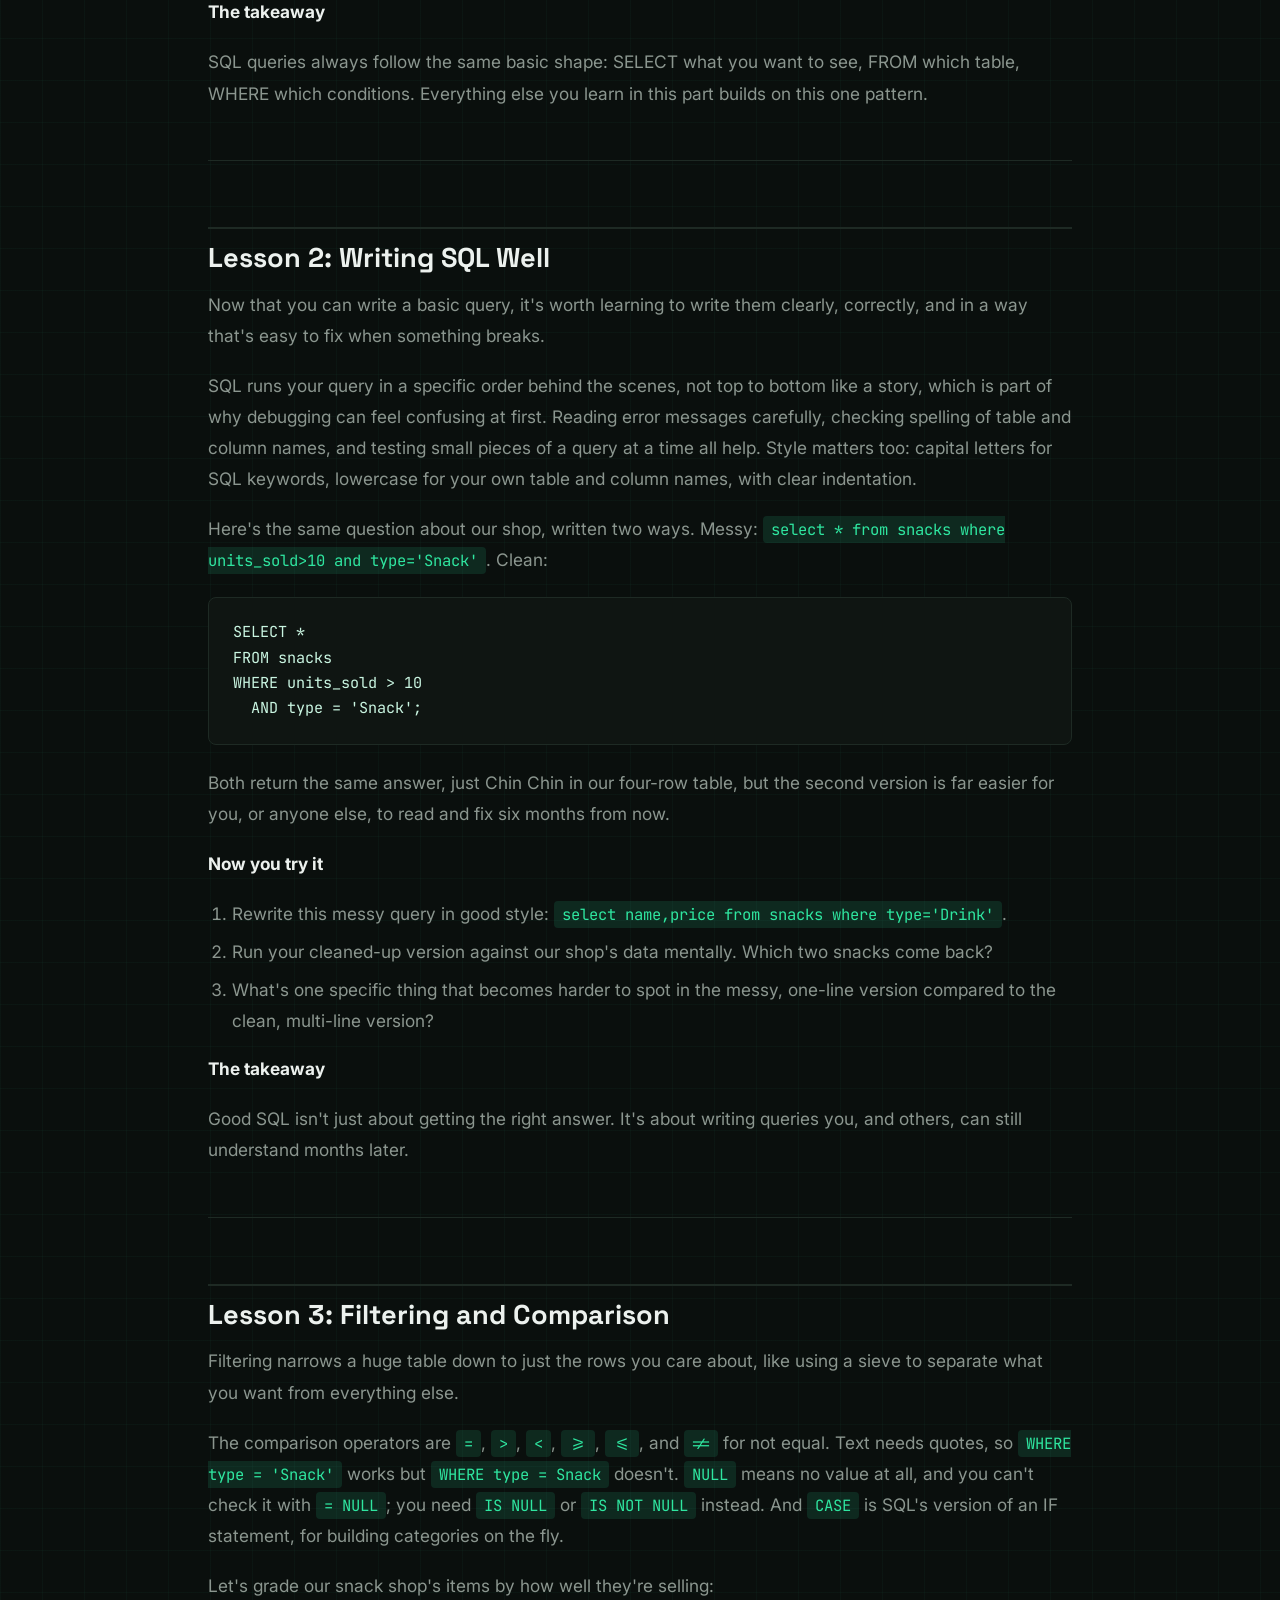
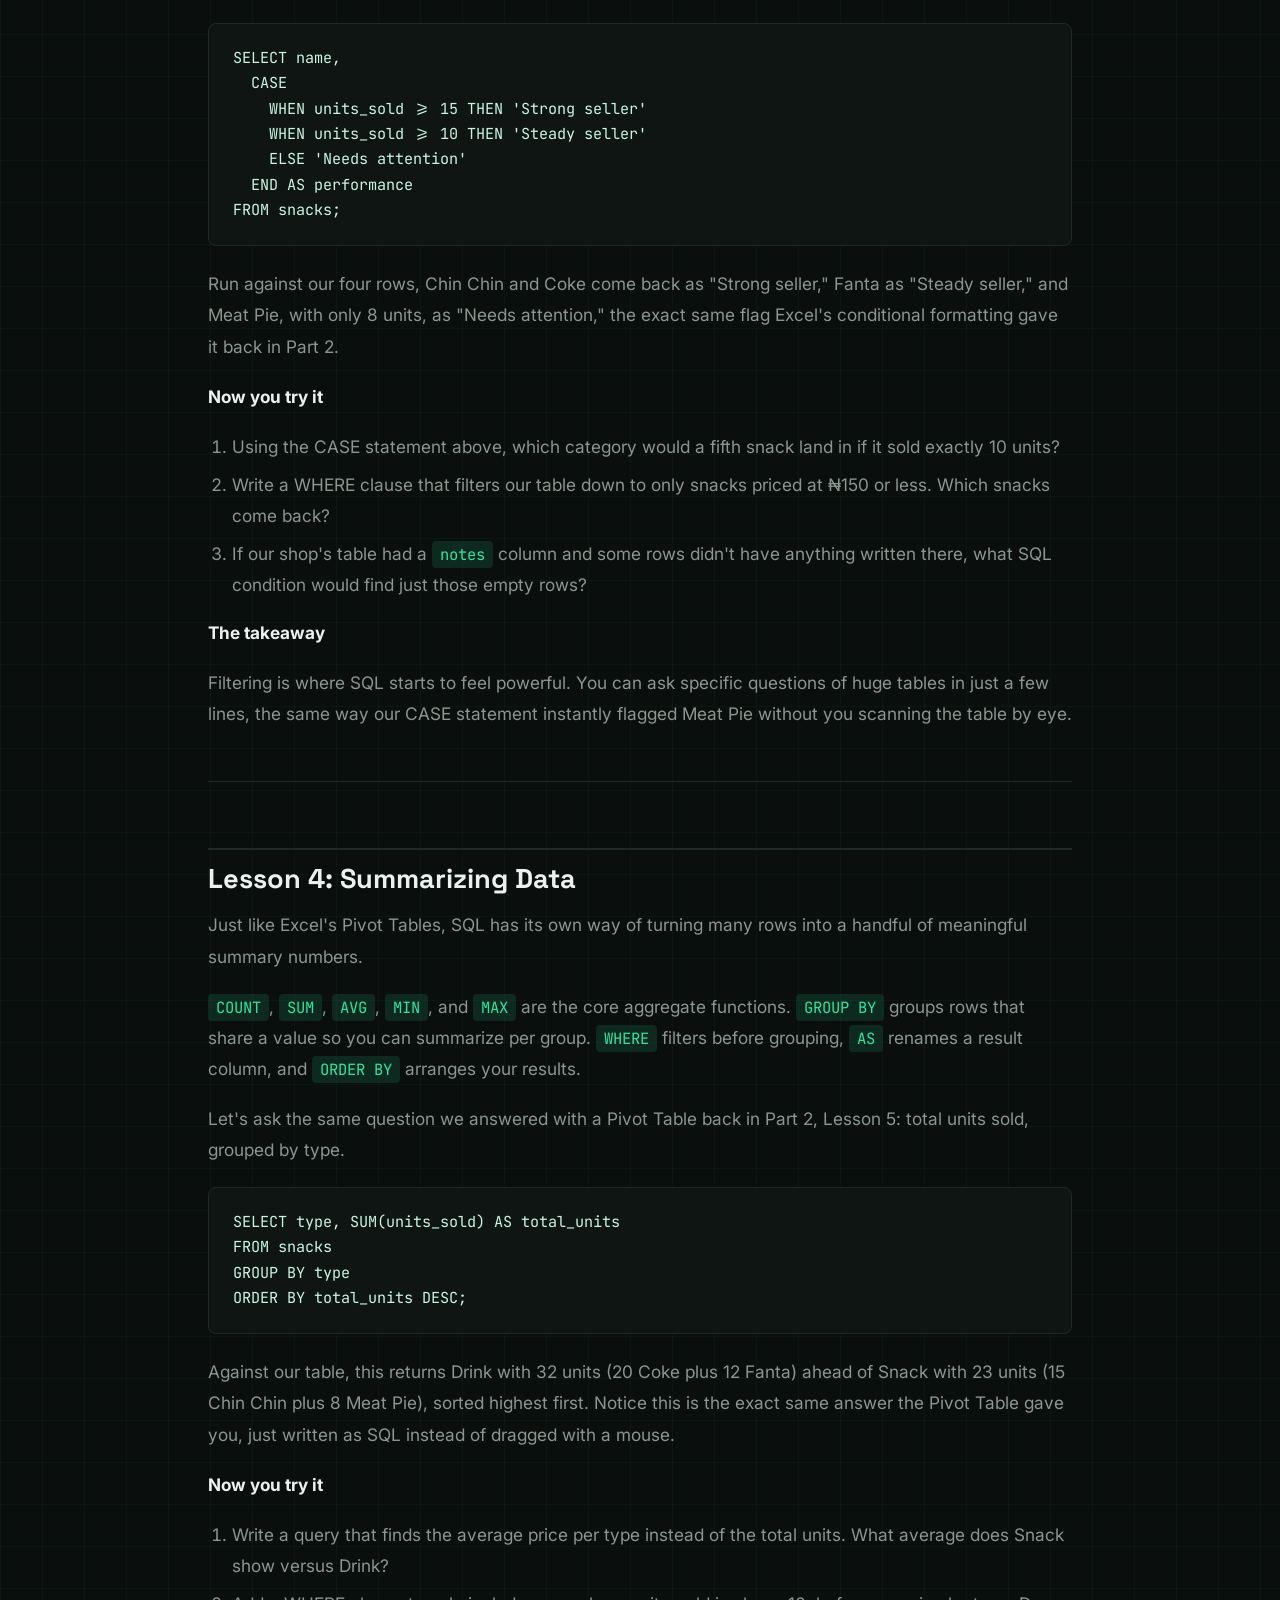
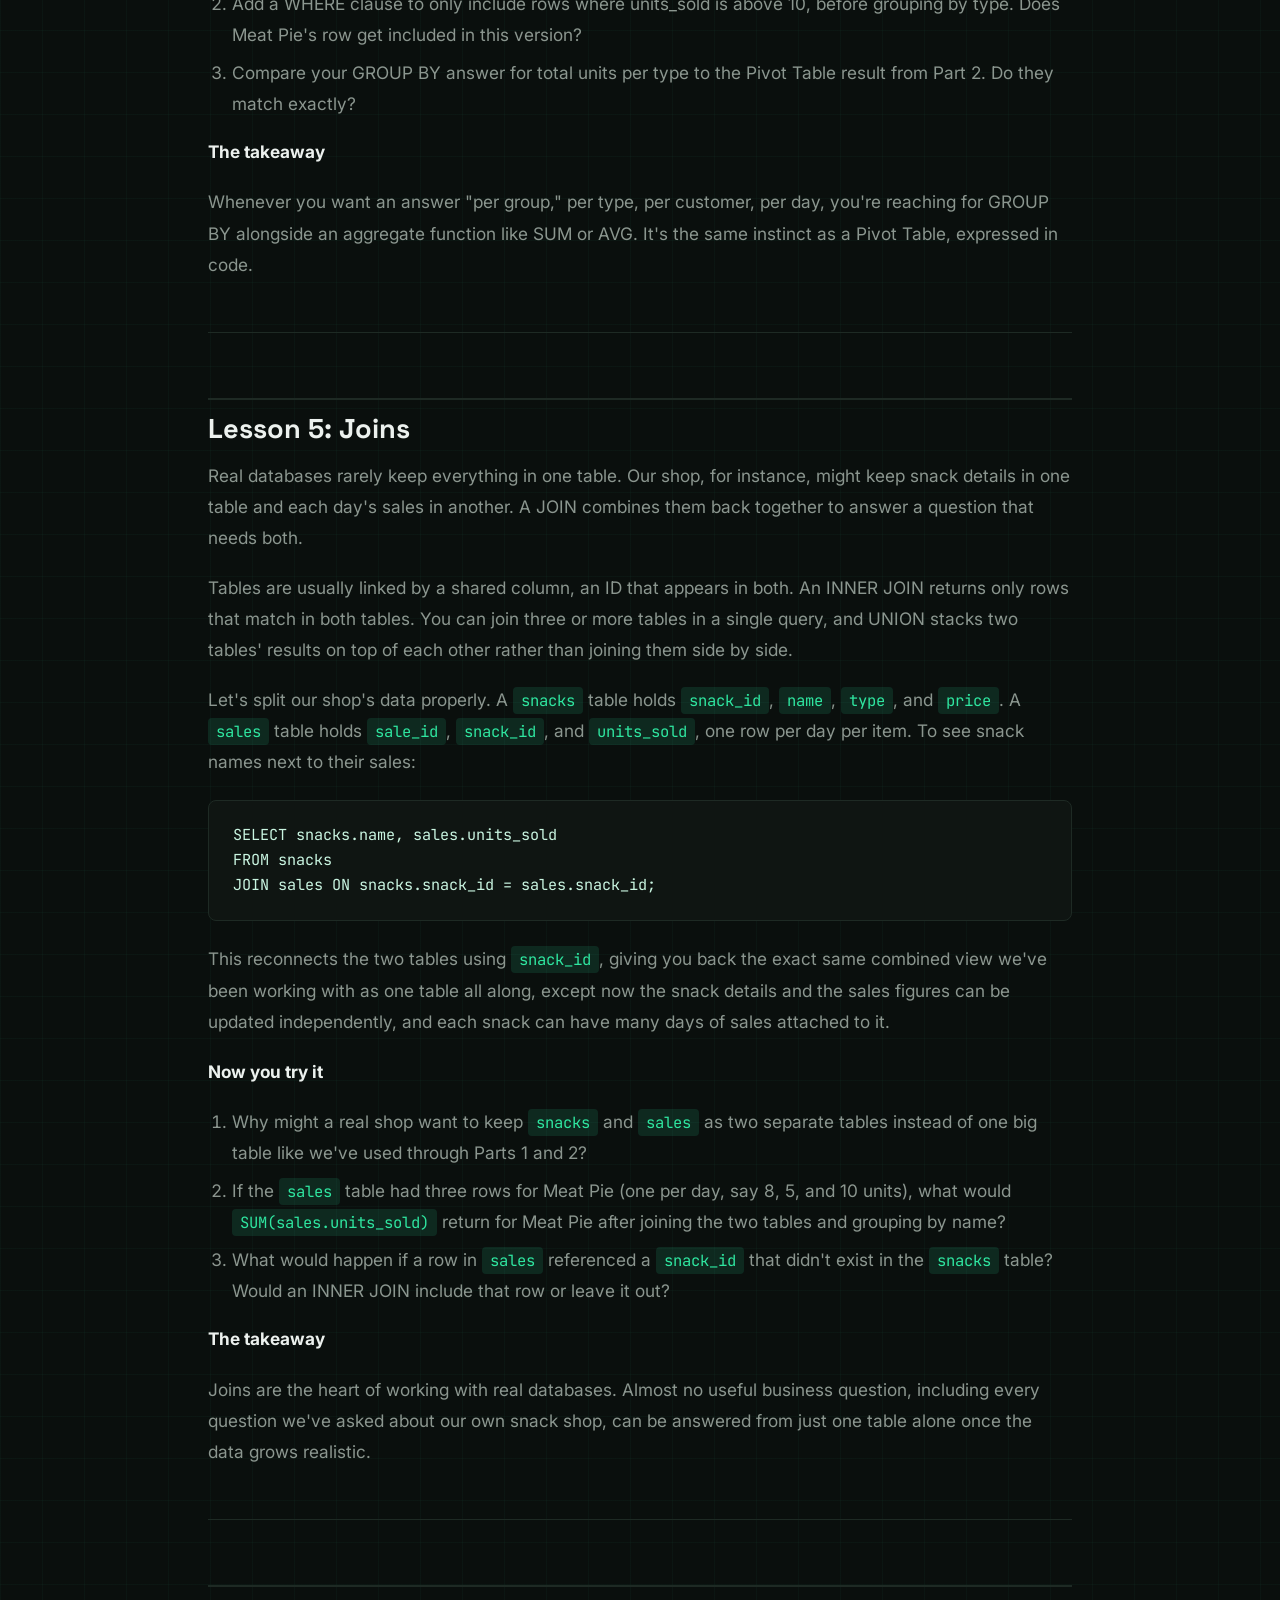
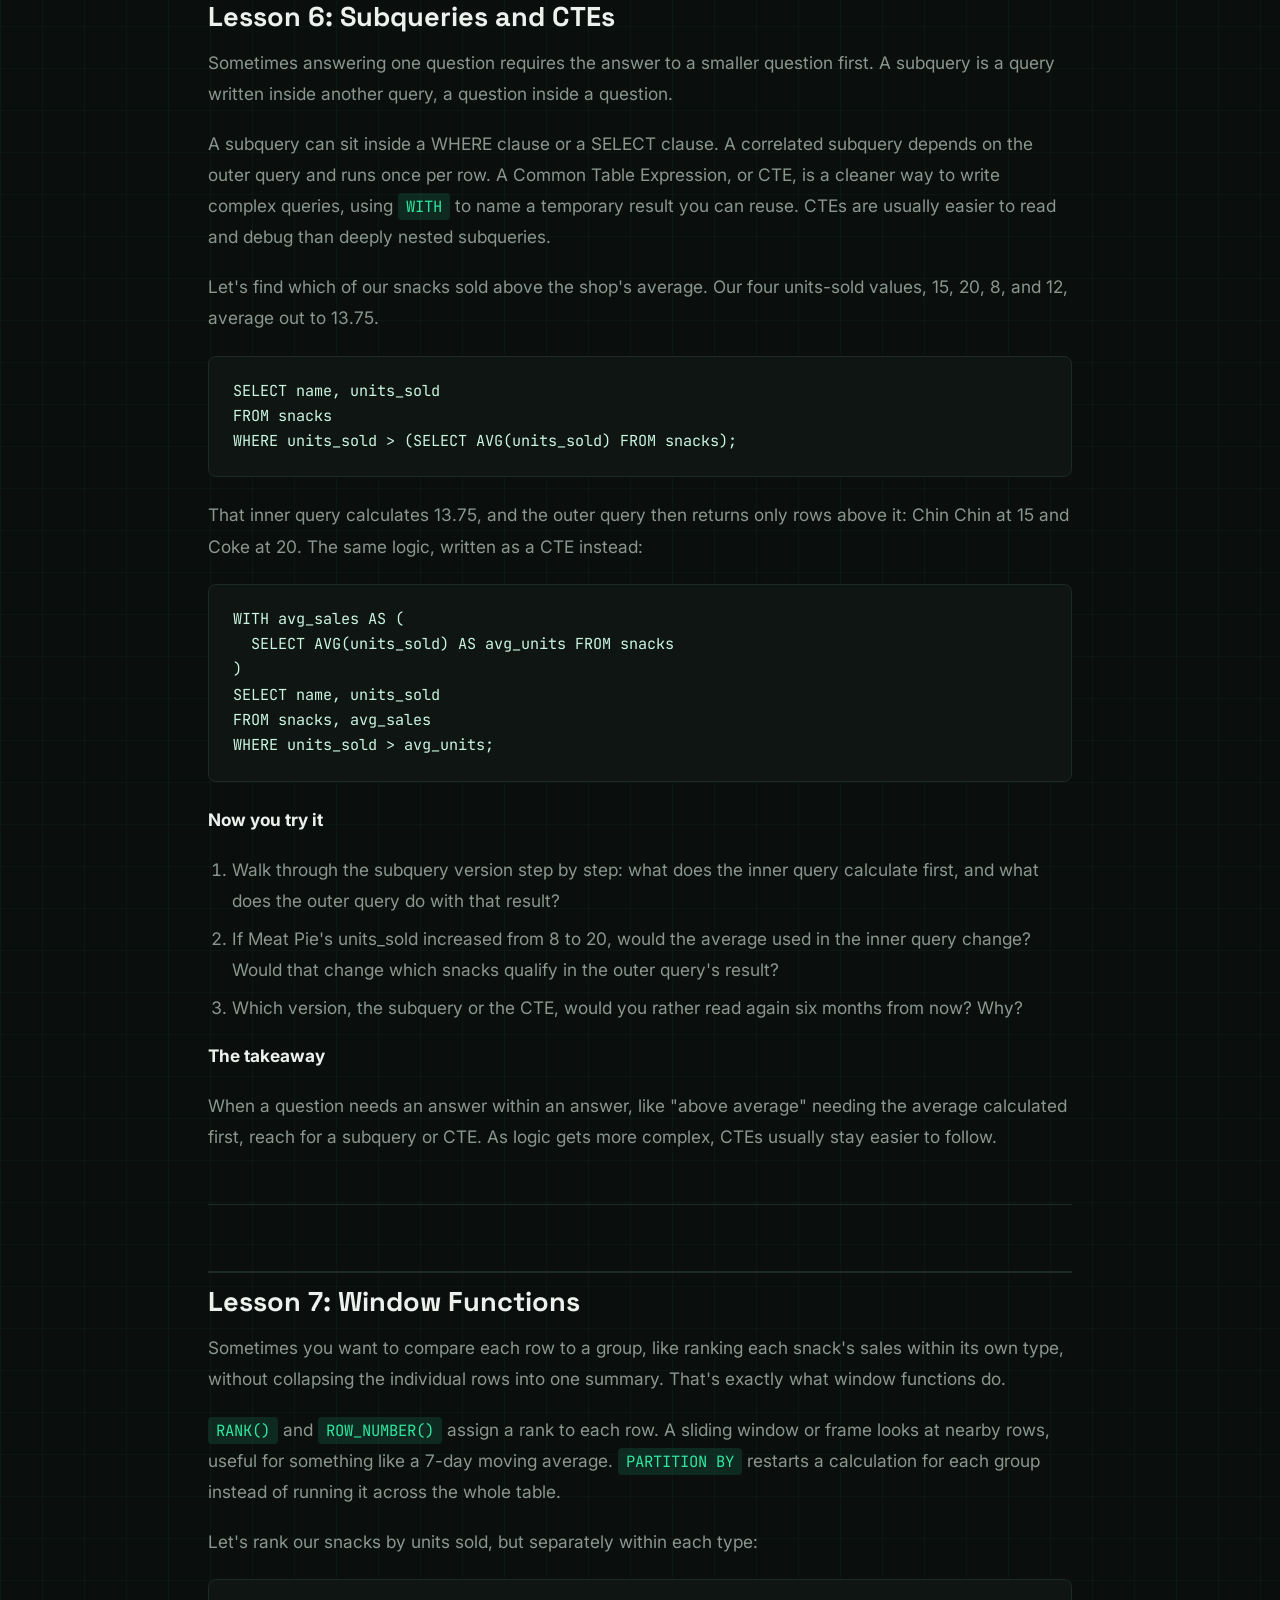
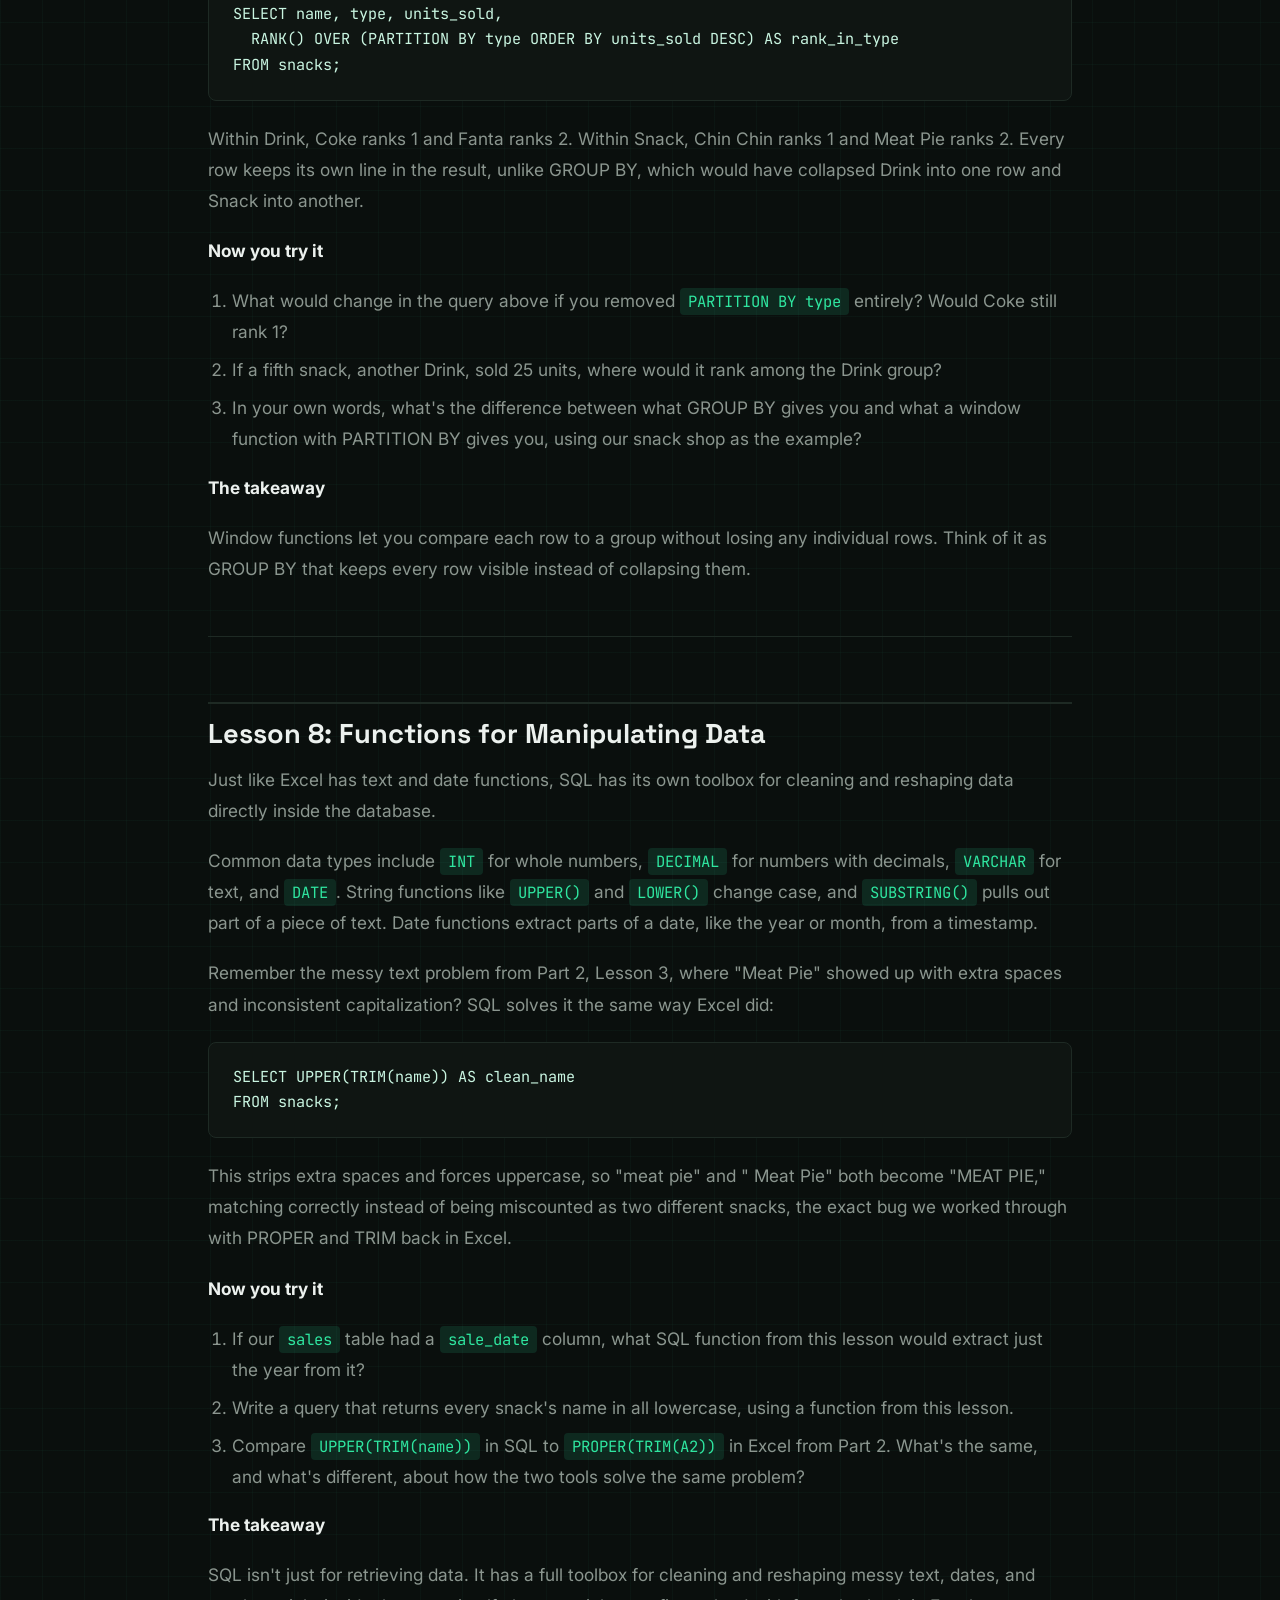
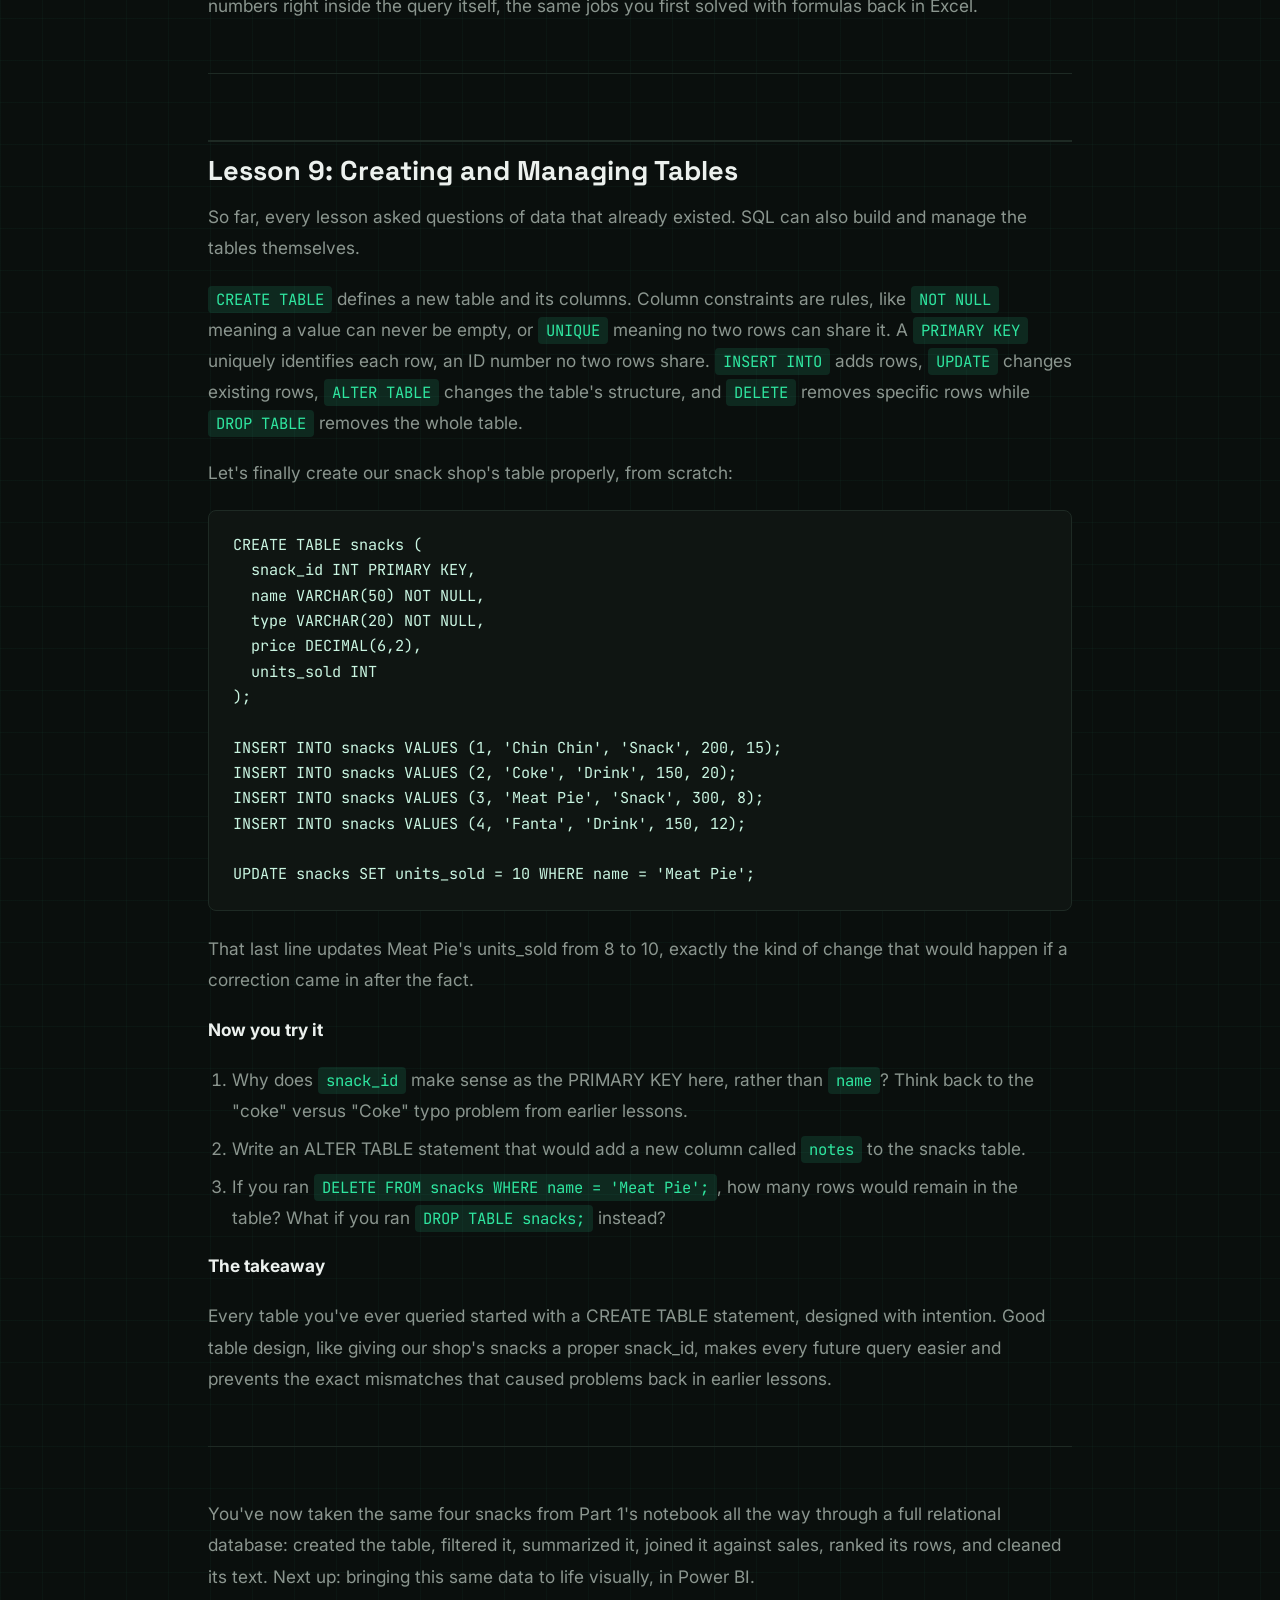
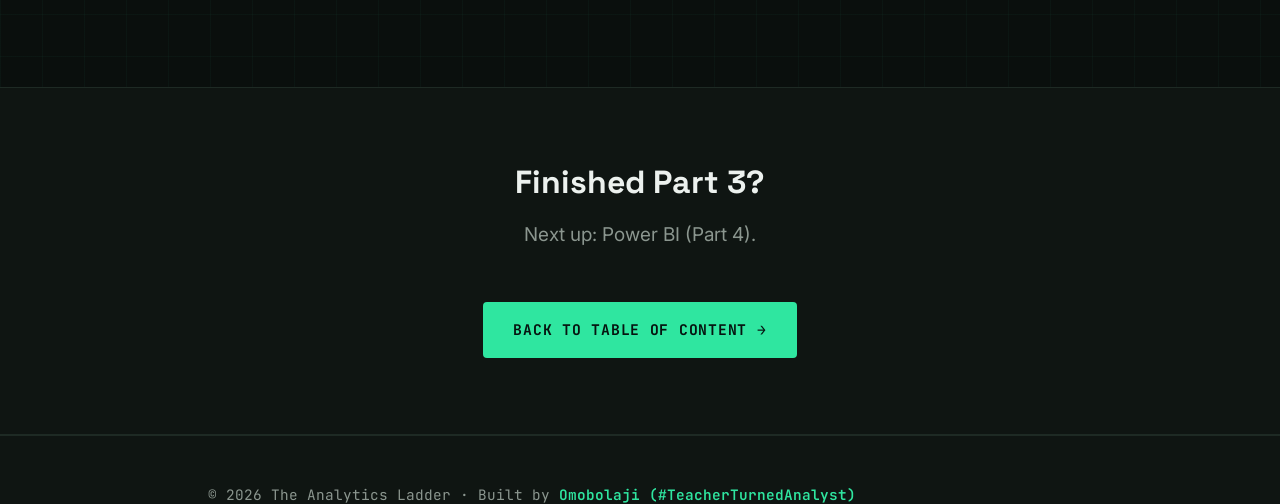
<file: lessons/part3.html>
<!DOCTYPE html>
<html lang="en">
<head>
<meta charset="UTF-8">
<meta name="viewport" content="width=device-width, initial-scale=1.0">
<title>Part 3: SQL — The Analytics Ladder</title>
<link rel="stylesheet" href="../css/style.css">
</head>
<body>

<nav class="rail">
  <div class="wrap">
    <div class="rail-brand">TAL<span class="rung-mark">.LADDER</span></div>
    <div class="rail-links">
      <a href="../index.html">Meet Bolaji</a>
      <a href="../community.html">The Community</a>
      <a href="../mission.html">Our Mission</a>
      <a href="../toc.html" class="active">Start Learning</a>
    </div>
  </div>
</nav>

<header class="hero" style="padding: 44px 0;">
  <div class="wrap">
    <span class="eyebrow">Rung 3 of 5</span>
    <h1 style="font-size: 2rem;">Part 3: SQL</h1>
    <p class="lead">9 lessons, still built on the same snack shop, now as a real database. Read at your own pace.</p>
  </div>
</header>

<section class="block">
  <div class="wrap lesson">
<h1 id="part-3-sql">Part 3: SQL</h1>
<p><em>(The Analytics Ladder — Lesson Content)</em></p>
<hr />
<h2 id="lesson-1-introduction-to-sql">Lesson 1: Introduction to SQL</h2>
<p>Excel is like organizing a small personal bookshelf, great for a few
hundred rows. Once you have millions of rows, you need something bigger:
a database. SQL, or Structured Query Language, is how you talk to a
database and ask it questions.</p>
<p>Data lives in tables, the same shape as our snack shop's spreadsheet
from Parts 1 and 2. Every column needs a clear, consistent name, and
every column has a type: text, number, date. SQL enforces this strictly.
A query is simply a question you ask the database, written in SQL.
Different databases, like MySQL, PostgreSQL, and SQL Server, speak
slightly different dialects, the way British and American English
differ, but the core is the same everywhere.</p>
<p>Let's put our snack shop into a real database table called
<code>snacks</code>, with the same four rows we've used from the
start:</p>
<pre><code>SELECT name, type, price, units_sold
FROM snacks
WHERE units_sold &gt; 10;</code></pre>
<p>In plain English: "Show me the name, type, price, and units sold from
the snacks table, but only where units sold is more than 10." Run
against our shop's data, that returns Chin Chin, Coke, and Fanta, and
leaves out Meat Pie, since its 8 units don't clear the bar of 10.</p>
<p><strong>Now you try it</strong></p>
<ol type="1">
<li>Without running any code, what would this query return using our
shop's data:
<code>SELECT name, price FROM snacks WHERE price &lt; 200;</code>?</li>
<li>Rewrite the original query in this lesson to instead return snacks
where units_sold is less than 15. Which rows would come back this
time?</li>
<li>Would <code>WHERE units_sold &gt; 10</code> and
<code>WHERE units_sold &gt;= 10</code> return the same rows from our
table, or different ones? Why?</li>
</ol>
<p><strong>The takeaway</strong></p>
<p>SQL queries always follow the same basic shape: SELECT what you want
to see, FROM which table, WHERE which conditions. Everything else you
learn in this part builds on this one pattern.</p>
<hr />
<h2 id="lesson-2-writing-sql-well">Lesson 2: Writing SQL Well</h2>
<p>Now that you can write a basic query, it's worth learning to write
them clearly, correctly, and in a way that's easy to fix when something
breaks.</p>
<p>SQL runs your query in a specific order behind the scenes, not top to
bottom like a story, which is part of why debugging can feel confusing
at first. Reading error messages carefully, checking spelling of table
and column names, and testing small pieces of a query at a time all
help. Style matters too: capital letters for SQL keywords, lowercase for
your own table and column names, with clear indentation.</p>
<p>Here's the same question about our shop, written two ways. Messy:
<code>select * from snacks where units_sold&gt;10 and type='Snack'</code>.
Clean:</p>
<pre><code>SELECT *
FROM snacks
WHERE units_sold &gt; 10
  AND type = 'Snack';</code></pre>
<p>Both return the same answer, just Chin Chin in our four-row table,
but the second version is far easier for you, or anyone else, to read
and fix six months from now.</p>
<p><strong>Now you try it</strong></p>
<ol type="1">
<li>Rewrite this messy query in good style:
<code>select name,price from snacks where type='Drink'</code>.</li>
<li>Run your cleaned-up version against our shop's data mentally. Which
two snacks come back?</li>
<li>What's one specific thing that becomes harder to spot in the messy,
one-line version compared to the clean, multi-line version?</li>
</ol>
<p><strong>The takeaway</strong></p>
<p>Good SQL isn't just about getting the right answer. It's about
writing queries you, and others, can still understand months later.</p>
<hr />
<h2 id="lesson-3-filtering-and-comparison">Lesson 3: Filtering and
Comparison</h2>
<p>Filtering narrows a huge table down to just the rows you care about,
like using a sieve to separate what you want from everything else.</p>
<p>The comparison operators are <code>=</code>, <code>&gt;</code>,
<code>&lt;</code>, <code>&gt;=</code>, <code>&lt;=</code>, and
<code>!=</code> for not equal. Text needs quotes, so
<code>WHERE type = 'Snack'</code> works but
<code>WHERE type = Snack</code> doesn't. <code>NULL</code> means no
value at all, and you can't check it with <code>= NULL</code>; you need
<code>IS NULL</code> or <code>IS NOT NULL</code> instead. And
<code>CASE</code> is SQL's version of an IF statement, for building
categories on the fly.</p>
<p>Let's grade our snack shop's items by how well they're selling:</p>
<pre><code>SELECT name,
  CASE
    WHEN units_sold &gt;= 15 THEN 'Strong seller'
    WHEN units_sold &gt;= 10 THEN 'Steady seller'
    ELSE 'Needs attention'
  END AS performance
FROM snacks;</code></pre>
<p>Run against our four rows, Chin Chin and Coke come back as "Strong
seller," Fanta as "Steady seller," and Meat Pie, with only 8 units, as
"Needs attention," the exact same flag Excel's conditional formatting
gave it back in Part 2.</p>
<p><strong>Now you try it</strong></p>
<ol type="1">
<li>Using the CASE statement above, which category would a fifth snack
land in if it sold exactly 10 units?</li>
<li>Write a WHERE clause that filters our table down to only snacks
priced at ₦150 or less. Which snacks come back?</li>
<li>If our shop's table had a <code>notes</code> column and some rows
didn't have anything written there, what SQL condition would find just
those empty rows?</li>
</ol>
<p><strong>The takeaway</strong></p>
<p>Filtering is where SQL starts to feel powerful. You can ask specific
questions of huge tables in just a few lines, the same way our CASE
statement instantly flagged Meat Pie without you scanning the table by
eye.</p>
<hr />
<h2 id="lesson-4-summarizing-data">Lesson 4: Summarizing Data</h2>
<p>Just like Excel's Pivot Tables, SQL has its own way of turning many
rows into a handful of meaningful summary numbers.</p>
<p><code>COUNT</code>, <code>SUM</code>, <code>AVG</code>,
<code>MIN</code>, and <code>MAX</code> are the core aggregate functions.
<code>GROUP BY</code> groups rows that share a value so you can
summarize per group. <code>WHERE</code> filters before grouping,
<code>AS</code> renames a result column, and <code>ORDER BY</code>
arranges your results.</p>
<p>Let's ask the same question we answered with a Pivot Table back in
Part 2, Lesson 5: total units sold, grouped by type.</p>
<pre><code>SELECT type, SUM(units_sold) AS total_units
FROM snacks
GROUP BY type
ORDER BY total_units DESC;</code></pre>
<p>Against our table, this returns Drink with 32 units (20 Coke plus 12
Fanta) ahead of Snack with 23 units (15 Chin Chin plus 8 Meat Pie),
sorted highest first. Notice this is the exact same answer the Pivot
Table gave you, just written as SQL instead of dragged with a mouse.</p>
<p><strong>Now you try it</strong></p>
<ol type="1">
<li>Write a query that finds the average price per type instead of the
total units. What average does Snack show versus Drink?</li>
<li>Add a WHERE clause to only include rows where units_sold is above
10, before grouping by type. Does Meat Pie's row get included in this
version?</li>
<li>Compare your GROUP BY answer for total units per type to the Pivot
Table result from Part 2. Do they match exactly?</li>
</ol>
<p><strong>The takeaway</strong></p>
<p>Whenever you want an answer "per group," per type, per customer, per
day, you're reaching for GROUP BY alongside an aggregate function like
SUM or AVG. It's the same instinct as a Pivot Table, expressed in
code.</p>
<hr />
<h2 id="lesson-5-joins">Lesson 5: Joins</h2>
<p>Real databases rarely keep everything in one table. Our shop, for
instance, might keep snack details in one table and each day's sales in
another. A JOIN combines them back together to answer a question that
needs both.</p>
<p>Tables are usually linked by a shared column, an ID that appears in
both. An INNER JOIN returns only rows that match in both tables. You can
join three or more tables in a single query, and UNION stacks two
tables' results on top of each other rather than joining them side by
side.</p>
<p>Let's split our shop's data properly. A <code>snacks</code> table
holds <code>snack_id</code>, <code>name</code>, <code>type</code>, and
<code>price</code>. A <code>sales</code> table holds
<code>sale_id</code>, <code>snack_id</code>, and
<code>units_sold</code>, one row per day per item. To see snack names
next to their sales:</p>
<pre><code>SELECT snacks.name, sales.units_sold
FROM snacks
JOIN sales ON snacks.snack_id = sales.snack_id;</code></pre>
<p>This reconnects the two tables using <code>snack_id</code>, giving
you back the exact same combined view we've been working with as one
table all along, except now the snack details and the sales figures can
be updated independently, and each snack can have many days of sales
attached to it.</p>
<p><strong>Now you try it</strong></p>
<ol type="1">
<li>Why might a real shop want to keep <code>snacks</code> and
<code>sales</code> as two separate tables instead of one big table like
we've used through Parts 1 and 2?</li>
<li>If the <code>sales</code> table had three rows for Meat Pie (one per
day, say 8, 5, and 10 units), what would
<code>SUM(sales.units_sold)</code> return for Meat Pie after joining the
two tables and grouping by name?</li>
<li>What would happen if a row in <code>sales</code> referenced a
<code>snack_id</code> that didn't exist in the <code>snacks</code>
table? Would an INNER JOIN include that row or leave it out?</li>
</ol>
<p><strong>The takeaway</strong></p>
<p>Joins are the heart of working with real databases. Almost no useful
business question, including every question we've asked about our own
snack shop, can be answered from just one table alone once the data
grows realistic.</p>
<hr />
<h2 id="lesson-6-subqueries-and-ctes">Lesson 6: Subqueries and CTEs</h2>
<p>Sometimes answering one question requires the answer to a smaller
question first. A subquery is a query written inside another query, a
question inside a question.</p>
<p>A subquery can sit inside a WHERE clause or a SELECT clause. A
correlated subquery depends on the outer query and runs once per row. A
Common Table Expression, or CTE, is a cleaner way to write complex
queries, using <code>WITH</code> to name a temporary result you can
reuse. CTEs are usually easier to read and debug than deeply nested
subqueries.</p>
<p>Let's find which of our snacks sold above the shop's average. Our
four units-sold values, 15, 20, 8, and 12, average out to 13.75.</p>
<pre><code>SELECT name, units_sold
FROM snacks
WHERE units_sold &gt; (SELECT AVG(units_sold) FROM snacks);</code></pre>
<p>That inner query calculates 13.75, and the outer query then returns
only rows above it: Chin Chin at 15 and Coke at 20. The same logic,
written as a CTE instead:</p>
<pre><code>WITH avg_sales AS (
  SELECT AVG(units_sold) AS avg_units FROM snacks
)
SELECT name, units_sold
FROM snacks, avg_sales
WHERE units_sold &gt; avg_units;</code></pre>
<p><strong>Now you try it</strong></p>
<ol type="1">
<li>Walk through the subquery version step by step: what does the inner
query calculate first, and what does the outer query do with that
result?</li>
<li>If Meat Pie's units_sold increased from 8 to 20, would the average
used in the inner query change? Would that change which snacks qualify
in the outer query's result?</li>
<li>Which version, the subquery or the CTE, would you rather read again
six months from now? Why?</li>
</ol>
<p><strong>The takeaway</strong></p>
<p>When a question needs an answer within an answer, like "above
average" needing the average calculated first, reach for a subquery or
CTE. As logic gets more complex, CTEs usually stay easier to follow.</p>
<hr />
<h2 id="lesson-7-window-functions">Lesson 7: Window Functions</h2>
<p>Sometimes you want to compare each row to a group, like ranking each
snack's sales within its own type, without collapsing the individual
rows into one summary. That's exactly what window functions do.</p>
<p><code>RANK()</code> and <code>ROW_NUMBER()</code> assign a rank to
each row. A sliding window or frame looks at nearby rows, useful for
something like a 7-day moving average. <code>PARTITION BY</code>
restarts a calculation for each group instead of running it across the
whole table.</p>
<p>Let's rank our snacks by units sold, but separately within each
type:</p>
<pre><code>SELECT name, type, units_sold,
  RANK() OVER (PARTITION BY type ORDER BY units_sold DESC) AS rank_in_type
FROM snacks;</code></pre>
<p>Within Drink, Coke ranks 1 and Fanta ranks 2. Within Snack, Chin Chin
ranks 1 and Meat Pie ranks 2. Every row keeps its own line in the
result, unlike GROUP BY, which would have collapsed Drink into one row
and Snack into another.</p>
<p><strong>Now you try it</strong></p>
<ol type="1">
<li>What would change in the query above if you removed
<code>PARTITION BY type</code> entirely? Would Coke still rank 1?</li>
<li>If a fifth snack, another Drink, sold 25 units, where would it rank
among the Drink group?</li>
<li>In your own words, what's the difference between what GROUP BY gives
you and what a window function with PARTITION BY gives you, using our
snack shop as the example?</li>
</ol>
<p><strong>The takeaway</strong></p>
<p>Window functions let you compare each row to a group without losing
any individual rows. Think of it as GROUP BY that keeps every row
visible instead of collapsing them.</p>
<hr />
<h2 id="lesson-8-functions-for-manipulating-data">Lesson 8: Functions
for Manipulating Data</h2>
<p>Just like Excel has text and date functions, SQL has its own toolbox
for cleaning and reshaping data directly inside the database.</p>
<p>Common data types include <code>INT</code> for whole numbers,
<code>DECIMAL</code> for numbers with decimals, <code>VARCHAR</code> for
text, and <code>DATE</code>. String functions like <code>UPPER()</code>
and <code>LOWER()</code> change case, and <code>SUBSTRING()</code> pulls
out part of a piece of text. Date functions extract parts of a date,
like the year or month, from a timestamp.</p>
<p>Remember the messy text problem from Part 2, Lesson 3, where "Meat
Pie" showed up with extra spaces and inconsistent capitalization? SQL
solves it the same way Excel did:</p>
<pre><code>SELECT UPPER(TRIM(name)) AS clean_name
FROM snacks;</code></pre>
<p>This strips extra spaces and forces uppercase, so "meat pie" and "
Meat Pie" both become "MEAT PIE," matching correctly instead of being
miscounted as two different snacks, the exact bug we worked through with
PROPER and TRIM back in Excel.</p>
<p><strong>Now you try it</strong></p>
<ol type="1">
<li>If our <code>sales</code> table had a <code>sale_date</code> column,
what SQL function from this lesson would extract just the year from
it?</li>
<li>Write a query that returns every snack's name in all lowercase,
using a function from this lesson.</li>
<li>Compare <code>UPPER(TRIM(name))</code> in SQL to
<code>PROPER(TRIM(A2))</code> in Excel from Part 2. What's the same, and
what's different, about how the two tools solve the same problem?</li>
</ol>
<p><strong>The takeaway</strong></p>
<p>SQL isn't just for retrieving data. It has a full toolbox for
cleaning and reshaping messy text, dates, and numbers right inside the
query itself, the same jobs you first solved with formulas back in
Excel.</p>
<hr />
<h2 id="lesson-9-creating-and-managing-tables">Lesson 9: Creating and
Managing Tables</h2>
<p>So far, every lesson asked questions of data that already existed.
SQL can also build and manage the tables themselves.</p>
<p><code>CREATE TABLE</code> defines a new table and its columns. Column
constraints are rules, like <code>NOT NULL</code> meaning a value can
never be empty, or <code>UNIQUE</code> meaning no two rows can share it.
A <code>PRIMARY KEY</code> uniquely identifies each row, an ID number no
two rows share. <code>INSERT INTO</code> adds rows, <code>UPDATE</code>
changes existing rows, <code>ALTER TABLE</code> changes the table's
structure, and <code>DELETE</code> removes specific rows while
<code>DROP TABLE</code> removes the whole table.</p>
<p>Let's finally create our snack shop's table properly, from
scratch:</p>
<pre><code>CREATE TABLE snacks (
  snack_id INT PRIMARY KEY,
  name VARCHAR(50) NOT NULL,
  type VARCHAR(20) NOT NULL,
  price DECIMAL(6,2),
  units_sold INT
);

INSERT INTO snacks VALUES (1, 'Chin Chin', 'Snack', 200, 15);
INSERT INTO snacks VALUES (2, 'Coke', 'Drink', 150, 20);
INSERT INTO snacks VALUES (3, 'Meat Pie', 'Snack', 300, 8);
INSERT INTO snacks VALUES (4, 'Fanta', 'Drink', 150, 12);

UPDATE snacks SET units_sold = 10 WHERE name = 'Meat Pie';</code></pre>
<p>That last line updates Meat Pie's units_sold from 8 to 10, exactly
the kind of change that would happen if a correction came in after the
fact.</p>
<p><strong>Now you try it</strong></p>
<ol type="1">
<li>Why does <code>snack_id</code> make sense as the PRIMARY KEY here,
rather than <code>name</code>? Think back to the "coke" versus "Coke"
typo problem from earlier lessons.</li>
<li>Write an ALTER TABLE statement that would add a new column called
<code>notes</code> to the snacks table.</li>
<li>If you ran <code>DELETE FROM snacks WHERE name = 'Meat Pie';</code>,
how many rows would remain in the table? What if you ran
<code>DROP TABLE snacks;</code> instead?</li>
</ol>
<p><strong>The takeaway</strong></p>
<p>Every table you've ever queried started with a CREATE TABLE
statement, designed with intention. Good table design, like giving our
shop's snacks a proper snack_id, makes every future query easier and
prevents the exact mismatches that caused problems back in earlier
lessons.</p>
<hr />
<p>You've now taken the same four snacks from Part 1's notebook all the
way through a full relational database: created the table, filtered it,
summarized it, joined it against sales, ranked its rows, and cleaned its
text. Next up: bringing this same data to life visually, in Power
BI.</p>
  </div>
</section>

<section class="block alt">
  <div class="wrap" style="text-align:center;">
    <h2>Finished Part 3?</h2>
    <p>Next up: Power BI (Part 4).</p>
    <a href="../toc.html" class="btn">Back to Table of Content →</a>
  </div>
</section>

<footer>
  <div class="wrap">
    &copy; 2026 The Analytics Ladder · Built by <a href="https://komobolaji20-droid.github.io" target="_blank" rel="noopener">Omobolaji (#TeacherTurnedAnalyst)</a>
  </div>
</footer>

</body>
</html>
</file>
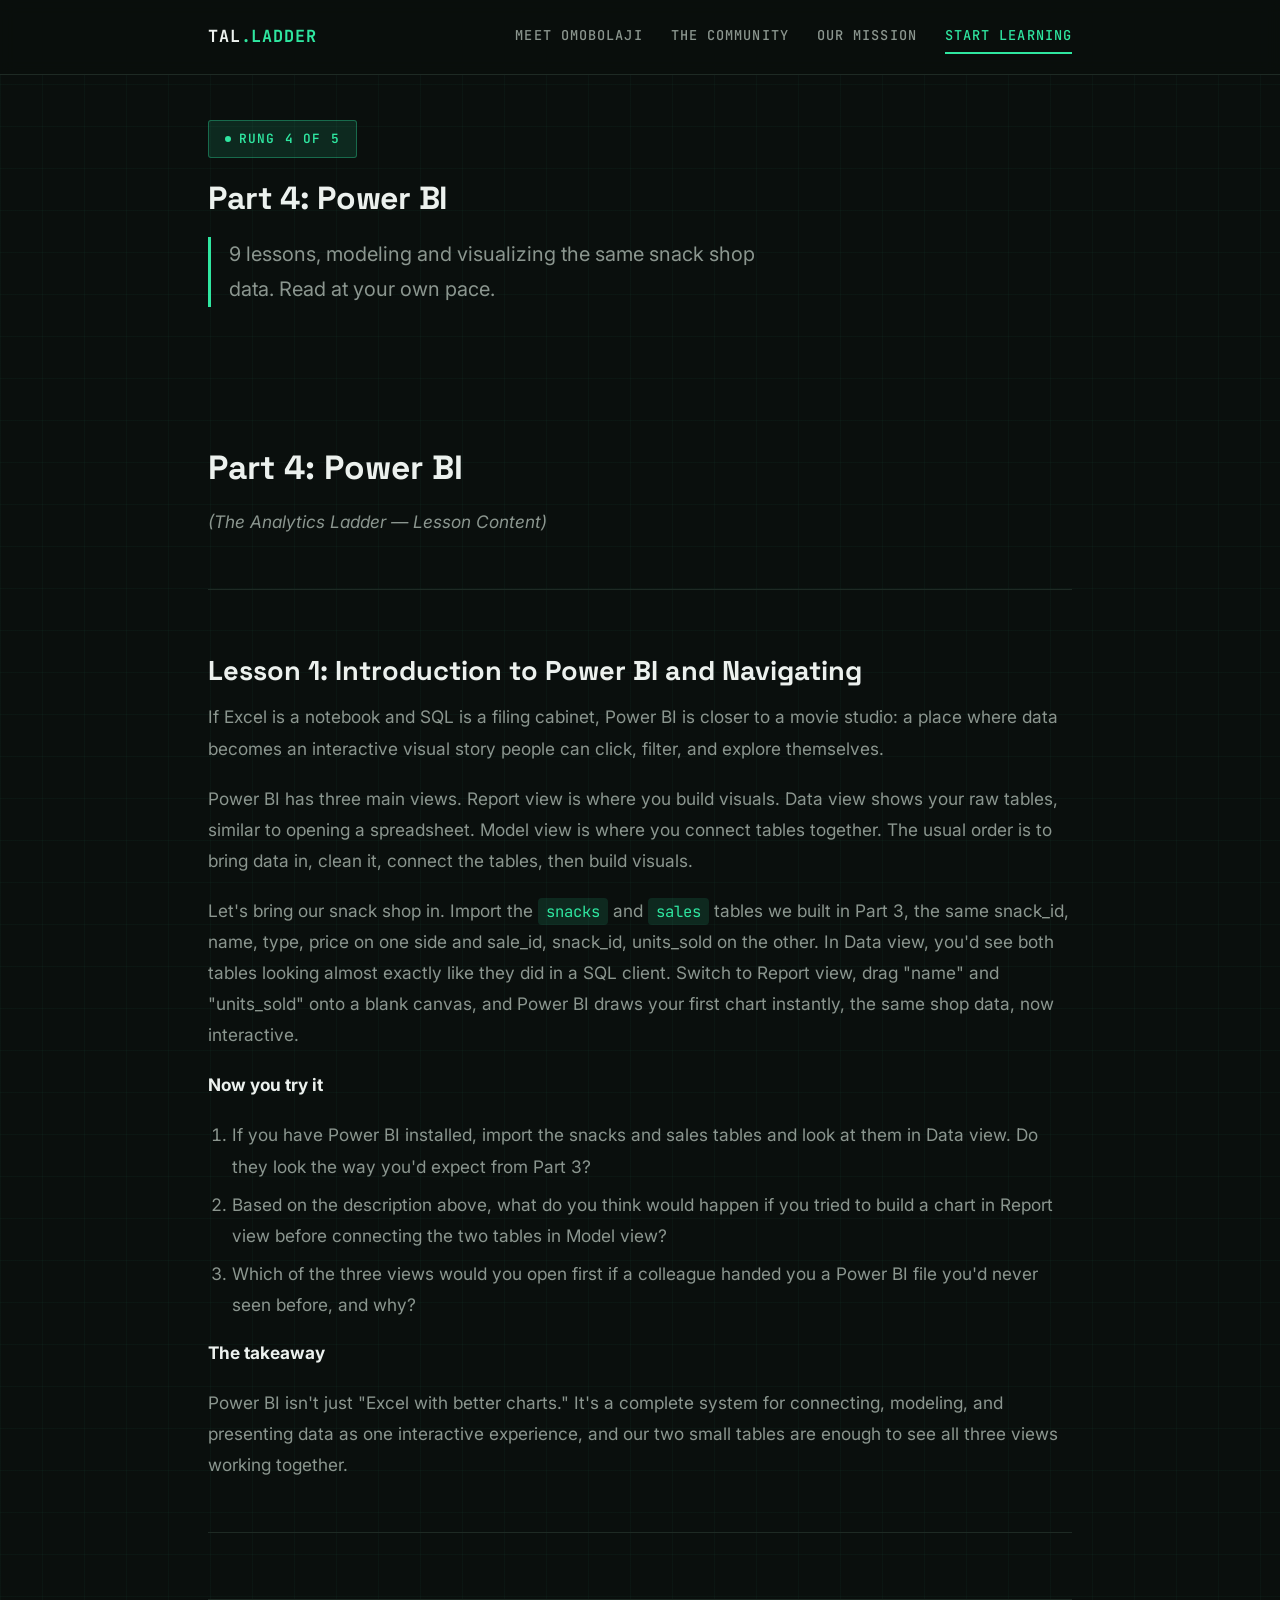
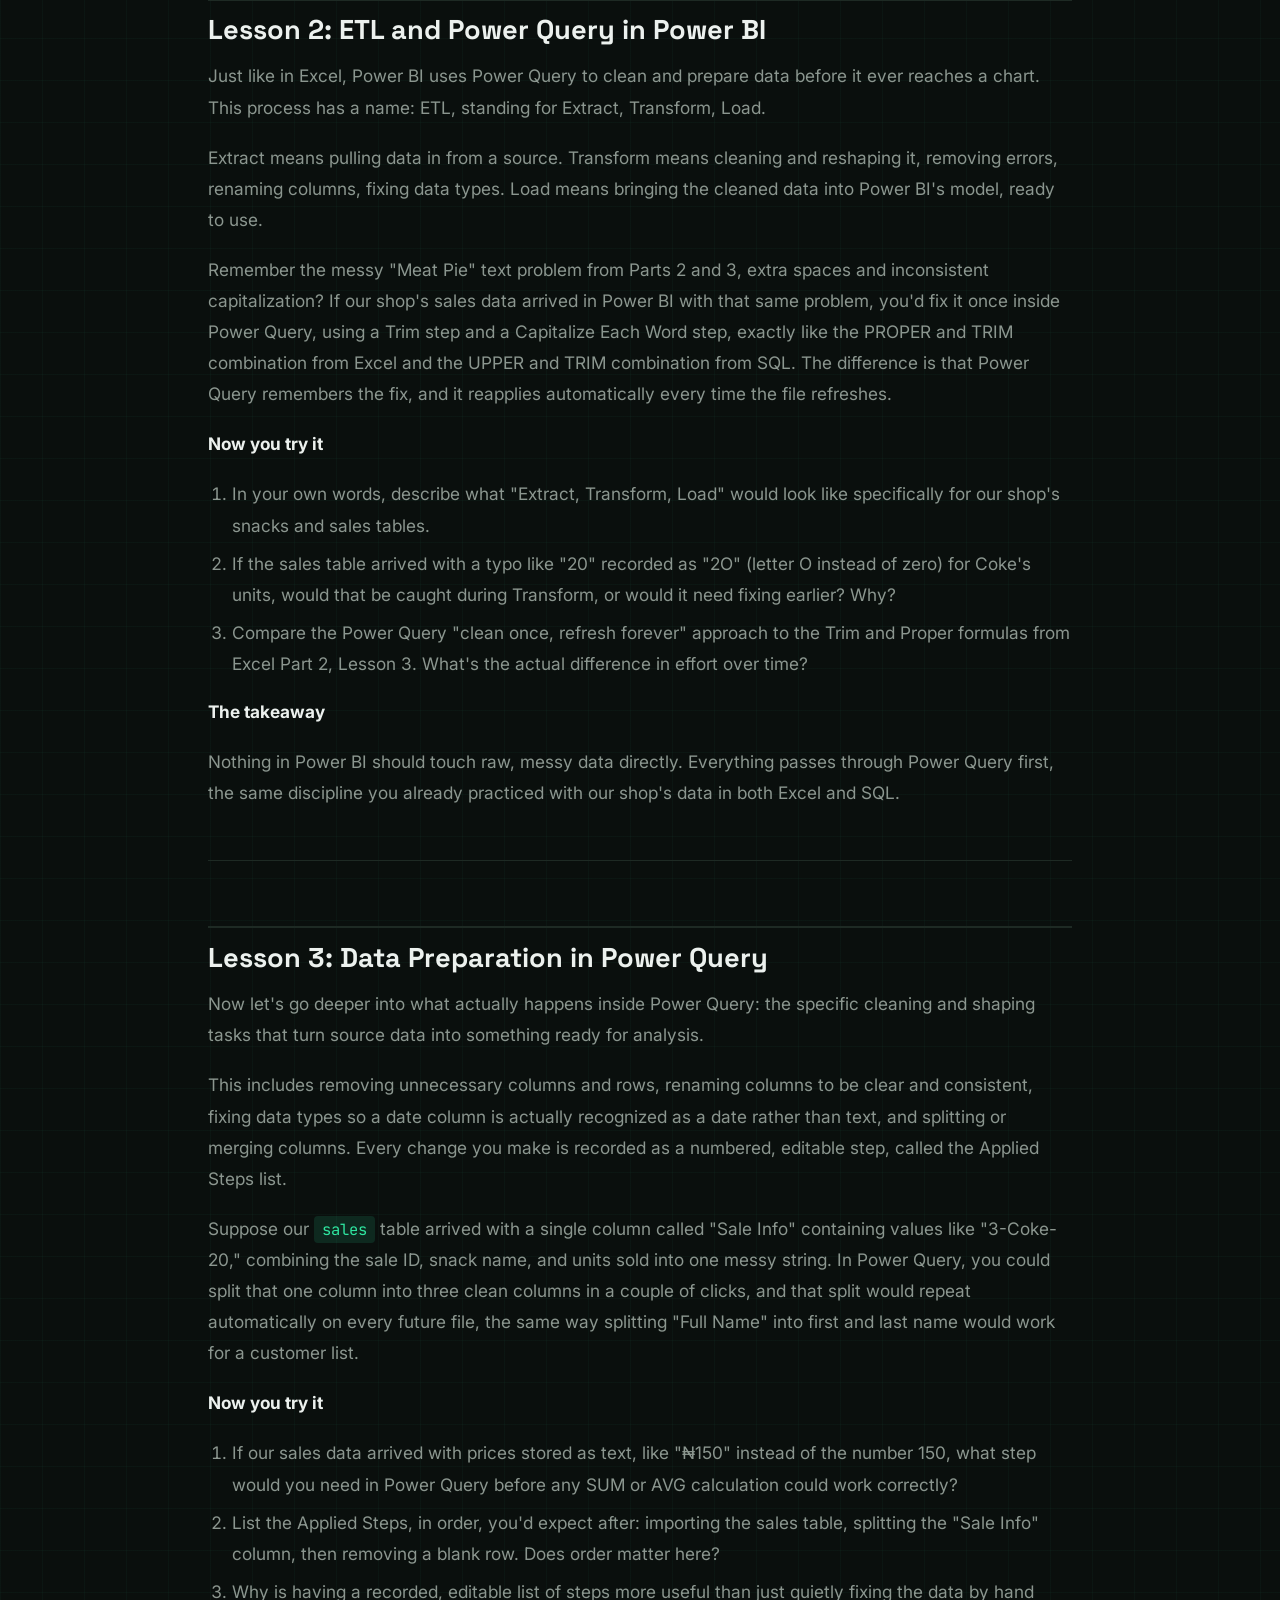
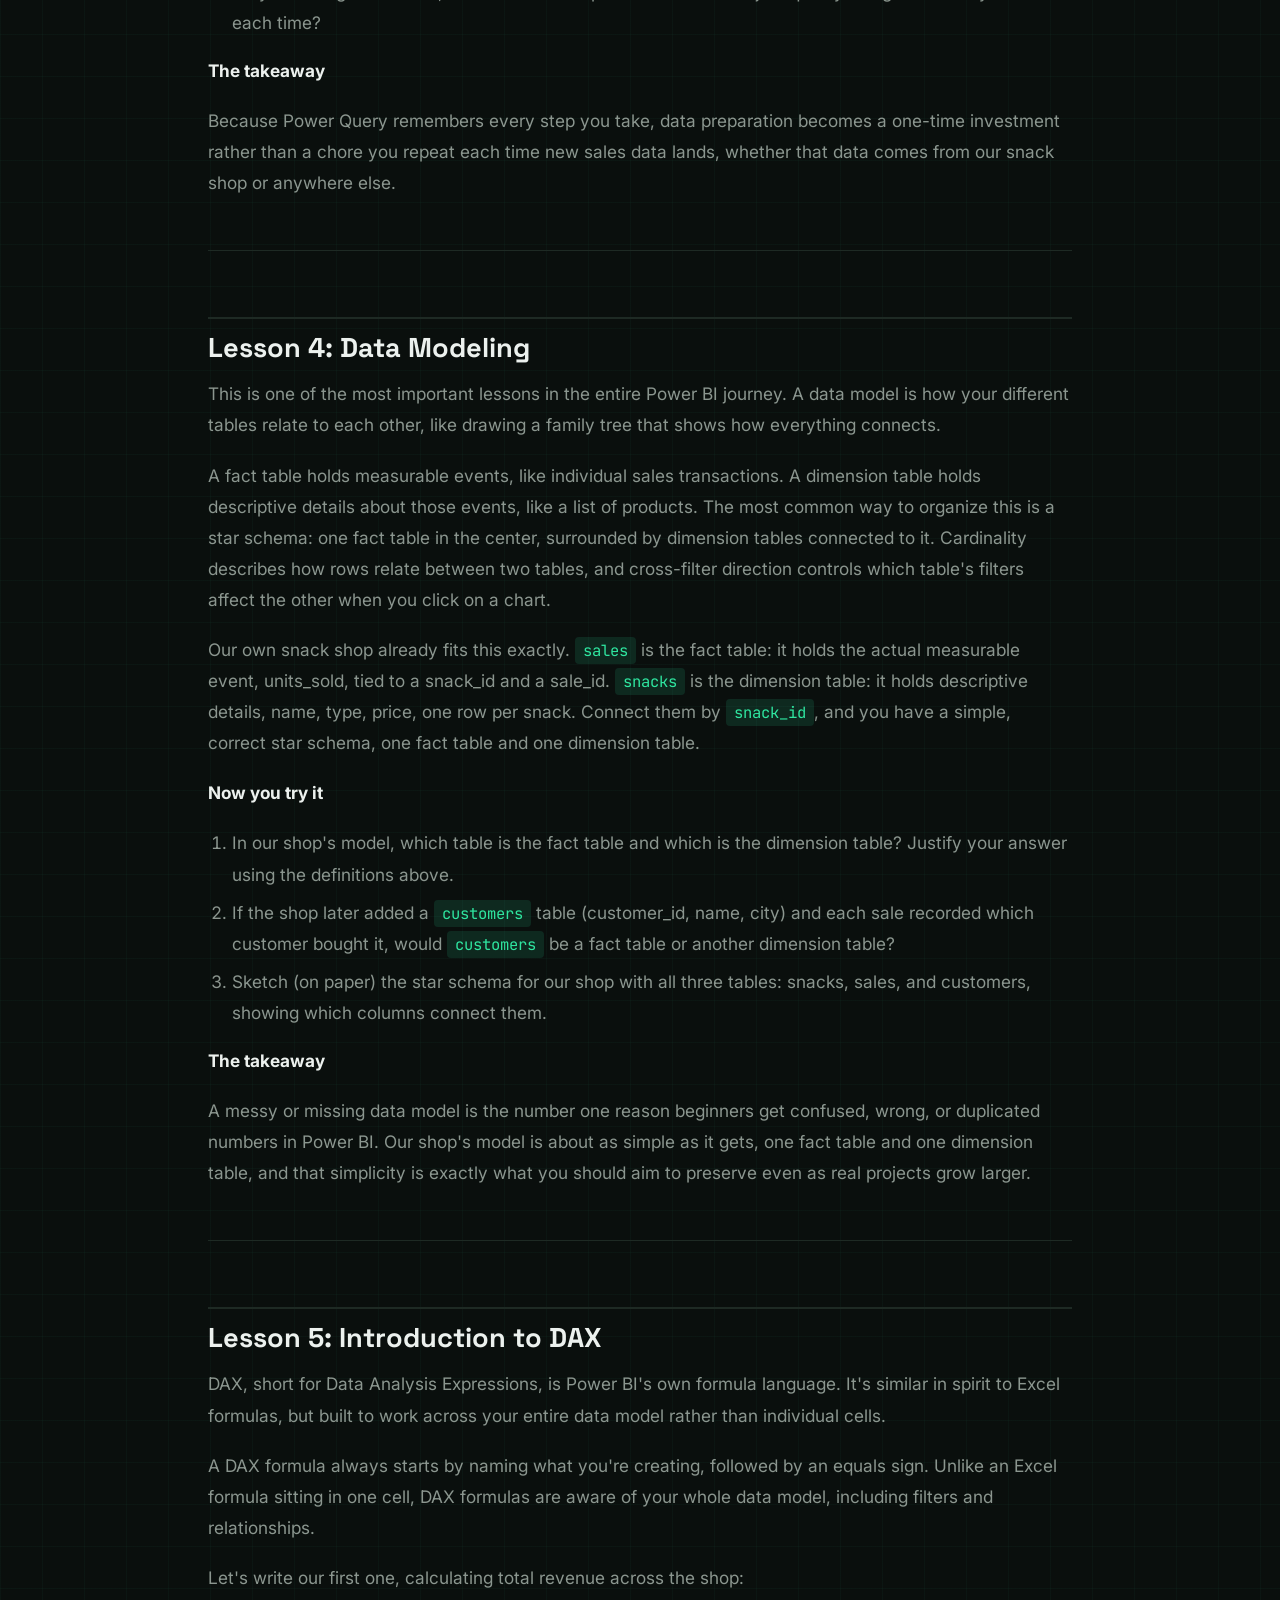
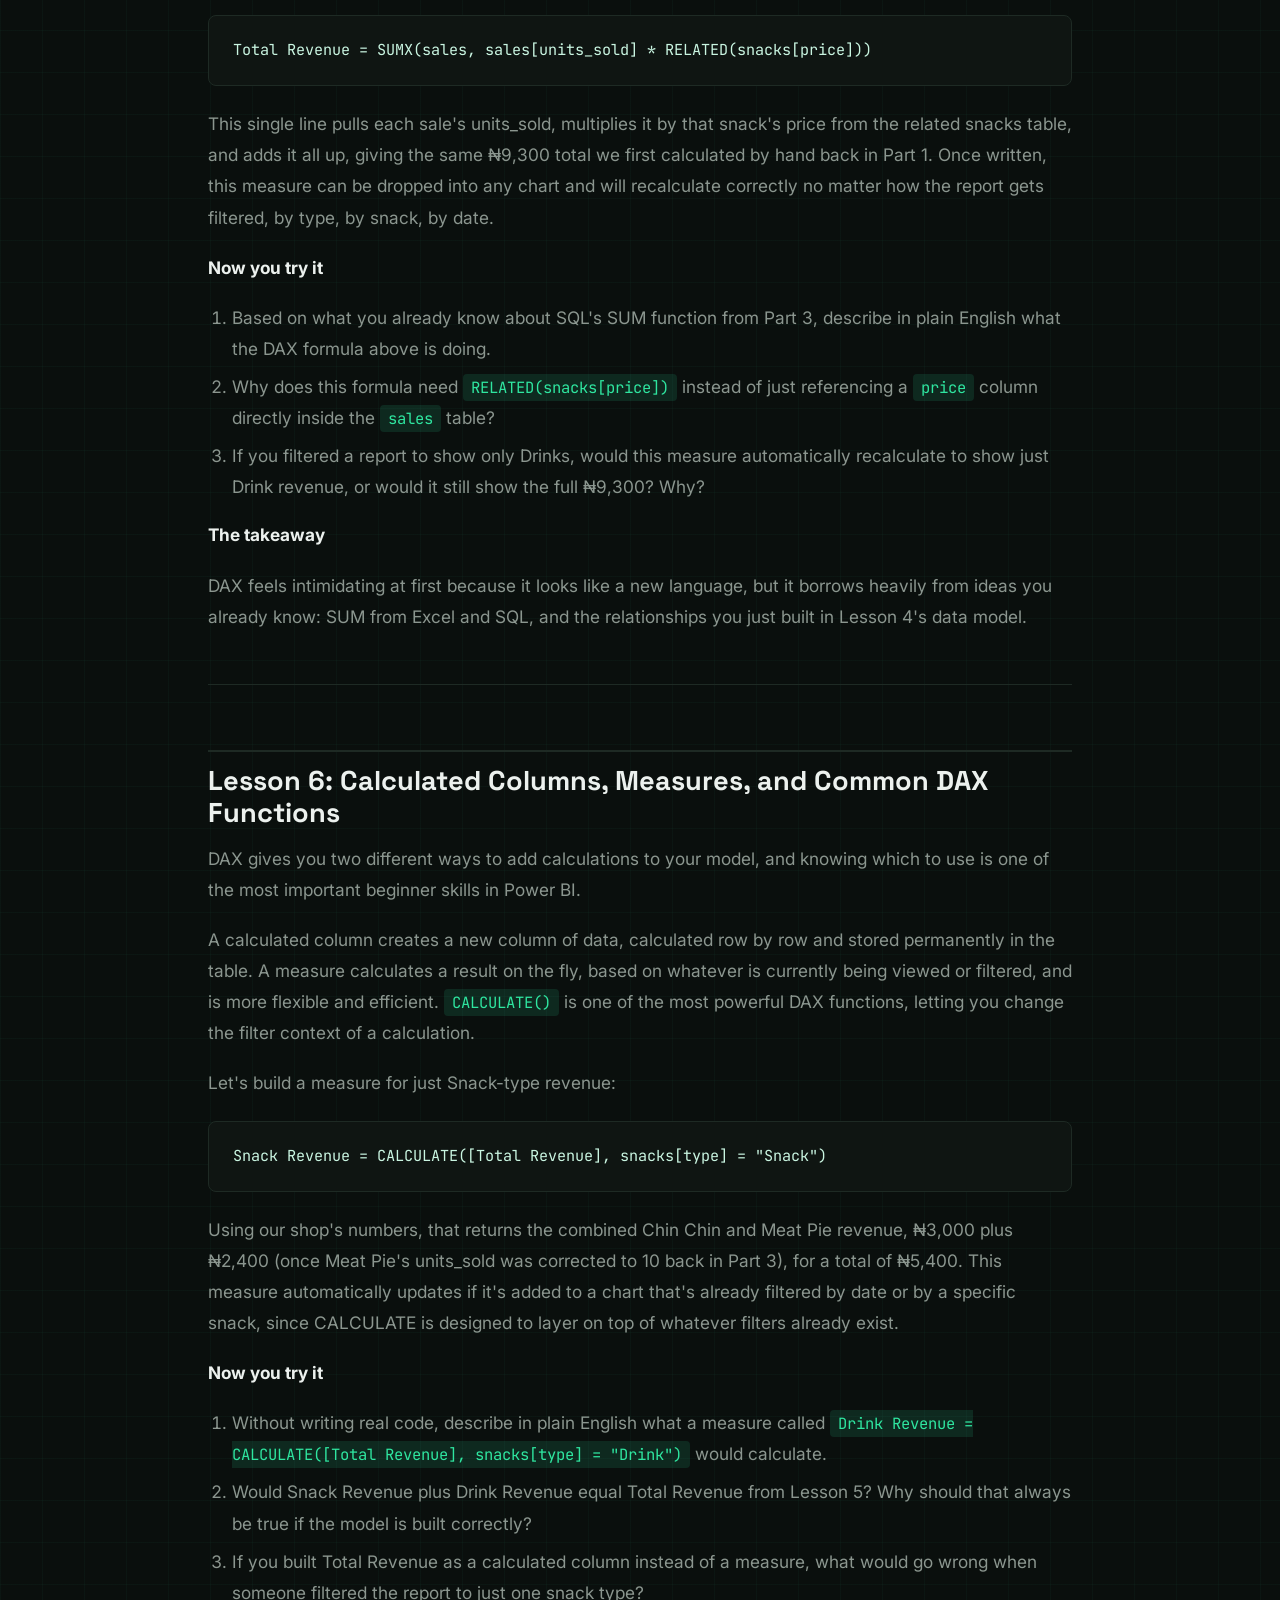
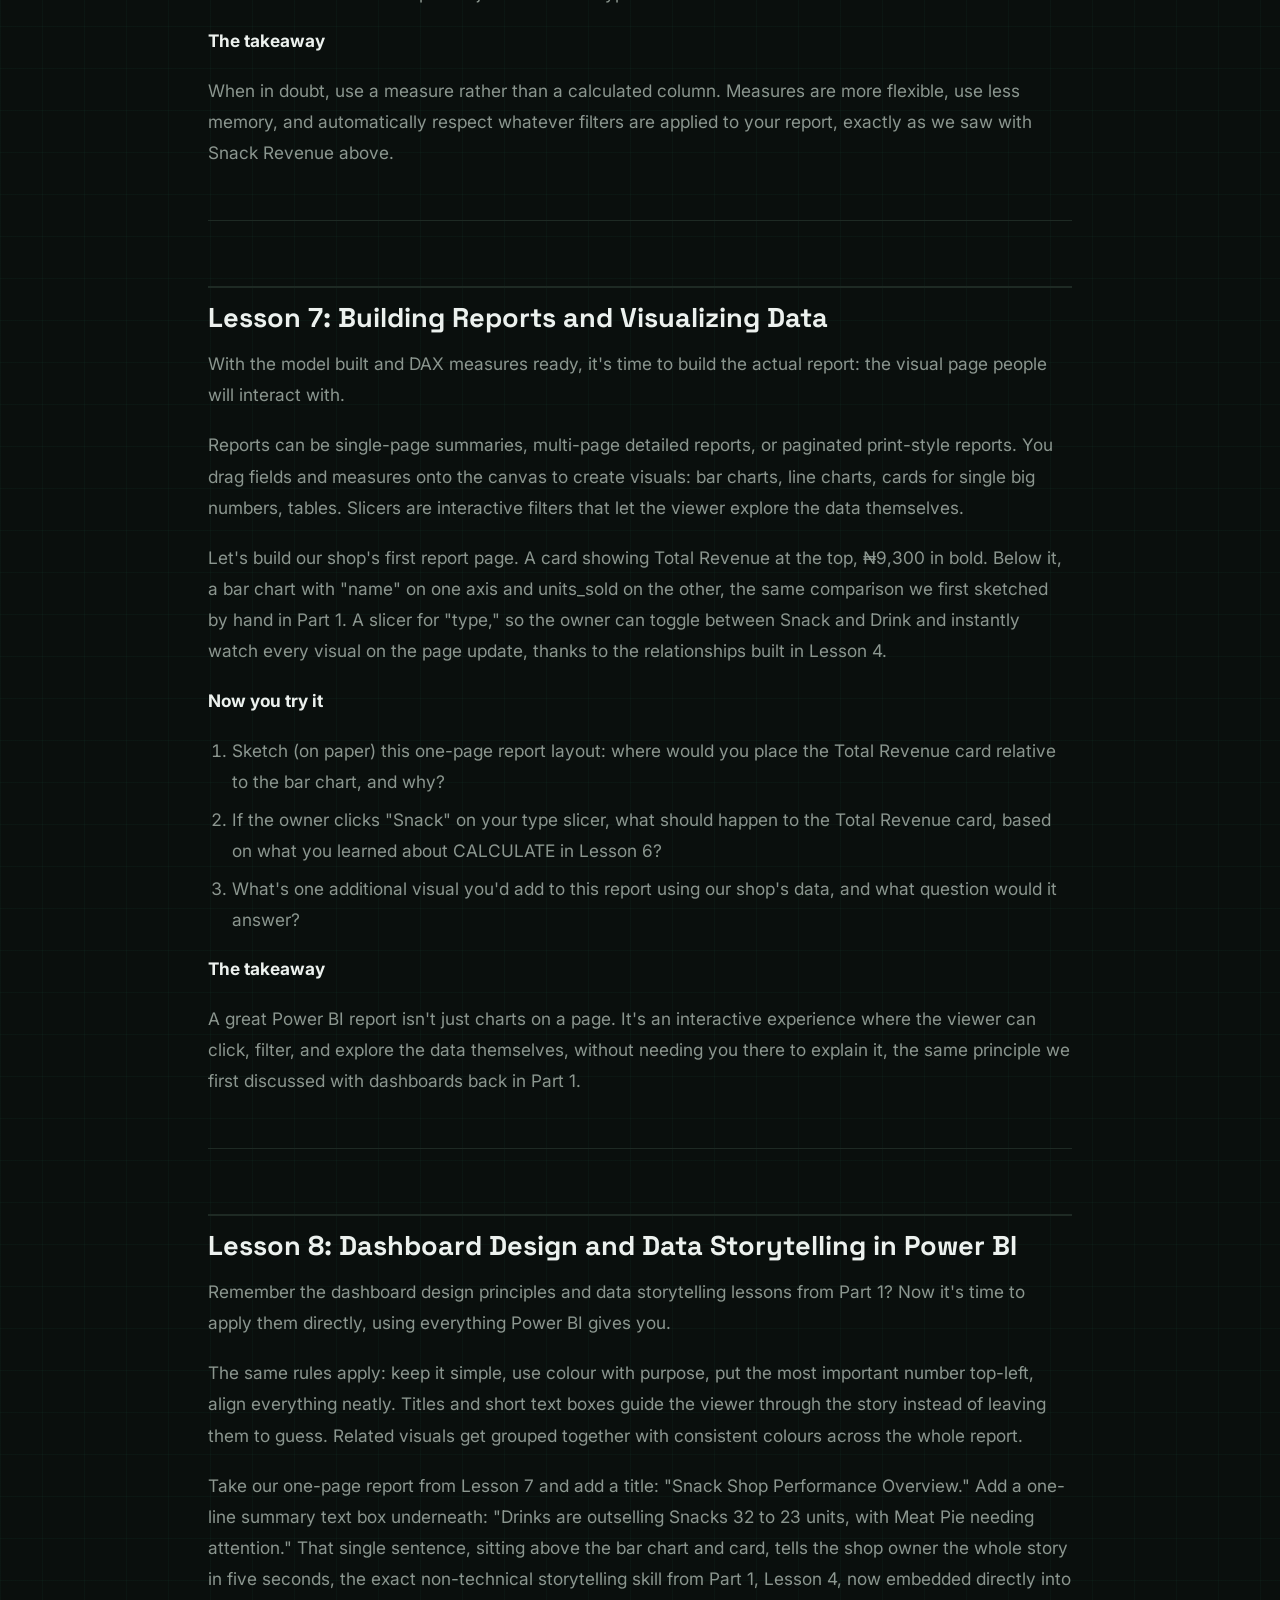
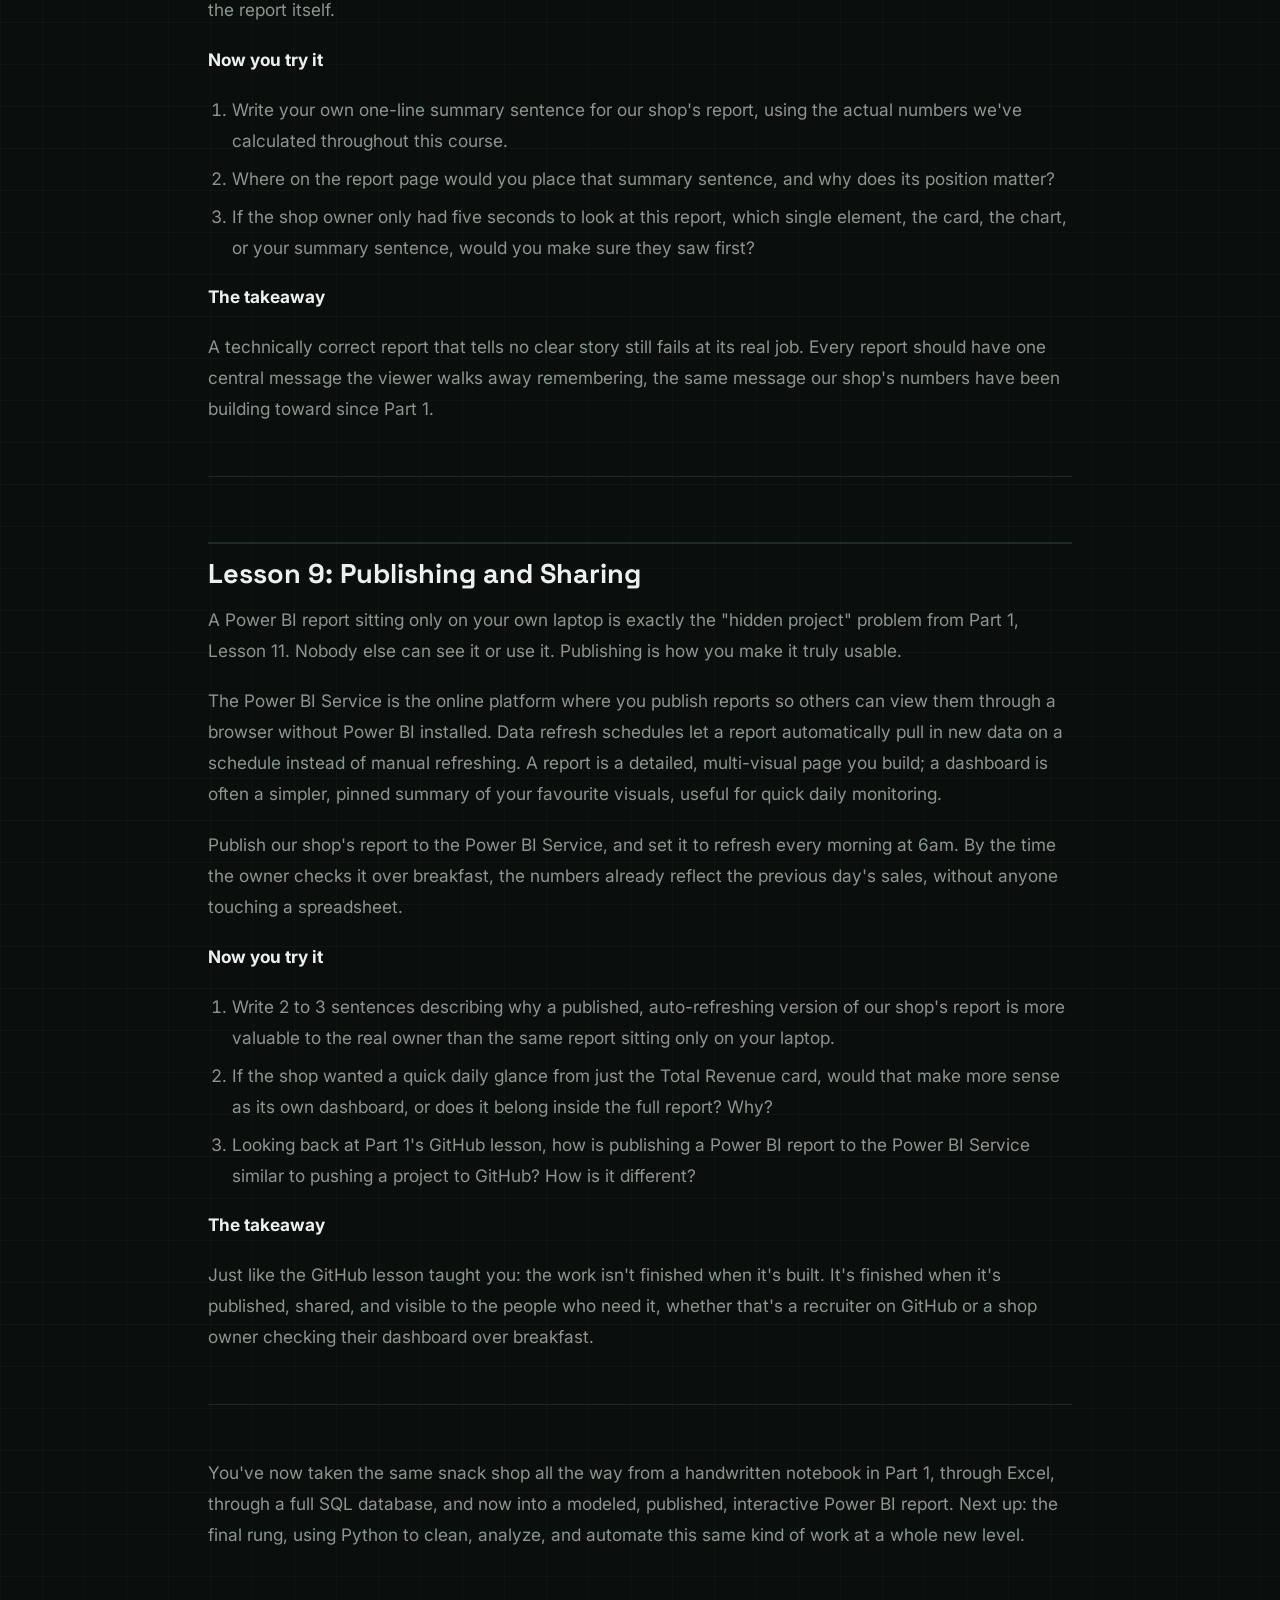
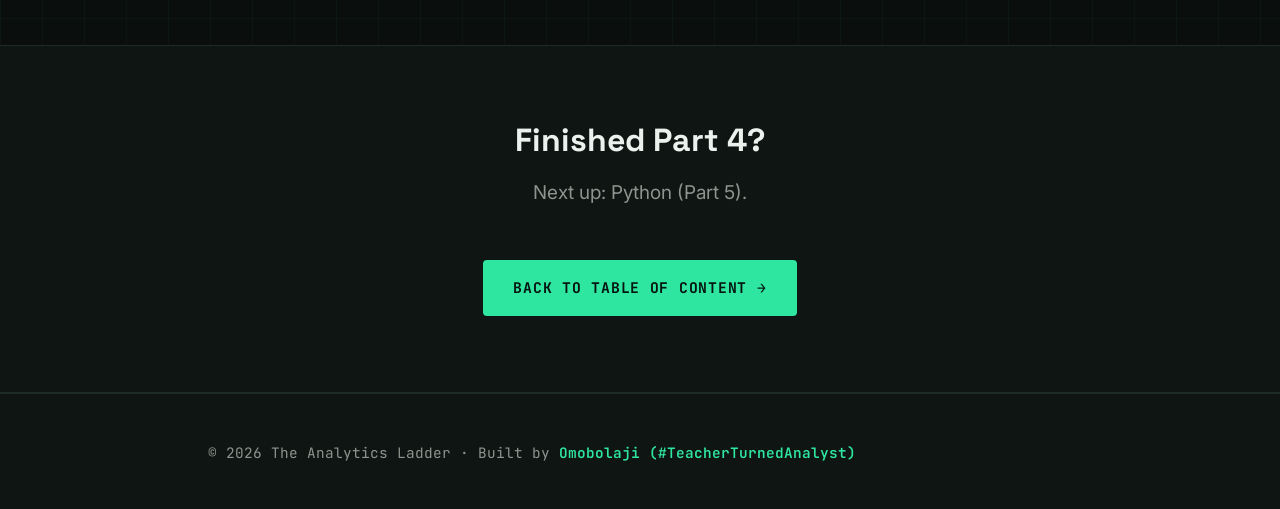
<file: lessons/part4.html>
<!DOCTYPE html>
<html lang="en">
<head>
<meta charset="UTF-8">
<meta name="viewport" content="width=device-width, initial-scale=1.0">
<title>Part 4: Power BI : The Analytics Ladder</title>
<link rel="stylesheet" href="../css/style.css">
</head>
<body>

<nav class="rail">
  <div class="wrap">
    <div class="rail-brand">TAL<span class="rung-mark">.LADDER</span></div>
    <div class="rail-links">
      <a href="../index.html">Meet Omobolaji</a>
      <a href="../community.html">The Community</a>
      <a href="../mission.html">Our Mission</a>
      <a href="../toc.html" class="active">Start Learning</a>
    </div>
  </div>
</nav>

<header class="hero" style="padding: 44px 0;">
  <div class="wrap">
    <span class="eyebrow">Rung 4 of 5</span>
    <h1 style="font-size: 2rem;">Part 4: Power BI</h1>
    <p class="lead">9 lessons, modeling and visualizing the same snack shop data. Read at your own pace.</p>
  </div>
</header>

<section class="block">
  <div class="wrap lesson">
<h1 id="part-4-power-bi">Part 4: Power BI</h1>
<p><em>(The Analytics Ladder — Lesson Content)</em></p>
<hr />
<h2 id="lesson-1-introduction-to-power-bi-and-navigating">Lesson 1:
Introduction to Power BI and Navigating</h2>
<p>If Excel is a notebook and SQL is a filing cabinet, Power BI is
closer to a movie studio: a place where data becomes an interactive
visual story people can click, filter, and explore themselves.</p>
<p>Power BI has three main views. Report view is where you build
visuals. Data view shows your raw tables, similar to opening a
spreadsheet. Model view is where you connect tables together. The usual
order is to bring data in, clean it, connect the tables, then build
visuals.</p>
<p>Let's bring our snack shop in. Import the <code>snacks</code> and
<code>sales</code> tables we built in Part 3, the same snack_id, name,
type, price on one side and sale_id, snack_id, units_sold on the other.
In Data view, you'd see both tables looking almost exactly like they did
in a SQL client. Switch to Report view, drag "name" and "units_sold"
onto a blank canvas, and Power BI draws your first chart instantly, the
same shop data, now interactive.</p>
<p><strong>Now you try it</strong></p>
<ol type="1">
<li>If you have Power BI installed, import the snacks and sales tables
and look at them in Data view. Do they look the way you'd expect from
Part 3?</li>
<li>Based on the description above, what do you think would happen if
you tried to build a chart in Report view before connecting the two
tables in Model view?</li>
<li>Which of the three views would you open first if a colleague handed
you a Power BI file you'd never seen before, and why?</li>
</ol>
<p><strong>The takeaway</strong></p>
<p>Power BI isn't just "Excel with better charts." It's a complete
system for connecting, modeling, and presenting data as one interactive
experience, and our two small tables are enough to see all three views
working together.</p>
<hr />
<h2 id="lesson-2-etl-and-power-query-in-power-bi">Lesson 2: ETL and
Power Query in Power BI</h2>
<p>Just like in Excel, Power BI uses Power Query to clean and prepare
data before it ever reaches a chart. This process has a name: ETL,
standing for Extract, Transform, Load.</p>
<p>Extract means pulling data in from a source. Transform means cleaning
and reshaping it, removing errors, renaming columns, fixing data types.
Load means bringing the cleaned data into Power BI's model, ready to
use.</p>
<p>Remember the messy "Meat Pie" text problem from Parts 2 and 3, extra
spaces and inconsistent capitalization? If our shop's sales data arrived
in Power BI with that same problem, you'd fix it once inside Power
Query, using a Trim step and a Capitalize Each Word step, exactly like
the PROPER and TRIM combination from Excel and the UPPER and TRIM
combination from SQL. The difference is that Power Query remembers the
fix, and it reapplies automatically every time the file refreshes.</p>
<p><strong>Now you try it</strong></p>
<ol type="1">
<li>In your own words, describe what "Extract, Transform, Load" would
look like specifically for our shop's snacks and sales tables.</li>
<li>If the sales table arrived with a typo like "20" recorded as "2O"
(letter O instead of zero) for Coke's units, would that be caught during
Transform, or would it need fixing earlier? Why?</li>
<li>Compare the Power Query "clean once, refresh forever" approach to
the Trim and Proper formulas from Excel Part 2, Lesson 3. What's the
actual difference in effort over time?</li>
</ol>
<p><strong>The takeaway</strong></p>
<p>Nothing in Power BI should touch raw, messy data directly. Everything
passes through Power Query first, the same discipline you already
practiced with our shop's data in both Excel and SQL.</p>
<hr />
<h2 id="lesson-3-data-preparation-in-power-query">Lesson 3: Data
Preparation in Power Query</h2>
<p>Now let's go deeper into what actually happens inside Power Query:
the specific cleaning and shaping tasks that turn source data into
something ready for analysis.</p>
<p>This includes removing unnecessary columns and rows, renaming columns
to be clear and consistent, fixing data types so a date column is
actually recognized as a date rather than text, and splitting or merging
columns. Every change you make is recorded as a numbered, editable step,
called the Applied Steps list.</p>
<p>Suppose our <code>sales</code> table arrived with a single column
called "Sale Info" containing values like "3-Coke-20," combining the
sale ID, snack name, and units sold into one messy string. In Power
Query, you could split that one column into three clean columns in a
couple of clicks, and that split would repeat automatically on every
future file, the same way splitting "Full Name" into first and last name
would work for a customer list.</p>
<p><strong>Now you try it</strong></p>
<ol type="1">
<li>If our sales data arrived with prices stored as text, like "₦150"
instead of the number 150, what step would you need in Power Query
before any SUM or AVG calculation could work correctly?</li>
<li>List the Applied Steps, in order, you'd expect after: importing the
sales table, splitting the "Sale Info" column, then removing a blank
row. Does order matter here?</li>
<li>Why is having a recorded, editable list of steps more useful than
just quietly fixing the data by hand each time?</li>
</ol>
<p><strong>The takeaway</strong></p>
<p>Because Power Query remembers every step you take, data preparation
becomes a one-time investment rather than a chore you repeat each time
new sales data lands, whether that data comes from our snack shop or
anywhere else.</p>
<hr />
<h2 id="lesson-4-data-modeling">Lesson 4: Data Modeling</h2>
<p>This is one of the most important lessons in the entire Power BI
journey. A data model is how your different tables relate to each other,
like drawing a family tree that shows how everything connects.</p>
<p>A fact table holds measurable events, like individual sales
transactions. A dimension table holds descriptive details about those
events, like a list of products. The most common way to organize this is
a star schema: one fact table in the center, surrounded by dimension
tables connected to it. Cardinality describes how rows relate between
two tables, and cross-filter direction controls which table's filters
affect the other when you click on a chart.</p>
<p>Our own snack shop already fits this exactly. <code>sales</code> is
the fact table: it holds the actual measurable event, units_sold, tied
to a snack_id and a sale_id. <code>snacks</code> is the dimension table:
it holds descriptive details, name, type, price, one row per snack.
Connect them by <code>snack_id</code>, and you have a simple, correct
star schema, one fact table and one dimension table.</p>
<p><strong>Now you try it</strong></p>
<ol type="1">
<li>In our shop's model, which table is the fact table and which is the
dimension table? Justify your answer using the definitions above.</li>
<li>If the shop later added a <code>customers</code> table (customer_id,
name, city) and each sale recorded which customer bought it, would
<code>customers</code> be a fact table or another dimension table?</li>
<li>Sketch (on paper) the star schema for our shop with all three
tables: snacks, sales, and customers, showing which columns connect
them.</li>
</ol>
<p><strong>The takeaway</strong></p>
<p>A messy or missing data model is the number one reason beginners get
confused, wrong, or duplicated numbers in Power BI. Our shop's model is
about as simple as it gets, one fact table and one dimension table, and
that simplicity is exactly what you should aim to preserve even as real
projects grow larger.</p>
<hr />
<h2 id="lesson-5-introduction-to-dax">Lesson 5: Introduction to DAX</h2>
<p>DAX, short for Data Analysis Expressions, is Power BI's own formula
language. It's similar in spirit to Excel formulas, but built to work
across your entire data model rather than individual cells.</p>
<p>A DAX formula always starts by naming what you're creating, followed
by an equals sign. Unlike an Excel formula sitting in one cell, DAX
formulas are aware of your whole data model, including filters and
relationships.</p>
<p>Let's write our first one, calculating total revenue across the
shop:</p>
<pre><code>Total Revenue = SUMX(sales, sales[units_sold] * RELATED(snacks[price]))</code></pre>
<p>This single line pulls each sale's units_sold, multiplies it by that
snack's price from the related snacks table, and adds it all up, giving
the same ₦9,300 total we first calculated by hand back in Part 1. Once
written, this measure can be dropped into any chart and will recalculate
correctly no matter how the report gets filtered, by type, by snack, by
date.</p>
<p><strong>Now you try it</strong></p>
<ol type="1">
<li>Based on what you already know about SQL's SUM function from Part 3,
describe in plain English what the DAX formula above is doing.</li>
<li>Why does this formula need <code>RELATED(snacks[price])</code>
instead of just referencing a <code>price</code> column directly inside
the <code>sales</code> table?</li>
<li>If you filtered a report to show only Drinks, would this measure
automatically recalculate to show just Drink revenue, or would it still
show the full ₦9,300? Why?</li>
</ol>
<p><strong>The takeaway</strong></p>
<p>DAX feels intimidating at first because it looks like a new language,
but it borrows heavily from ideas you already know: SUM from Excel and
SQL, and the relationships you just built in Lesson 4's data model.</p>
<hr />
<h2
id="lesson-6-calculated-columns-measures-and-common-dax-functions">Lesson
6: Calculated Columns, Measures, and Common DAX Functions</h2>
<p>DAX gives you two different ways to add calculations to your model,
and knowing which to use is one of the most important beginner skills in
Power BI.</p>
<p>A calculated column creates a new column of data, calculated row by
row and stored permanently in the table. A measure calculates a result
on the fly, based on whatever is currently being viewed or filtered, and
is more flexible and efficient. <code>CALCULATE()</code> is one of the
most powerful DAX functions, letting you change the filter context of a
calculation.</p>
<p>Let's build a measure for just Snack-type revenue:</p>
<pre><code>Snack Revenue = CALCULATE([Total Revenue], snacks[type] = "Snack")</code></pre>
<p>Using our shop's numbers, that returns the combined Chin Chin and
Meat Pie revenue, ₦3,000 plus ₦2,400 (once Meat Pie's units_sold was
corrected to 10 back in Part 3), for a total of ₦5,400. This measure
automatically updates if it's added to a chart that's already filtered
by date or by a specific snack, since CALCULATE is designed to layer on
top of whatever filters already exist.</p>
<p><strong>Now you try it</strong></p>
<ol type="1">
<li>Without writing real code, describe in plain English what a measure
called
<code>Drink Revenue = CALCULATE([Total Revenue], snacks[type] = "Drink")</code>
would calculate.</li>
<li>Would Snack Revenue plus Drink Revenue equal Total Revenue from
Lesson 5? Why should that always be true if the model is built
correctly?</li>
<li>If you built Total Revenue as a calculated column instead of a
measure, what would go wrong when someone filtered the report to just
one snack type?</li>
</ol>
<p><strong>The takeaway</strong></p>
<p>When in doubt, use a measure rather than a calculated column.
Measures are more flexible, use less memory, and automatically respect
whatever filters are applied to your report, exactly as we saw with
Snack Revenue above.</p>
<hr />
<h2 id="lesson-7-building-reports-and-visualizing-data">Lesson 7:
Building Reports and Visualizing Data</h2>
<p>With the model built and DAX measures ready, it's time to build the
actual report: the visual page people will interact with.</p>
<p>Reports can be single-page summaries, multi-page detailed reports, or
paginated print-style reports. You drag fields and measures onto the
canvas to create visuals: bar charts, line charts, cards for single big
numbers, tables. Slicers are interactive filters that let the viewer
explore the data themselves.</p>
<p>Let's build our shop's first report page. A card showing Total
Revenue at the top, ₦9,300 in bold. Below it, a bar chart with "name" on
one axis and units_sold on the other, the same comparison we first
sketched by hand in Part 1. A slicer for "type," so the owner can toggle
between Snack and Drink and instantly watch every visual on the page
update, thanks to the relationships built in Lesson 4.</p>
<p><strong>Now you try it</strong></p>
<ol type="1">
<li>Sketch (on paper) this one-page report layout: where would you place
the Total Revenue card relative to the bar chart, and why?</li>
<li>If the owner clicks "Snack" on your type slicer, what should happen
to the Total Revenue card, based on what you learned about CALCULATE in
Lesson 6?</li>
<li>What's one additional visual you'd add to this report using our
shop's data, and what question would it answer?</li>
</ol>
<p><strong>The takeaway</strong></p>
<p>A great Power BI report isn't just charts on a page. It's an
interactive experience where the viewer can click, filter, and explore
the data themselves, without needing you there to explain it, the same
principle we first discussed with dashboards back in Part 1.</p>
<hr />
<h2
id="lesson-8-dashboard-design-and-data-storytelling-in-power-bi">Lesson
8: Dashboard Design and Data Storytelling in Power BI</h2>
<p>Remember the dashboard design principles and data storytelling
lessons from Part 1? Now it's time to apply them directly, using
everything Power BI gives you.</p>
<p>The same rules apply: keep it simple, use colour with purpose, put
the most important number top-left, align everything neatly. Titles and
short text boxes guide the viewer through the story instead of leaving
them to guess. Related visuals get grouped together with consistent
colours across the whole report.</p>
<p>Take our one-page report from Lesson 7 and add a title: "Snack Shop
Performance Overview." Add a one-line summary text box underneath:
"Drinks are outselling Snacks 32 to 23 units, with Meat Pie needing
attention." That single sentence, sitting above the bar chart and card,
tells the shop owner the whole story in five seconds, the exact
non-technical storytelling skill from Part 1, Lesson 4, now embedded
directly into the report itself.</p>
<p><strong>Now you try it</strong></p>
<ol type="1">
<li>Write your own one-line summary sentence for our shop's report,
using the actual numbers we've calculated throughout this course.</li>
<li>Where on the report page would you place that summary sentence, and
why does its position matter?</li>
<li>If the shop owner only had five seconds to look at this report,
which single element, the card, the chart, or your summary sentence,
would you make sure they saw first?</li>
</ol>
<p><strong>The takeaway</strong></p>
<p>A technically correct report that tells no clear story still fails at
its real job. Every report should have one central message the viewer
walks away remembering, the same message our shop's numbers have been
building toward since Part 1.</p>
<hr />
<h2 id="lesson-9-publishing-and-sharing">Lesson 9: Publishing and
Sharing</h2>
<p>A Power BI report sitting only on your own laptop is exactly the
"hidden project" problem from Part 1, Lesson 11. Nobody else can see it
or use it. Publishing is how you make it truly usable.</p>
<p>The Power BI Service is the online platform where you publish reports
so others can view them through a browser without Power BI installed.
Data refresh schedules let a report automatically pull in new data on a
schedule instead of manual refreshing. A report is a detailed,
multi-visual page you build; a dashboard is often a simpler, pinned
summary of your favourite visuals, useful for quick daily
monitoring.</p>
<p>Publish our shop's report to the Power BI Service, and set it to
refresh every morning at 6am. By the time the owner checks it over
breakfast, the numbers already reflect the previous day's sales, without
anyone touching a spreadsheet.</p>
<p><strong>Now you try it</strong></p>
<ol type="1">
<li>Write 2 to 3 sentences describing why a published, auto-refreshing
version of our shop's report is more valuable to the real owner than the
same report sitting only on your laptop.</li>
<li>If the shop wanted a quick daily glance from just the Total Revenue
card, would that make more sense as its own dashboard, or does it belong
inside the full report? Why?</li>
<li>Looking back at Part 1's GitHub lesson, how is publishing a Power BI
report to the Power BI Service similar to pushing a project to GitHub?
How is it different?</li>
</ol>
<p><strong>The takeaway</strong></p>
<p>Just like the GitHub lesson taught you: the work isn't finished when
it's built. It's finished when it's published, shared, and visible to
the people who need it, whether that's a recruiter on GitHub or a shop
owner checking their dashboard over breakfast.</p>
<hr />
<p>You've now taken the same snack shop all the way from a handwritten
notebook in Part 1, through Excel, through a full SQL database, and now
into a modeled, published, interactive Power BI report. Next up: the
final rung, using Python to clean, analyze, and automate this same kind
of work at a whole new level.</p>
  </div>
</section>

<section class="block alt">
  <div class="wrap" style="text-align:center;">
    <h2>Finished Part 4?</h2>
    <p>Next up: Python (Part 5).</p>
    <a href="../toc.html" class="btn">Back to Table of Content →</a>
  </div>
</section>

<footer>
  <div class="wrap">
    &copy; 2026 The Analytics Ladder · Built by <a href="https://komobolaji20-droid.github.io" target="_blank" rel="noopener">Omobolaji (#TeacherTurnedAnalyst)</a>
  </div>
</footer>

</body>
  </html>
</file>
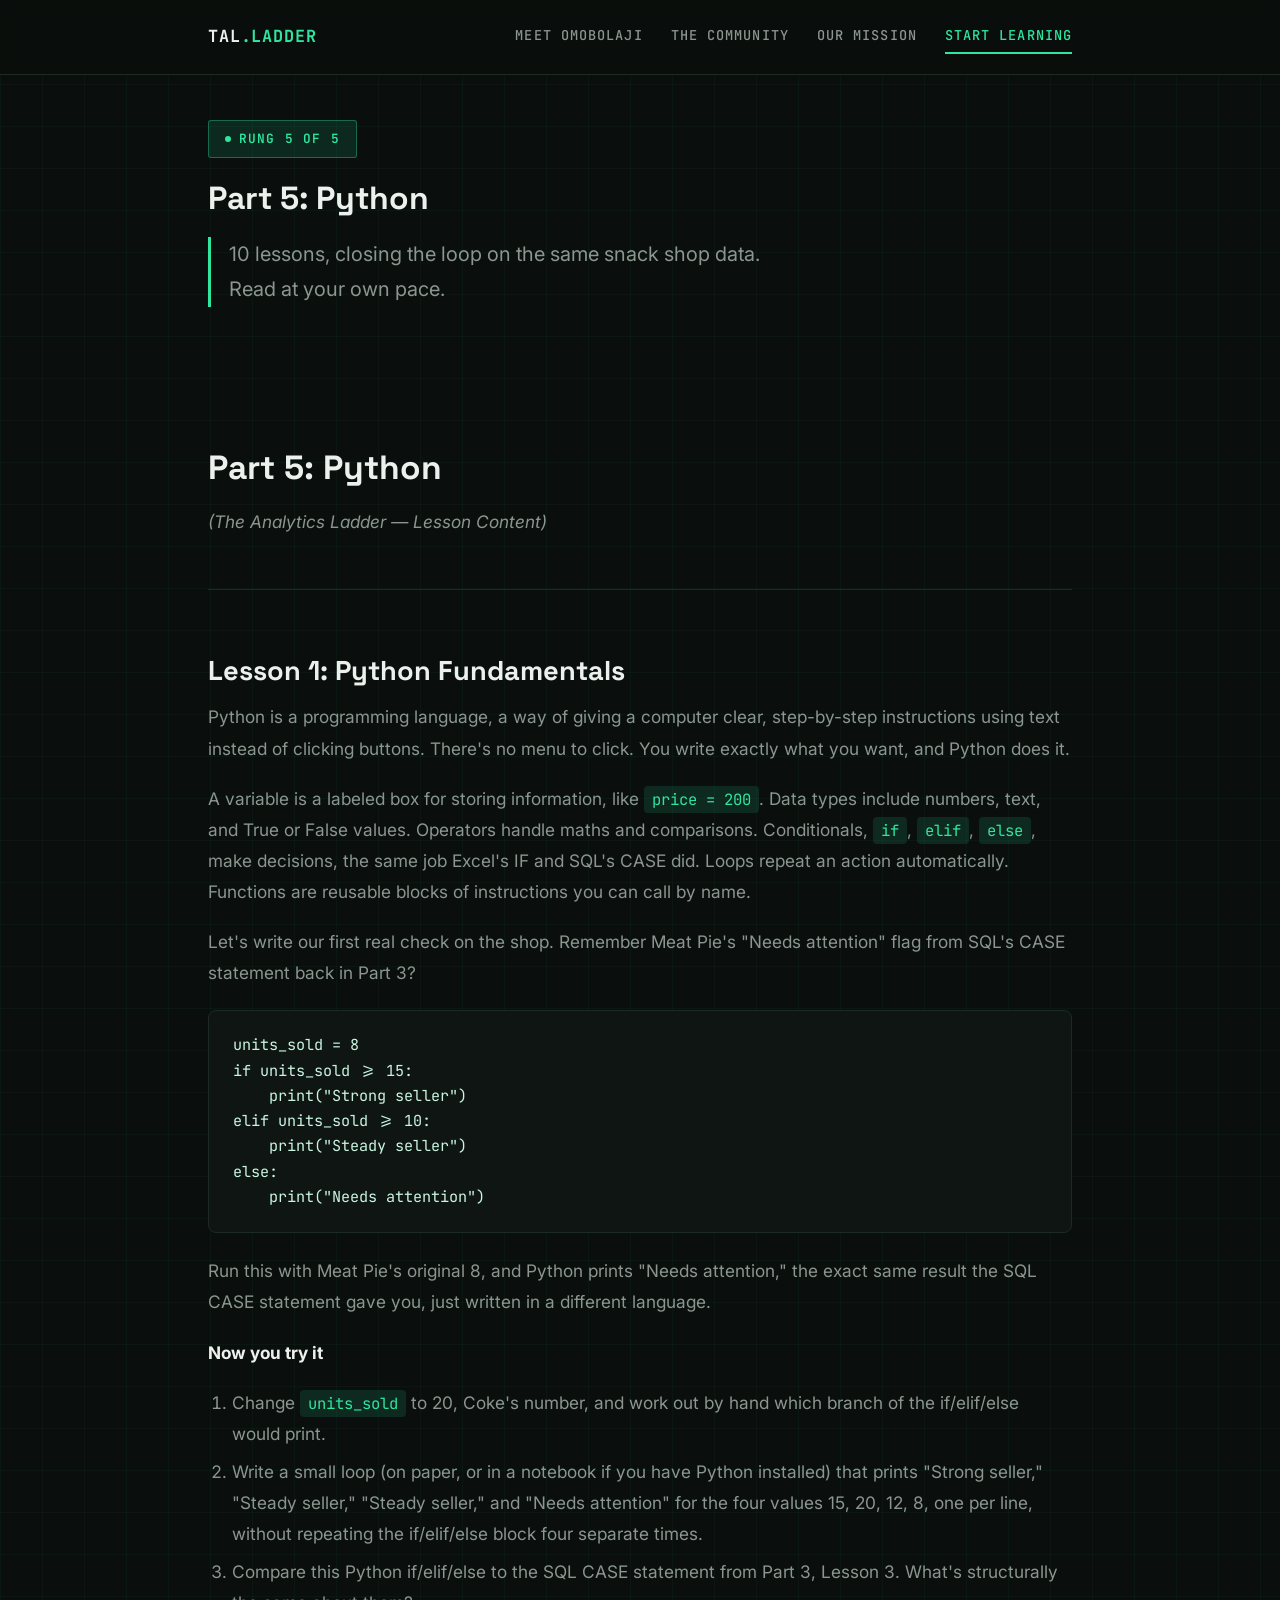
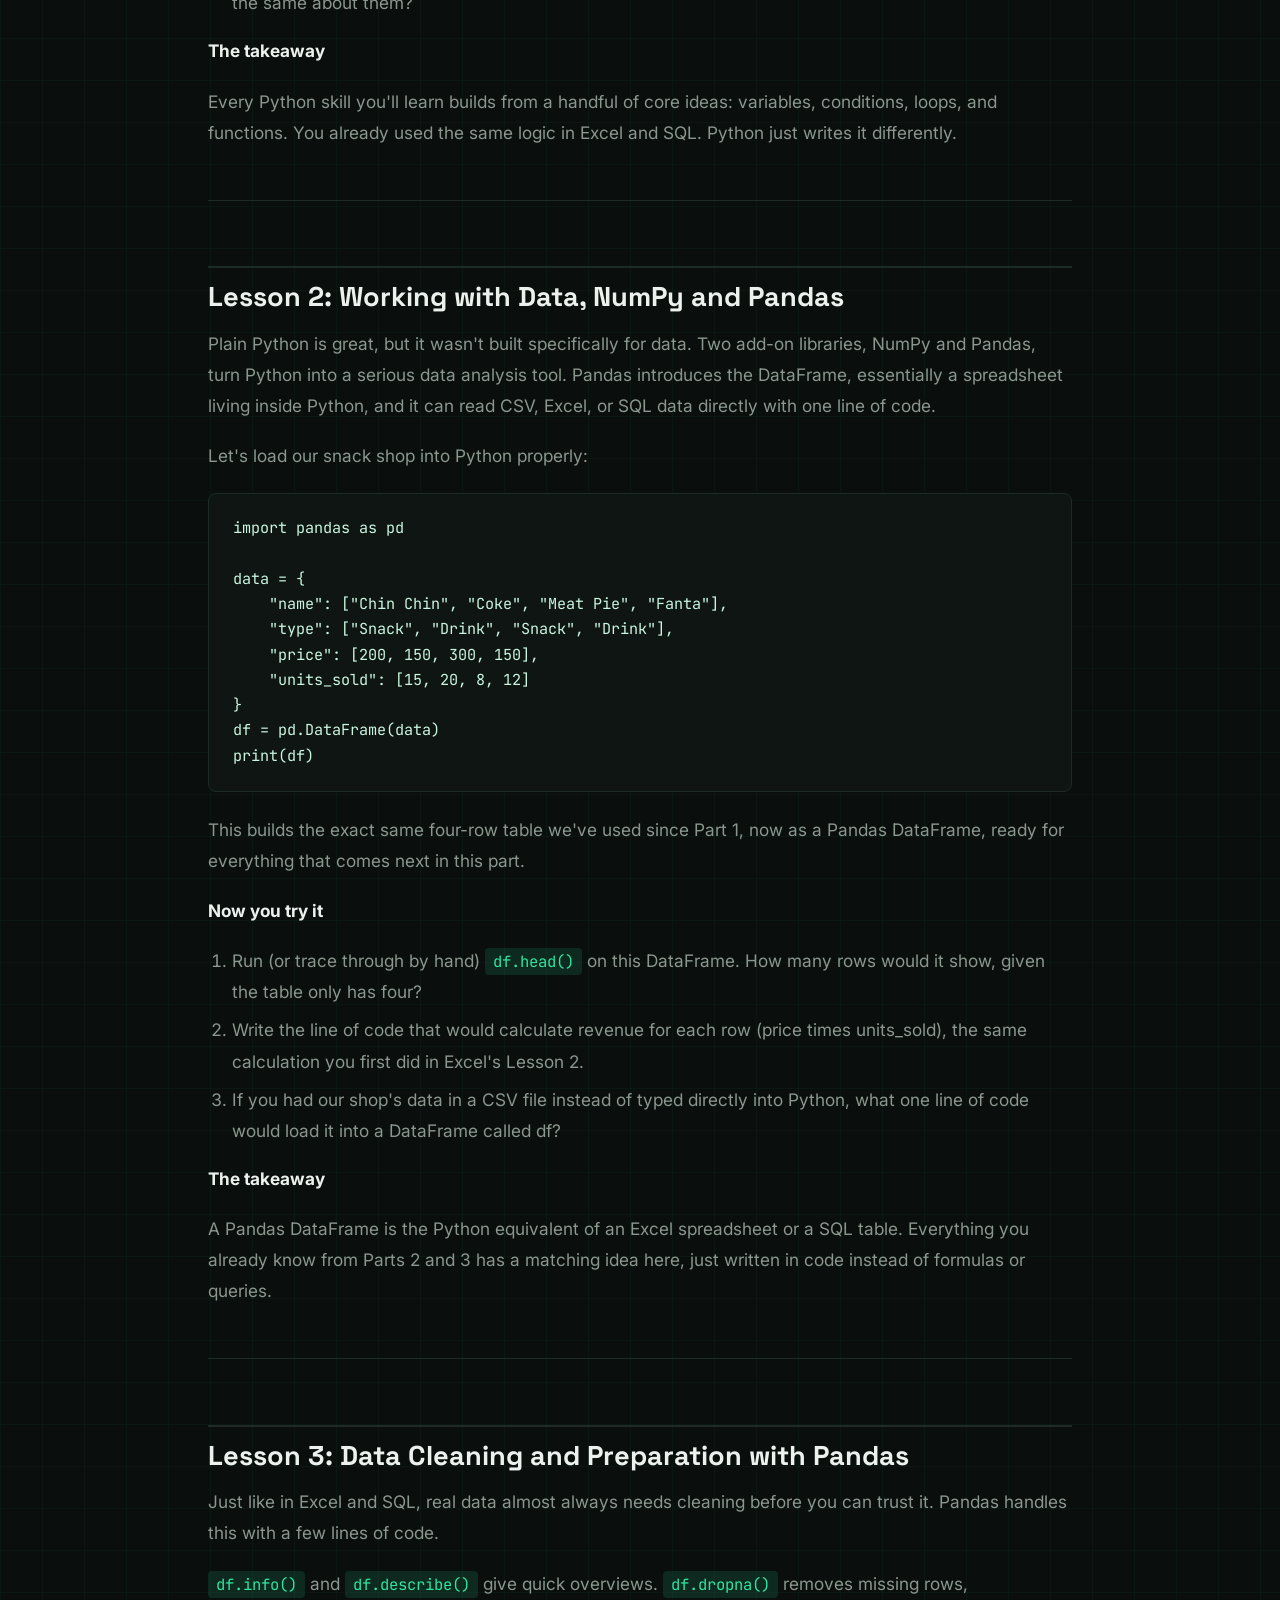
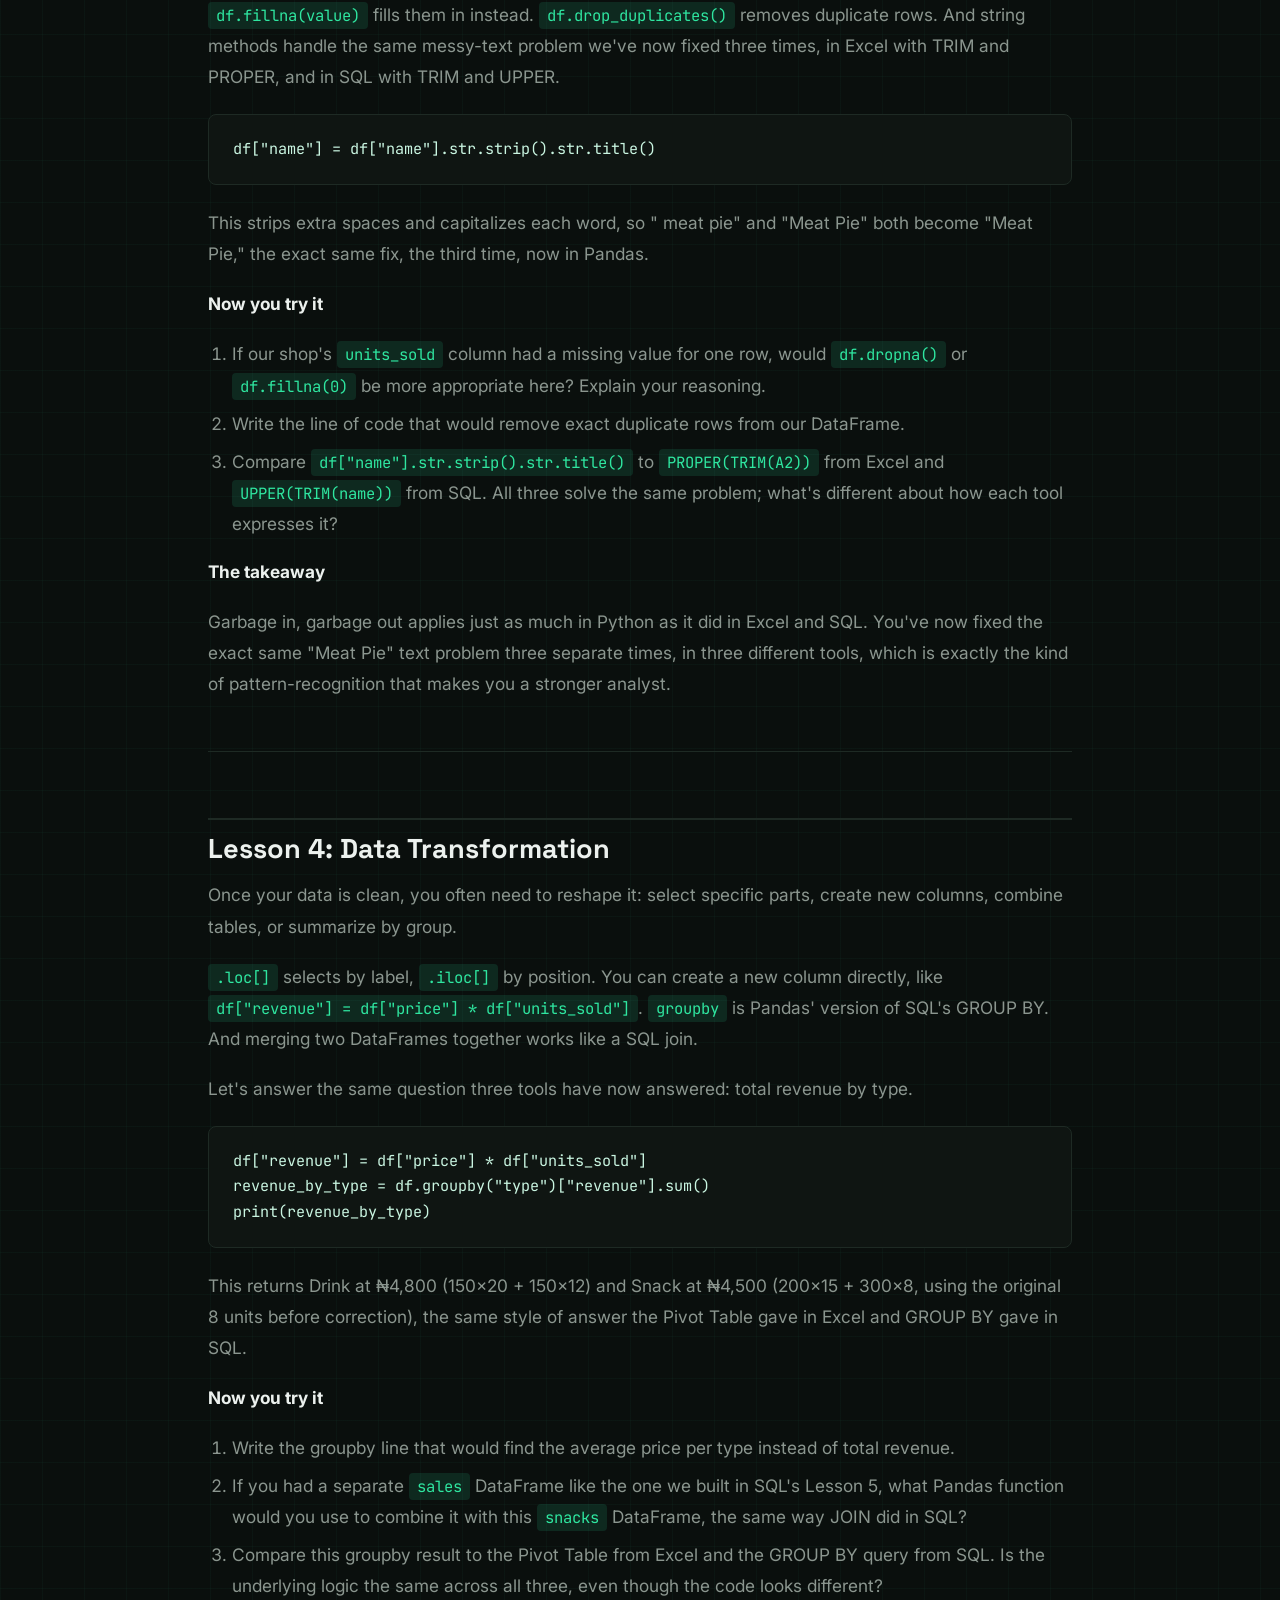
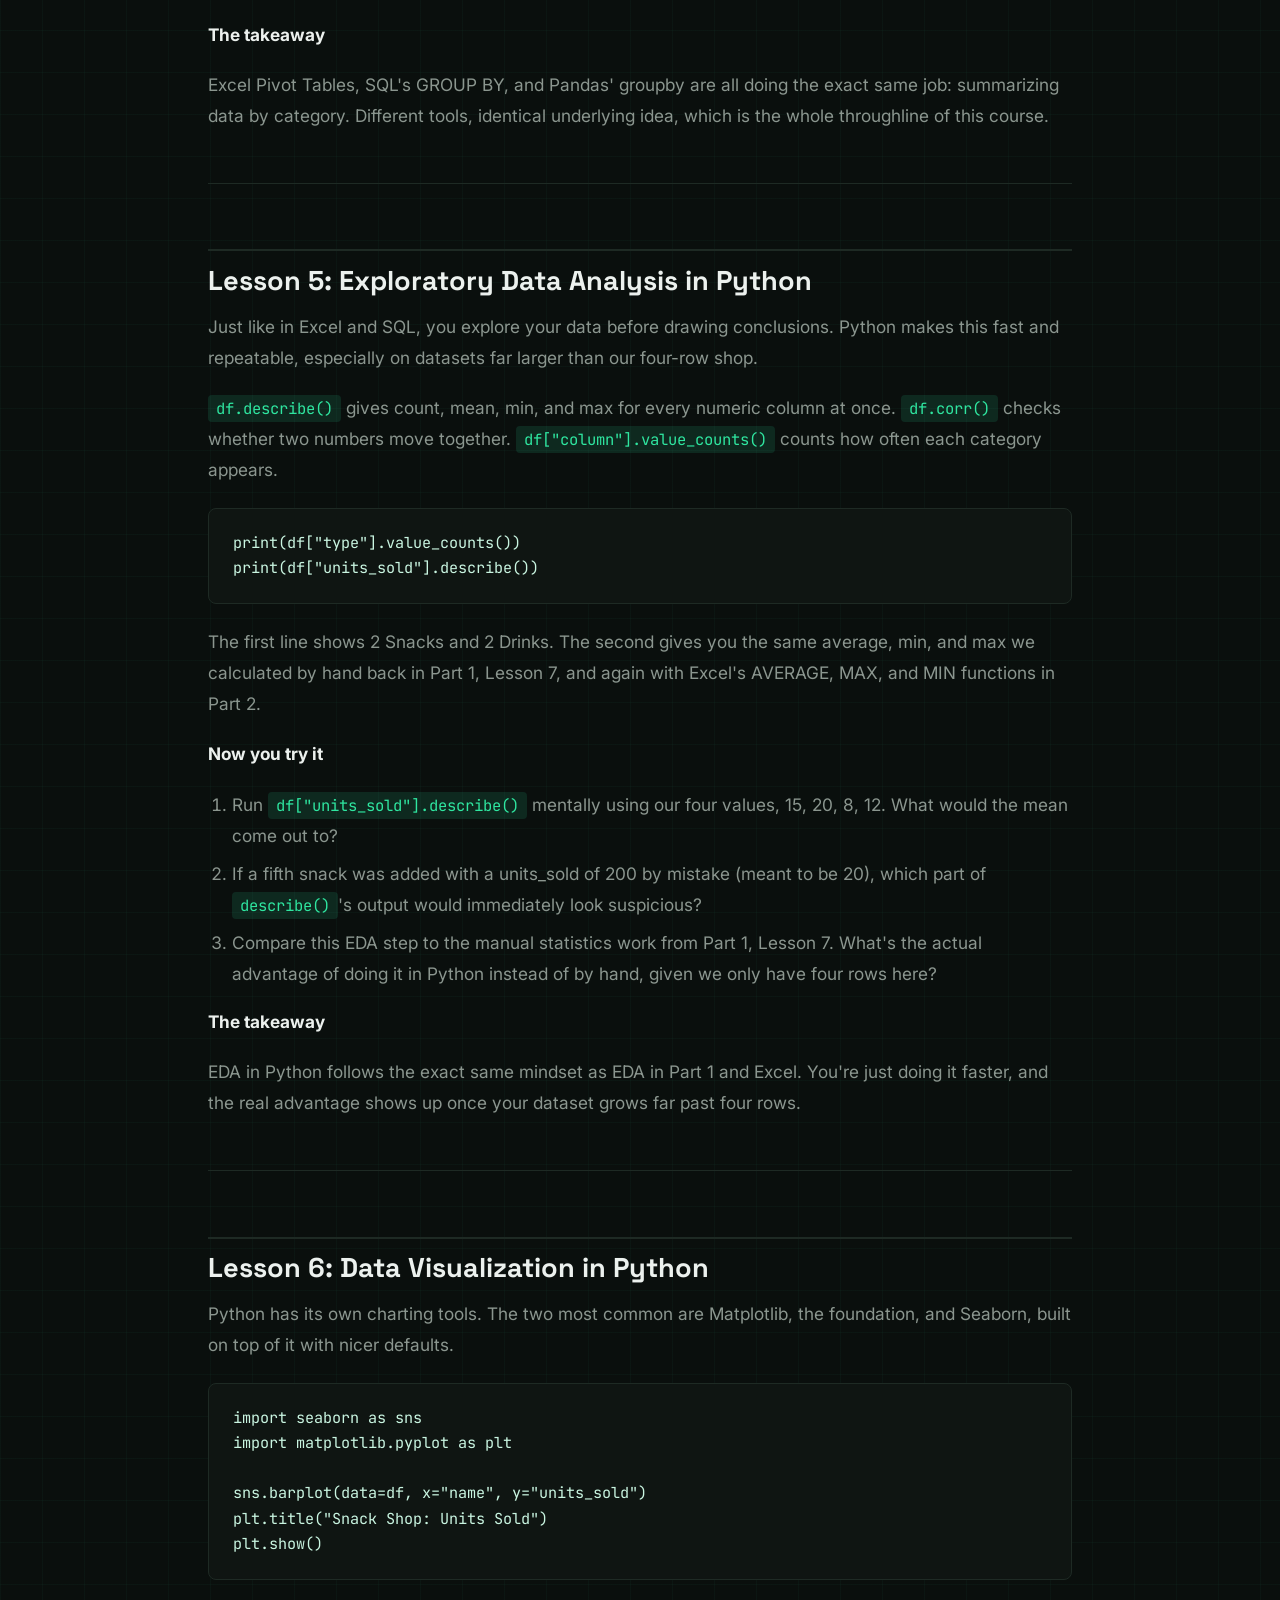
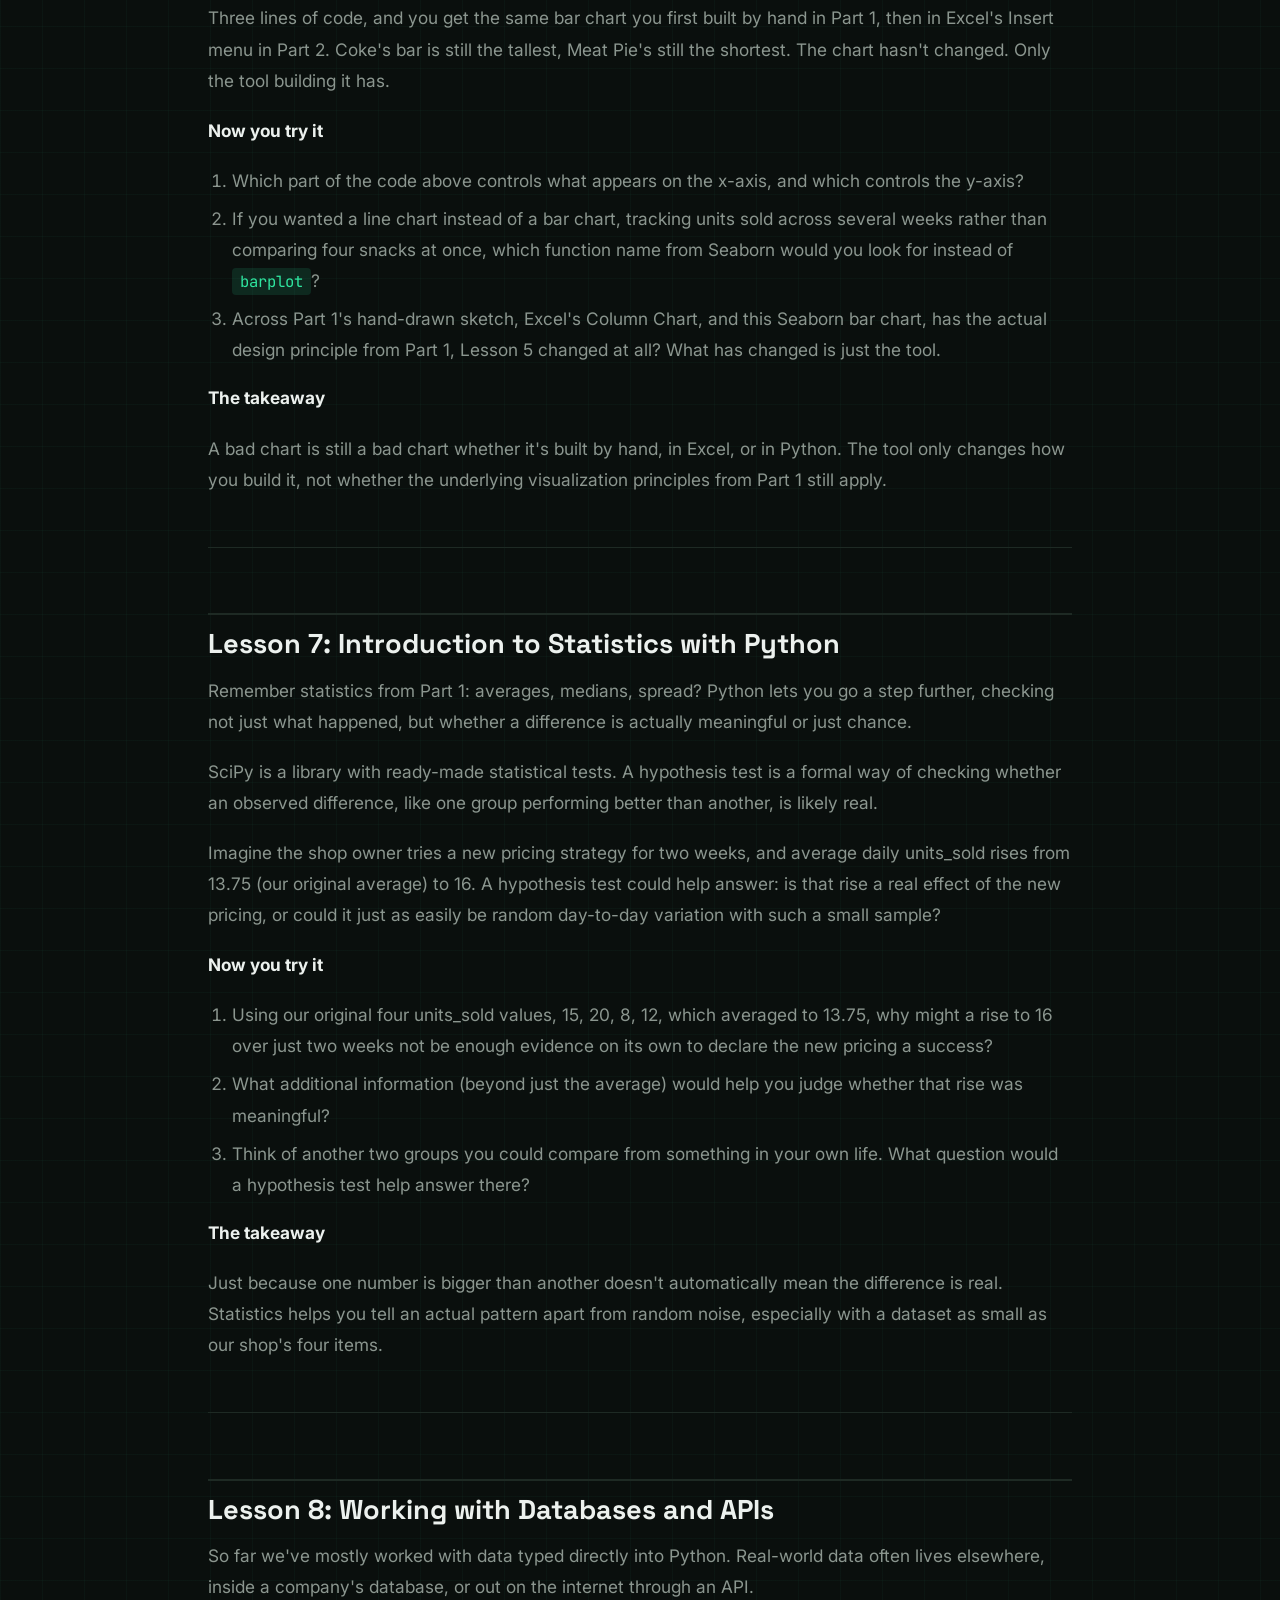
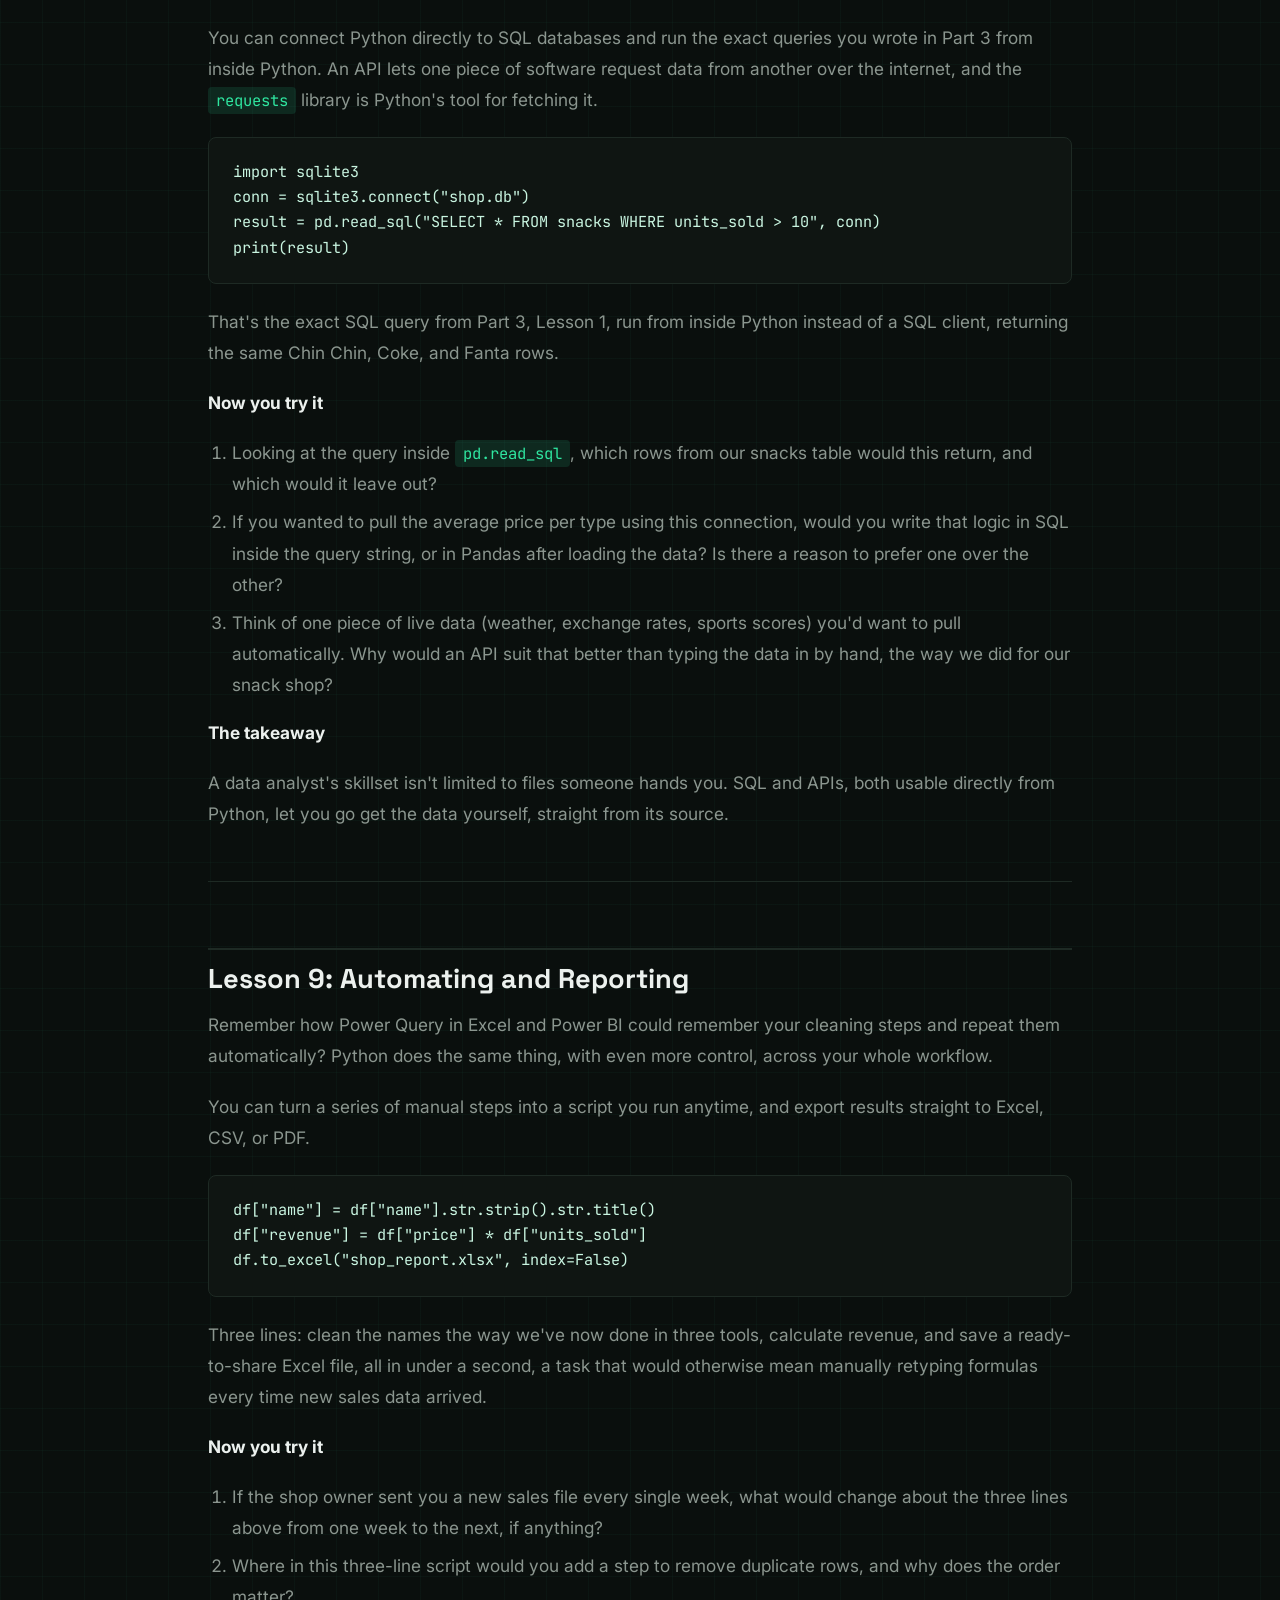
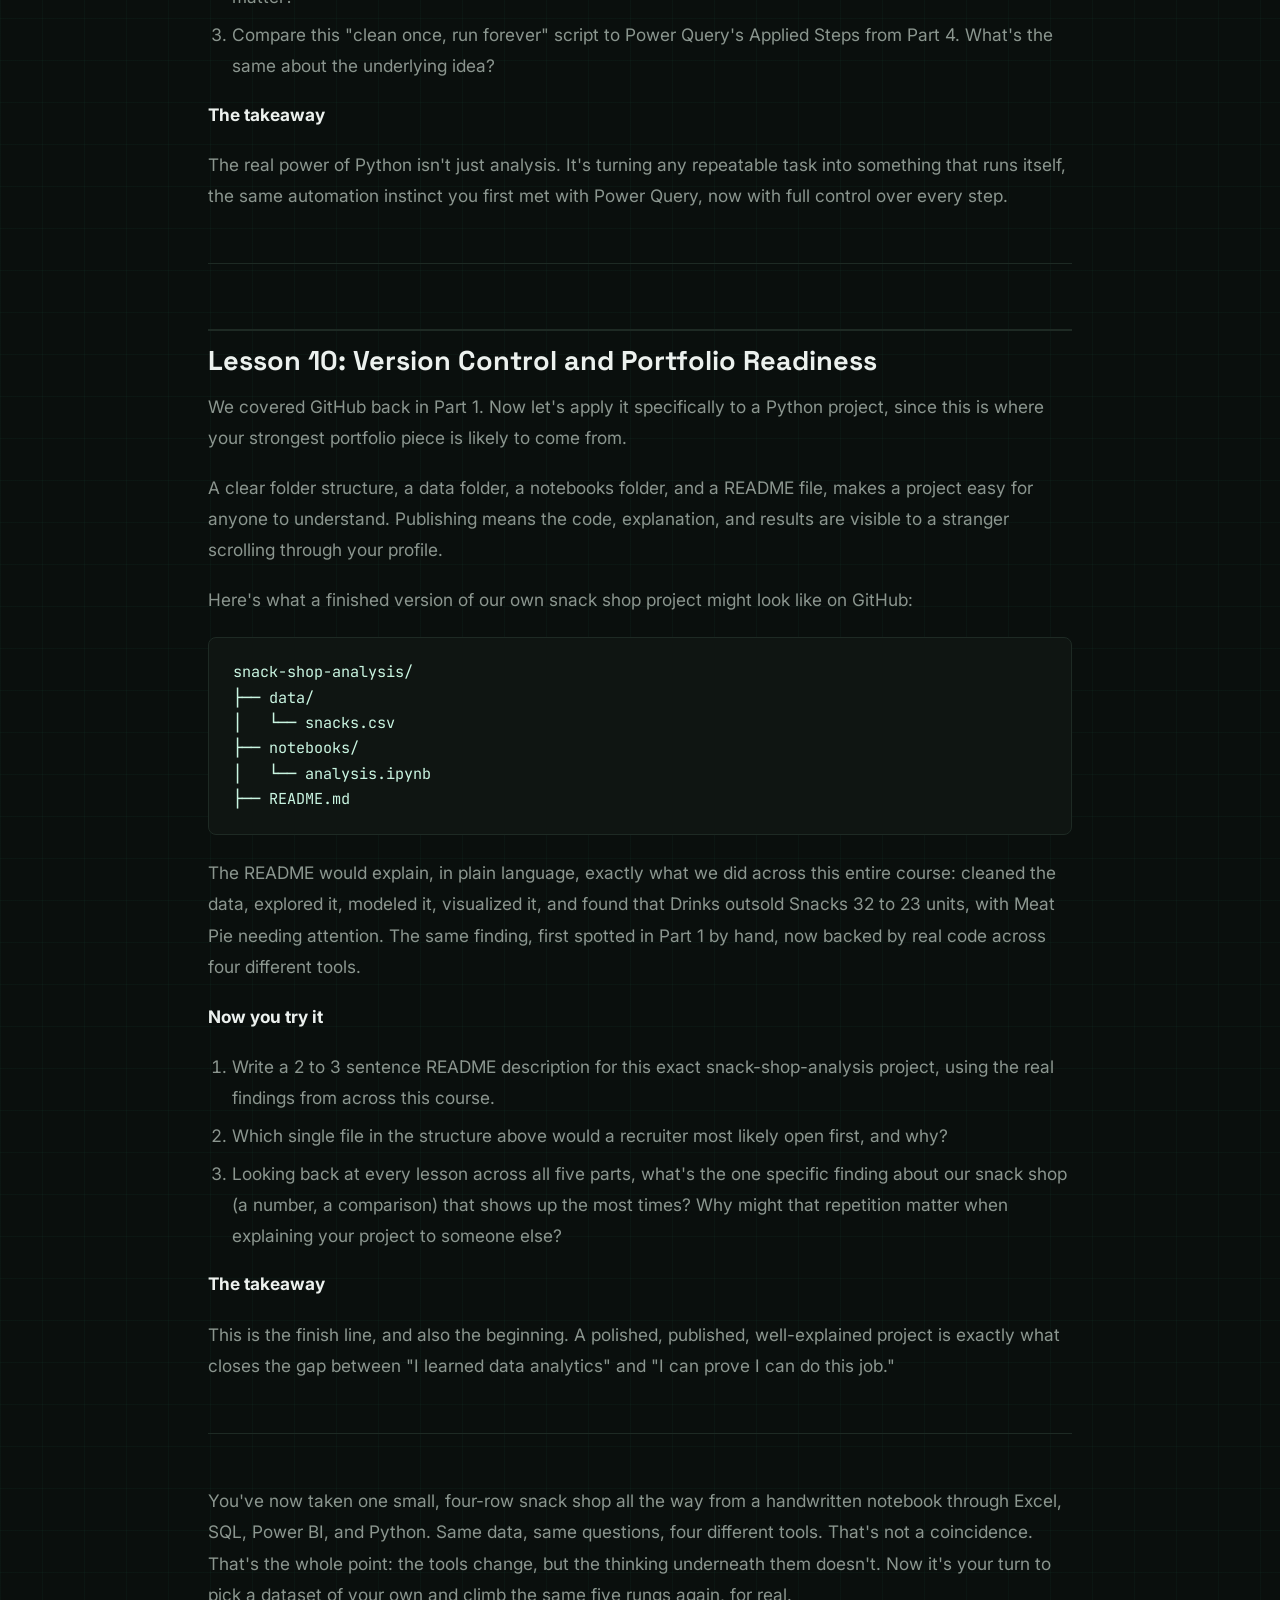
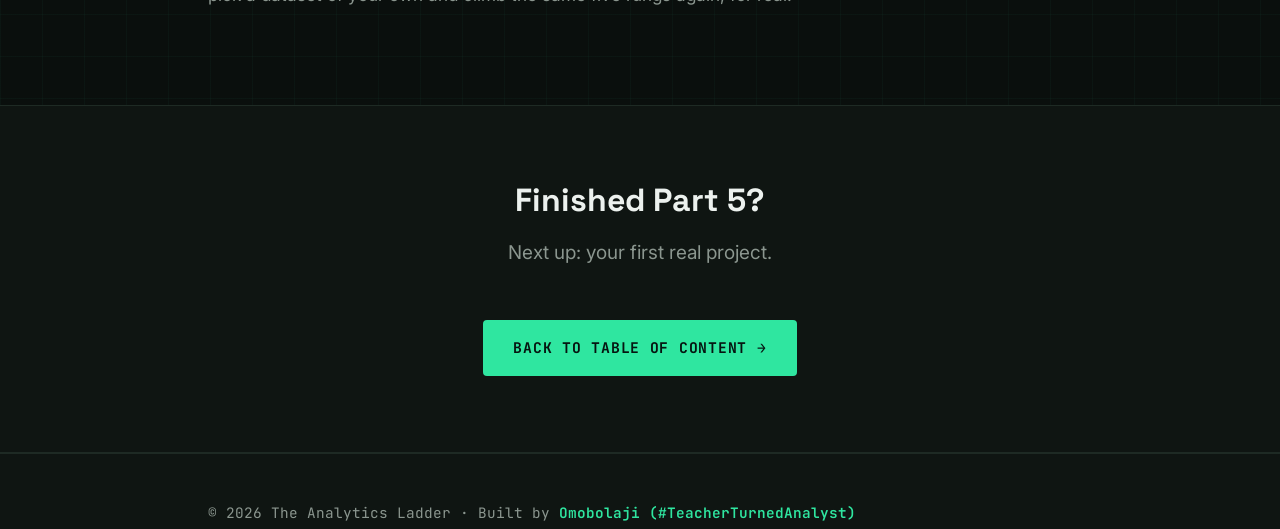
<file: lessons/part5.html>
<!DOCTYPE html>
<html lang="en">
<head>
<meta charset="UTF-8">
<meta name="viewport" content="width=device-width, initial-scale=1.0">
<title>Part 5: Python : The Analytics Ladder</title>
<link rel="stylesheet" href="../css/style.css">
</head>
<body>

<nav class="rail">
  <div class="wrap">
    <div class="rail-brand">TAL<span class="rung-mark">.LADDER</span></div>
    <div class="rail-links">
      <a href="../index.html">Meet Omobolaji</a>
      <a href="../community.html">The Community</a>
      <a href="../mission.html">Our Mission</a>
      <a href="../toc.html" class="active">Start Learning</a>
    </div>
  </div>
</nav>

<header class="hero" style="padding: 44px 0;">
  <div class="wrap">
    <span class="eyebrow">Rung 5 of 5</span>
    <h1 style="font-size: 2rem;">Part 5: Python</h1>
    <p class="lead">10 lessons, closing the loop on the same snack shop data. Read at your own pace.</p>
  </div>
</header>

<section class="block">
  <div class="wrap lesson">
<h1 id="part-5-python">Part 5: Python</h1>
<p><em>(The Analytics Ladder — Lesson Content)</em></p>
<hr />
<h2 id="lesson-1-python-fundamentals">Lesson 1: Python Fundamentals</h2>
<p>Python is a programming language, a way of giving a computer clear,
step-by-step instructions using text instead of clicking buttons.
There's no menu to click. You write exactly what you want, and Python
does it.</p>
<p>A variable is a labeled box for storing information, like
<code>price = 200</code>. Data types include numbers, text, and True or
False values. Operators handle maths and comparisons. Conditionals,
<code>if</code>, <code>elif</code>, <code>else</code>, make decisions,
the same job Excel's IF and SQL's CASE did. Loops repeat an action
automatically. Functions are reusable blocks of instructions you can
call by name.</p>
<p>Let's write our first real check on the shop. Remember Meat Pie's
"Needs attention" flag from SQL's CASE statement back in Part 3?</p>
<pre><code>units_sold = 8
if units_sold &gt;= 15:
    print("Strong seller")
elif units_sold &gt;= 10:
    print("Steady seller")
else:
    print("Needs attention")</code></pre>
<p>Run this with Meat Pie's original 8, and Python prints "Needs
attention," the exact same result the SQL CASE statement gave you, just
written in a different language.</p>
<p><strong>Now you try it</strong></p>
<ol type="1">
<li>Change <code>units_sold</code> to 20, Coke's number, and work out by
hand which branch of the if/elif/else would print.</li>
<li>Write a small loop (on paper, or in a notebook if you have Python
installed) that prints "Strong seller," "Steady seller," "Steady
seller," and "Needs attention" for the four values 15, 20, 12, 8, one
per line, without repeating the if/elif/else block four separate
times.</li>
<li>Compare this Python if/elif/else to the SQL CASE statement from Part
3, Lesson 3. What's structurally the same about them?</li>
</ol>
<p><strong>The takeaway</strong></p>
<p>Every Python skill you'll learn builds from a handful of core ideas:
variables, conditions, loops, and functions. You already used the same
logic in Excel and SQL. Python just writes it differently.</p>
<hr />
<h2 id="lesson-2-working-with-data-numpy-and-pandas">Lesson 2: Working
with Data, NumPy and Pandas</h2>
<p>Plain Python is great, but it wasn't built specifically for data. Two
add-on libraries, NumPy and Pandas, turn Python into a serious data
analysis tool. Pandas introduces the DataFrame, essentially a
spreadsheet living inside Python, and it can read CSV, Excel, or SQL
data directly with one line of code.</p>
<p>Let's load our snack shop into Python properly:</p>
<pre><code>import pandas as pd

data = {
    "name": ["Chin Chin", "Coke", "Meat Pie", "Fanta"],
    "type": ["Snack", "Drink", "Snack", "Drink"],
    "price": [200, 150, 300, 150],
    "units_sold": [15, 20, 8, 12]
}
df = pd.DataFrame(data)
print(df)</code></pre>
<p>This builds the exact same four-row table we've used since Part 1,
now as a Pandas DataFrame, ready for everything that comes next in this
part.</p>
<p><strong>Now you try it</strong></p>
<ol type="1">
<li>Run (or trace through by hand) <code>df.head()</code> on this
DataFrame. How many rows would it show, given the table only has
four?</li>
<li>Write the line of code that would calculate revenue for each row
(price times units_sold), the same calculation you first did in Excel's
Lesson 2.</li>
<li>If you had our shop's data in a CSV file instead of typed directly
into Python, what one line of code would load it into a DataFrame called
df?</li>
</ol>
<p><strong>The takeaway</strong></p>
<p>A Pandas DataFrame is the Python equivalent of an Excel spreadsheet
or a SQL table. Everything you already know from Parts 2 and 3 has a
matching idea here, just written in code instead of formulas or
queries.</p>
<hr />
<h2 id="lesson-3-data-cleaning-and-preparation-with-pandas">Lesson 3:
Data Cleaning and Preparation with Pandas</h2>
<p>Just like in Excel and SQL, real data almost always needs cleaning
before you can trust it. Pandas handles this with a few lines of
code.</p>
<p><code>df.info()</code> and <code>df.describe()</code> give quick
overviews. <code>df.dropna()</code> removes missing rows,
<code>df.fillna(value)</code> fills them in instead.
<code>df.drop_duplicates()</code> removes duplicate rows. And string
methods handle the same messy-text problem we've now fixed three times,
in Excel with TRIM and PROPER, and in SQL with TRIM and UPPER.</p>
<pre><code>df["name"] = df["name"].str.strip().str.title()</code></pre>
<p>This strips extra spaces and capitalizes each word, so " meat pie"
and "Meat Pie" both become "Meat Pie," the exact same fix, the third
time, now in Pandas.</p>
<p><strong>Now you try it</strong></p>
<ol type="1">
<li>If our shop's <code>units_sold</code> column had a missing value for
one row, would <code>df.dropna()</code> or <code>df.fillna(0)</code> be
more appropriate here? Explain your reasoning.</li>
<li>Write the line of code that would remove exact duplicate rows from
our DataFrame.</li>
<li>Compare <code>df["name"].str.strip().str.title()</code> to
<code>PROPER(TRIM(A2))</code> from Excel and
<code>UPPER(TRIM(name))</code> from SQL. All three solve the same
problem; what's different about how each tool expresses it?</li>
</ol>
<p><strong>The takeaway</strong></p>
<p>Garbage in, garbage out applies just as much in Python as it did in
Excel and SQL. You've now fixed the exact same "Meat Pie" text problem
three separate times, in three different tools, which is exactly the
kind of pattern-recognition that makes you a stronger analyst.</p>
<hr />
<h2 id="lesson-4-data-transformation">Lesson 4: Data Transformation</h2>
<p>Once your data is clean, you often need to reshape it: select
specific parts, create new columns, combine tables, or summarize by
group.</p>
<p><code>.loc[]</code> selects by label, <code>.iloc[]</code> by
position. You can create a new column directly, like
<code>df["revenue"] = df["price"] * df["units_sold"]</code>.
<code>groupby</code> is Pandas' version of SQL's GROUP BY. And merging
two DataFrames together works like a SQL join.</p>
<p>Let's answer the same question three tools have now answered: total
revenue by type.</p>
<pre><code>df["revenue"] = df["price"] * df["units_sold"]
revenue_by_type = df.groupby("type")["revenue"].sum()
print(revenue_by_type)</code></pre>
<p>This returns Drink at ₦4,800 (150×20 + 150×12) and Snack at ₦4,500
(200×15 + 300×8, using the original 8 units before correction), the same
style of answer the Pivot Table gave in Excel and GROUP BY gave in
SQL.</p>
<p><strong>Now you try it</strong></p>
<ol type="1">
<li>Write the groupby line that would find the average price per type
instead of total revenue.</li>
<li>If you had a separate <code>sales</code> DataFrame like the one we
built in SQL's Lesson 5, what Pandas function would you use to combine
it with this <code>snacks</code> DataFrame, the same way JOIN did in
SQL?</li>
<li>Compare this groupby result to the Pivot Table from Excel and the
GROUP BY query from SQL. Is the underlying logic the same across all
three, even though the code looks different?</li>
</ol>
<p><strong>The takeaway</strong></p>
<p>Excel Pivot Tables, SQL's GROUP BY, and Pandas' groupby are all doing
the exact same job: summarizing data by category. Different tools,
identical underlying idea, which is the whole throughline of this
course.</p>
<hr />
<h2 id="lesson-5-exploratory-data-analysis-in-python">Lesson 5:
Exploratory Data Analysis in Python</h2>
<p>Just like in Excel and SQL, you explore your data before drawing
conclusions. Python makes this fast and repeatable, especially on
datasets far larger than our four-row shop.</p>
<p><code>df.describe()</code> gives count, mean, min, and max for every
numeric column at once. <code>df.corr()</code> checks whether two
numbers move together. <code>df["column"].value_counts()</code> counts
how often each category appears.</p>
<pre><code>print(df["type"].value_counts())
print(df["units_sold"].describe())</code></pre>
<p>The first line shows 2 Snacks and 2 Drinks. The second gives you the
same average, min, and max we calculated by hand back in Part 1, Lesson
7, and again with Excel's AVERAGE, MAX, and MIN functions in Part 2.</p>
<p><strong>Now you try it</strong></p>
<ol type="1">
<li>Run <code>df["units_sold"].describe()</code> mentally using our four
values, 15, 20, 8, 12. What would the mean come out to?</li>
<li>If a fifth snack was added with a units_sold of 200 by mistake
(meant to be 20), which part of <code>describe()</code>'s output would
immediately look suspicious?</li>
<li>Compare this EDA step to the manual statistics work from Part 1,
Lesson 7. What's the actual advantage of doing it in Python instead of
by hand, given we only have four rows here?</li>
</ol>
<p><strong>The takeaway</strong></p>
<p>EDA in Python follows the exact same mindset as EDA in Part 1 and
Excel. You're just doing it faster, and the real advantage shows up once
your dataset grows far past four rows.</p>
<hr />
<h2 id="lesson-6-data-visualization-in-python">Lesson 6: Data
Visualization in Python</h2>
<p>Python has its own charting tools. The two most common are
Matplotlib, the foundation, and Seaborn, built on top of it with nicer
defaults.</p>
<pre><code>import seaborn as sns
import matplotlib.pyplot as plt

sns.barplot(data=df, x="name", y="units_sold")
plt.title("Snack Shop: Units Sold")
plt.show()</code></pre>
<p>Three lines of code, and you get the same bar chart you first built
by hand in Part 1, then in Excel's Insert menu in Part 2. Coke's bar is
still the tallest, Meat Pie's still the shortest. The chart hasn't
changed. Only the tool building it has.</p>
<p><strong>Now you try it</strong></p>
<ol type="1">
<li>Which part of the code above controls what appears on the x-axis,
and which controls the y-axis?</li>
<li>If you wanted a line chart instead of a bar chart, tracking units
sold across several weeks rather than comparing four snacks at once,
which function name from Seaborn would you look for instead of
<code>barplot</code>?</li>
<li>Across Part 1's hand-drawn sketch, Excel's Column Chart, and this
Seaborn bar chart, has the actual design principle from Part 1, Lesson 5
changed at all? What has changed is just the tool.</li>
</ol>
<p><strong>The takeaway</strong></p>
<p>A bad chart is still a bad chart whether it's built by hand, in
Excel, or in Python. The tool only changes how you build it, not whether
the underlying visualization principles from Part 1 still apply.</p>
<hr />
<h2 id="lesson-7-introduction-to-statistics-with-python">Lesson 7:
Introduction to Statistics with Python</h2>
<p>Remember statistics from Part 1: averages, medians, spread? Python
lets you go a step further, checking not just what happened, but whether
a difference is actually meaningful or just chance.</p>
<p>SciPy is a library with ready-made statistical tests. A hypothesis
test is a formal way of checking whether an observed difference, like
one group performing better than another, is likely real.</p>
<p>Imagine the shop owner tries a new pricing strategy for two weeks,
and average daily units_sold rises from 13.75 (our original average) to
16. A hypothesis test could help answer: is that rise a real effect of
the new pricing, or could it just as easily be random day-to-day
variation with such a small sample?</p>
<p><strong>Now you try it</strong></p>
<ol type="1">
<li>Using our original four units_sold values, 15, 20, 8, 12, which
averaged to 13.75, why might a rise to 16 over just two weeks not be
enough evidence on its own to declare the new pricing a success?</li>
<li>What additional information (beyond just the average) would help you
judge whether that rise was meaningful?</li>
<li>Think of another two groups you could compare from something in your
own life. What question would a hypothesis test help answer there?</li>
</ol>
<p><strong>The takeaway</strong></p>
<p>Just because one number is bigger than another doesn't automatically
mean the difference is real. Statistics helps you tell an actual pattern
apart from random noise, especially with a dataset as small as our
shop's four items.</p>
<hr />
<h2 id="lesson-8-working-with-databases-and-apis">Lesson 8: Working with
Databases and APIs</h2>
<p>So far we've mostly worked with data typed directly into Python.
Real-world data often lives elsewhere, inside a company's database, or
out on the internet through an API.</p>
<p>You can connect Python directly to SQL databases and run the exact
queries you wrote in Part 3 from inside Python. An API lets one piece of
software request data from another over the internet, and the
<code>requests</code> library is Python's tool for fetching it.</p>
<pre><code>import sqlite3
conn = sqlite3.connect("shop.db")
result = pd.read_sql("SELECT * FROM snacks WHERE units_sold &gt; 10", conn)
print(result)</code></pre>
<p>That's the exact SQL query from Part 3, Lesson 1, run from inside
Python instead of a SQL client, returning the same Chin Chin, Coke, and
Fanta rows.</p>
<p><strong>Now you try it</strong></p>
<ol type="1">
<li>Looking at the query inside <code>pd.read_sql</code>, which rows
from our snacks table would this return, and which would it leave
out?</li>
<li>If you wanted to pull the average price per type using this
connection, would you write that logic in SQL inside the query string,
or in Pandas after loading the data? Is there a reason to prefer one
over the other?</li>
<li>Think of one piece of live data (weather, exchange rates, sports
scores) you'd want to pull automatically. Why would an API suit that
better than typing the data in by hand, the way we did for our snack
shop?</li>
</ol>
<p><strong>The takeaway</strong></p>
<p>A data analyst's skillset isn't limited to files someone hands you.
SQL and APIs, both usable directly from Python, let you go get the data
yourself, straight from its source.</p>
<hr />
<h2 id="lesson-9-automating-and-reporting">Lesson 9: Automating and
Reporting</h2>
<p>Remember how Power Query in Excel and Power BI could remember your
cleaning steps and repeat them automatically? Python does the same
thing, with even more control, across your whole workflow.</p>
<p>You can turn a series of manual steps into a script you run anytime,
and export results straight to Excel, CSV, or PDF.</p>
<pre><code>df["name"] = df["name"].str.strip().str.title()
df["revenue"] = df["price"] * df["units_sold"]
df.to_excel("shop_report.xlsx", index=False)</code></pre>
<p>Three lines: clean the names the way we've now done in three tools,
calculate revenue, and save a ready-to-share Excel file, all in under a
second, a task that would otherwise mean manually retyping formulas
every time new sales data arrived.</p>
<p><strong>Now you try it</strong></p>
<ol type="1">
<li>If the shop owner sent you a new sales file every single week, what
would change about the three lines above from one week to the next, if
anything?</li>
<li>Where in this three-line script would you add a step to remove
duplicate rows, and why does the order matter?</li>
<li>Compare this "clean once, run forever" script to Power Query's
Applied Steps from Part 4. What's the same about the underlying
idea?</li>
</ol>
<p><strong>The takeaway</strong></p>
<p>The real power of Python isn't just analysis. It's turning any
repeatable task into something that runs itself, the same automation
instinct you first met with Power Query, now with full control over
every step.</p>
<hr />
<h2 id="lesson-10-version-control-and-portfolio-readiness">Lesson 10:
Version Control and Portfolio Readiness</h2>
<p>We covered GitHub back in Part 1. Now let's apply it specifically to
a Python project, since this is where your strongest portfolio piece is
likely to come from.</p>
<p>A clear folder structure, a data folder, a notebooks folder, and a
README file, makes a project easy for anyone to understand. Publishing
means the code, explanation, and results are visible to a stranger
scrolling through your profile.</p>
<p>Here's what a finished version of our own snack shop project might
look like on GitHub:</p>
<pre><code>snack-shop-analysis/
├── data/
│   └── snacks.csv
├── notebooks/
│   └── analysis.ipynb
├── README.md</code></pre>
<p>The README would explain, in plain language, exactly what we did
across this entire course: cleaned the data, explored it, modeled it,
visualized it, and found that Drinks outsold Snacks 32 to 23 units, with
Meat Pie needing attention. The same finding, first spotted in Part 1 by
hand, now backed by real code across four different tools.</p>
<p><strong>Now you try it</strong></p>
<ol type="1">
<li>Write a 2 to 3 sentence README description for this exact
snack-shop-analysis project, using the real findings from across this
course.</li>
<li>Which single file in the structure above would a recruiter most
likely open first, and why?</li>
<li>Looking back at every lesson across all five parts, what's the one
specific finding about our snack shop (a number, a comparison) that
shows up the most times? Why might that repetition matter when
explaining your project to someone else?</li>
</ol>
<p><strong>The takeaway</strong></p>
<p>This is the finish line, and also the beginning. A polished,
published, well-explained project is exactly what closes the gap between
"I learned data analytics" and "I can prove I can do this job."</p>
<hr />
<p>You've now taken one small, four-row snack shop all the way from a
handwritten notebook through Excel, SQL, Power BI, and Python. Same
data, same questions, four different tools. That's not a coincidence.
That's the whole point: the tools change, but the thinking underneath
them doesn't. Now it's your turn to pick a dataset of your own and climb
the same five rungs again, for real.</p>
  </div>
</section>

<section class="block alt">
  <div class="wrap" style="text-align:center;">
    <h2>Finished Part 5?</h2>
    <p>Next up: your first real project.</p>
    <a href="../toc.html" class="btn">Back to Table of Content →</a>
  </div>
</section>

<footer>
  <div class="wrap">
    &copy; 2026 The Analytics Ladder · Built by <a href="https://komobolaji20-droid.github.io" target="_blank" rel="noopener">Omobolaji (#TeacherTurnedAnalyst)</a>
  </div>
</footer>

</body>
  </html>
</file>
<file: css/style.css>
/* ============================================
   THE ANALYTICS LADDER — Dark Theme v3
   Matched to komobolaji20-droid.github.io
   Palette:
     --bg:      #0A0F0D  (near-black, green-tinted)
     --bg-alt:  #0F1512  (card/section background)
     --green:   #2FE6A0  (neon mint-green accent)
     --green-dim: rgba(47,230,160,0.12)
     --text:    #ECF1EE  (off-white)
     --muted:   #8B968F  (muted gray-green body text)
     --border:  #1E2A24  (hairline borders)
   ============================================ */

@import url('https://fonts.googleapis.com/css2?family=Space+Grotesk:wght@500;600;700;800&family=JetBrains+Mono:wght@400;500;600;700&family=Inter:wght@400;500;600&display=swap');

:root {
  --bg: #0A0F0D;
  --bg-alt: #0F1512;
  --card: #10160F;
  --green: #2FE6A0;
  --green-dim: rgba(47,230,160,0.12);
  --text: #ECF1EE;
  --muted: #8B968F;
  --border: #1E2A24;
}

* { box-sizing: border-box; }

body {
  margin: 0;
  background: var(--bg);
  background-image:
    linear-gradient(rgba(47,230,160,0.035) 1px, transparent 1px),
    linear-gradient(90deg, rgba(47,230,160,0.035) 1px, transparent 1px);
  background-size: 42px 42px;
  color: var(--text);
  font-family: 'Inter', system-ui, sans-serif;
  font-size: 19px;
  line-height: 1.75;
}

h1, h2, h3, .display {
  font-family: 'Space Grotesk', sans-serif;
  color: var(--text);
  line-height: 1.15;
  margin: 0 0 0.55em 0;
  font-weight: 700;
}
h2 { font-size: 2rem; }
h3 { font-size: 1.35rem; }

p { margin: 0 0 1.1em 0; color: var(--muted); }

a { color: var(--green); text-decoration: none; }
a:hover { text-decoration: underline; }
a:focus-visible, button:focus-visible { outline: 2px solid var(--green); outline-offset: 2px; }

img { max-width: 100%; }

.mono {
  font-family: 'JetBrains Mono', monospace;
  letter-spacing: 0.06em;
}

.wrap {
  max-width: 920px;
  margin: 0 auto;
  padding: 0 28px;
}

/* ---------- Nav ---------- */
.rail {
  background: rgba(10,15,13,0.92);
  backdrop-filter: blur(8px);
  padding: 20px 0;
  position: sticky;
  top: 0;
  z-index: 50;
  border-bottom: 1px solid var(--border);
}
.rail .wrap {
  display: flex;
  align-items: center;
  justify-content: space-between;
  flex-wrap: wrap;
  gap: 14px;
}
.rail-brand {
  font-family: 'JetBrains Mono', monospace;
  font-weight: 700;
  font-size: 1.05rem;
  letter-spacing: 0.05em;
  color: var(--text);
  text-transform: uppercase;
}
.rail-brand .rung-mark { color: var(--green); }
.rail-links {
  display: flex;
  gap: 28px;
  flex-wrap: wrap;
}
.rail-links a {
  font-family: 'JetBrains Mono', monospace;
  color: var(--muted);
  font-weight: 500;
  font-size: 0.85rem;
  letter-spacing: 0.08em;
  text-transform: uppercase;
  padding: 4px 0;
  border-bottom: 2px solid transparent;
}
.rail-links a:hover, .rail-links a.active {
  color: var(--green);
  text-decoration: none;
  border-bottom-color: var(--green);
}

/* ---------- Hero ---------- */
.hero {
  padding: 90px 0 100px 0;
  position: relative;
}
.hero .wrap { position: relative; z-index: 2; }
.eyebrow {
  display: inline-flex;
  align-items: center;
  gap: 8px;
  color: var(--green);
  font-family: 'JetBrains Mono', monospace;
  font-weight: 600;
  letter-spacing: 0.09em;
  text-transform: uppercase;
  font-size: 0.8rem;
  margin-bottom: 22px;
  padding: 7px 16px;
  border: 1px solid rgba(47,230,160,0.35);
  border-radius: 3px;
  background: var(--green-dim);
}
.eyebrow::before {
  content: "";
  width: 6px;
  height: 6px;
  border-radius: 50%;
  background: var(--green);
  display: inline-block;
}
.hero h1 {
  font-size: 3rem;
  max-width: 660px;
  letter-spacing: -0.01em;
  font-weight: 800;
}
.hero h1 .accent { color: var(--green); }
.hero p.lead {
  max-width: 580px;
  color: var(--muted);
  font-size: 1.25rem;
  margin-top: 20px;
  border-left: 3px solid var(--green);
  padding-left: 18px;
}

/* ---------- Buttons ---------- */
.btn {
  display: inline-block;
  background: var(--green);
  color: #061410;
  font-weight: 700;
  padding: 15px 30px;
  border-radius: 4px;
  margin-top: 30px;
  font-family: 'JetBrains Mono', monospace;
  font-size: 0.92rem;
  letter-spacing: 0.05em;
  text-transform: uppercase;
  transition: transform 0.15s ease, box-shadow 0.15s ease;
  box-shadow: 0 0 0 rgba(47,230,160,0);
}
.btn:hover {
  text-decoration: none;
  transform: translateY(-2px);
  box-shadow: 0 6px 22px rgba(47,230,160,0.35);
}
.btn-outline {
  display: inline-block;
  border: 1px solid var(--border);
  color: var(--text);
  font-weight: 600;
  padding: 14px 28px;
  border-radius: 4px;
  margin-top: 30px;
  margin-left: 14px;
  font-family: 'JetBrains Mono', monospace;
  font-size: 0.92rem;
  letter-spacing: 0.05em;
  text-transform: uppercase;
  transition: border-color 0.15s ease, color 0.15s ease;
}
.btn-outline:hover {
  border-color: var(--green);
  color: var(--green);
  text-decoration: none;
}

/* ---------- Sections ---------- */
section.block { padding: 76px 0; }
section.block.alt {
  background: var(--bg-alt);
  border-top: 1px solid var(--border);
  border-bottom: 1px solid var(--border);
}
.section-label {
  color: var(--green);
  font-family: 'JetBrains Mono', monospace;
  font-weight: 600;
  text-transform: uppercase;
  letter-spacing: 0.1em;
  font-size: 0.8rem;
  margin-bottom: 14px;
  display: inline-block;
}

/* ---------- Cards ---------- */
.card {
  background: var(--card);
  border-radius: 8px;
  padding: 32px;
  border: 1px solid var(--border);
  transition: border-color 0.18s ease, transform 0.18s ease;
}
.card:hover { border-color: var(--green); transform: translateY(-2px); }
.card h3 { margin-bottom: 10px; }
.card p { margin: 0; color: var(--muted); font-size: 1.02rem; }
.grid-2 { display: grid; grid-template-columns: 1fr 1fr; gap: 22px; }
.grid-3 { display: grid; grid-template-columns: repeat(3, 1fr); gap: 22px; }

/* ---------- Stat cards (portfolio style) ---------- */
.stat-card {
  background: var(--card);
  border: 1px solid var(--border);
  border-radius: 8px;
  padding: 26px 28px;
}
.stat-card .num {
  font-family: 'Space Grotesk', sans-serif;
  color: var(--green);
  font-weight: 800;
  font-size: 2.4rem;
  display: block;
  line-height: 1;
  margin-bottom: 8px;
}
.stat-card .label {
  font-family: 'JetBrains Mono', monospace;
  text-transform: uppercase;
  font-size: 0.8rem;
  letter-spacing: 0.06em;
  color: var(--muted);
}

/* ---------- Tag chips ---------- */
.tags { display: flex; flex-wrap: wrap; gap: 10px; }
.tag {
  font-family: 'JetBrains Mono', monospace;
  font-size: 0.82rem;
  letter-spacing: 0.04em;
  text-transform: uppercase;
  color: var(--muted);
  border: 1px solid var(--border);
  padding: 8px 14px;
  border-radius: 4px;
}

/* ---------- Ladder / Rung list (TOC & Parts) ---------- */
.ladder-list { list-style: none; margin: 0; padding: 0; counter-reset: rung; }
.rung {
  counter-increment: rung;
  display: flex;
  gap: 26px;
  align-items: flex-start;
  padding: 32px 0;
  border-top: 1px solid var(--border);
}
.rung:last-child { border-bottom: 1px solid var(--border); }
.rung-num {
  flex: 0 0 auto;
  width: 54px;
  height: 54px;
  border-radius: 6px;
  background: var(--green-dim);
  border: 1px solid rgba(47,230,160,0.35);
  color: var(--green);
  display: flex;
  align-items: center;
  justify-content: center;
  font-family: 'JetBrains Mono', monospace;
  font-weight: 700;
  font-size: 1.2rem;
}
.rung-body h3 { margin-bottom: 6px; font-size: 1.4rem; }
.rung-body p { margin: 0 0 10px 0; font-size: 1.05rem; }
.rung-body a { font-weight: 600; font-family: 'JetBrains Mono', monospace; font-size: 0.9rem; text-transform: uppercase; letter-spacing: 0.04em; }
.rung-body .status {
  display: inline-block;
  font-family: 'JetBrains Mono', monospace;
  font-size: 0.75rem;
  font-weight: 600;
  letter-spacing: 0.05em;
  text-transform: uppercase;
  padding: 4px 12px;
  border-radius: 3px;
  margin-bottom: 10px;
  border: 1px solid;
}
.status.ready { background: var(--green-dim); color: var(--green); border-color: rgba(47,230,160,0.35); }
.status.soon { background: rgba(139,150,143,0.08); color: var(--muted); border-color: var(--border); }

/* ---------- Lesson content page ---------- */
.lesson { font-size: 1.08rem; }
.lesson h1 { font-size: 2.1rem; }
.lesson h2 {
  margin-top: 2.4em;
  font-size: 1.7rem;
  padding-top: 0.5em;
  border-top: 2px solid var(--border);
}
.lesson h2:first-of-type { border-top: none; margin-top: 0.4em; }
.lesson p { line-height: 1.8; color: var(--muted); }
.lesson strong { color: var(--text); }
.lesson ul, .lesson ol { padding-left: 1.4em; line-height: 1.8; color: var(--muted); }
.lesson li { margin-bottom: 0.4em; }
.lesson table { border-collapse: collapse; width: 100%; margin: 22px 0; font-size: 1rem; }
.lesson th, .lesson td { border: 1px solid var(--border); padding: 12px 14px; text-align: left; }
.lesson th { background: var(--bg-alt); color: var(--green); font-family: 'JetBrains Mono', monospace; font-size: 0.85rem; text-transform: uppercase; letter-spacing: 0.04em; }
.lesson td { color: var(--muted); }
.lesson pre {
  background: var(--bg-alt);
  border: 1px solid var(--border);
  color: #C9F5E1;
  padding: 22px 24px;
  border-radius: 8px;
  overflow-x: auto;
  font-size: 0.95rem;
  margin: 22px 0;
  line-height: 1.6;
}
.lesson code { font-family: 'JetBrains Mono', monospace; }
.lesson :not(pre) > code {
  background: var(--green-dim);
  padding: 3px 8px;
  border-radius: 4px;
  color: var(--green);
  font-size: 0.9em;
}
.lesson hr { border: none; border-top: 1px solid var(--border); margin: 3em 0; }

/* ---------- Footer ---------- */
footer {
  background: var(--bg-alt);
  border-top: 1px solid var(--border);
  color: var(--muted);
  padding: 46px 0;
  font-size: 0.9rem;
  font-family: 'JetBrains Mono', monospace;
}
footer a { color: var(--green); font-weight: 600; }

/* ---------- Responsive ---------- */
@media (max-width: 760px) {
  body { font-size: 18px; }
  .hero { padding: 60px 0 76px 0; }
  .hero h1 { font-size: 2.1rem; }
  .hero p.lead { font-size: 1.1rem; }
  .grid-2, .grid-3 { grid-template-columns: 1fr; }
  .rail-links { gap: 16px; }
  h2 { font-size: 1.6rem; }
  .lesson h2 { font-size: 1.4rem; }
}

@media (prefers-reduced-motion: reduce) {
  * { animation: none !important; transition: none !important; }
}
</file>
